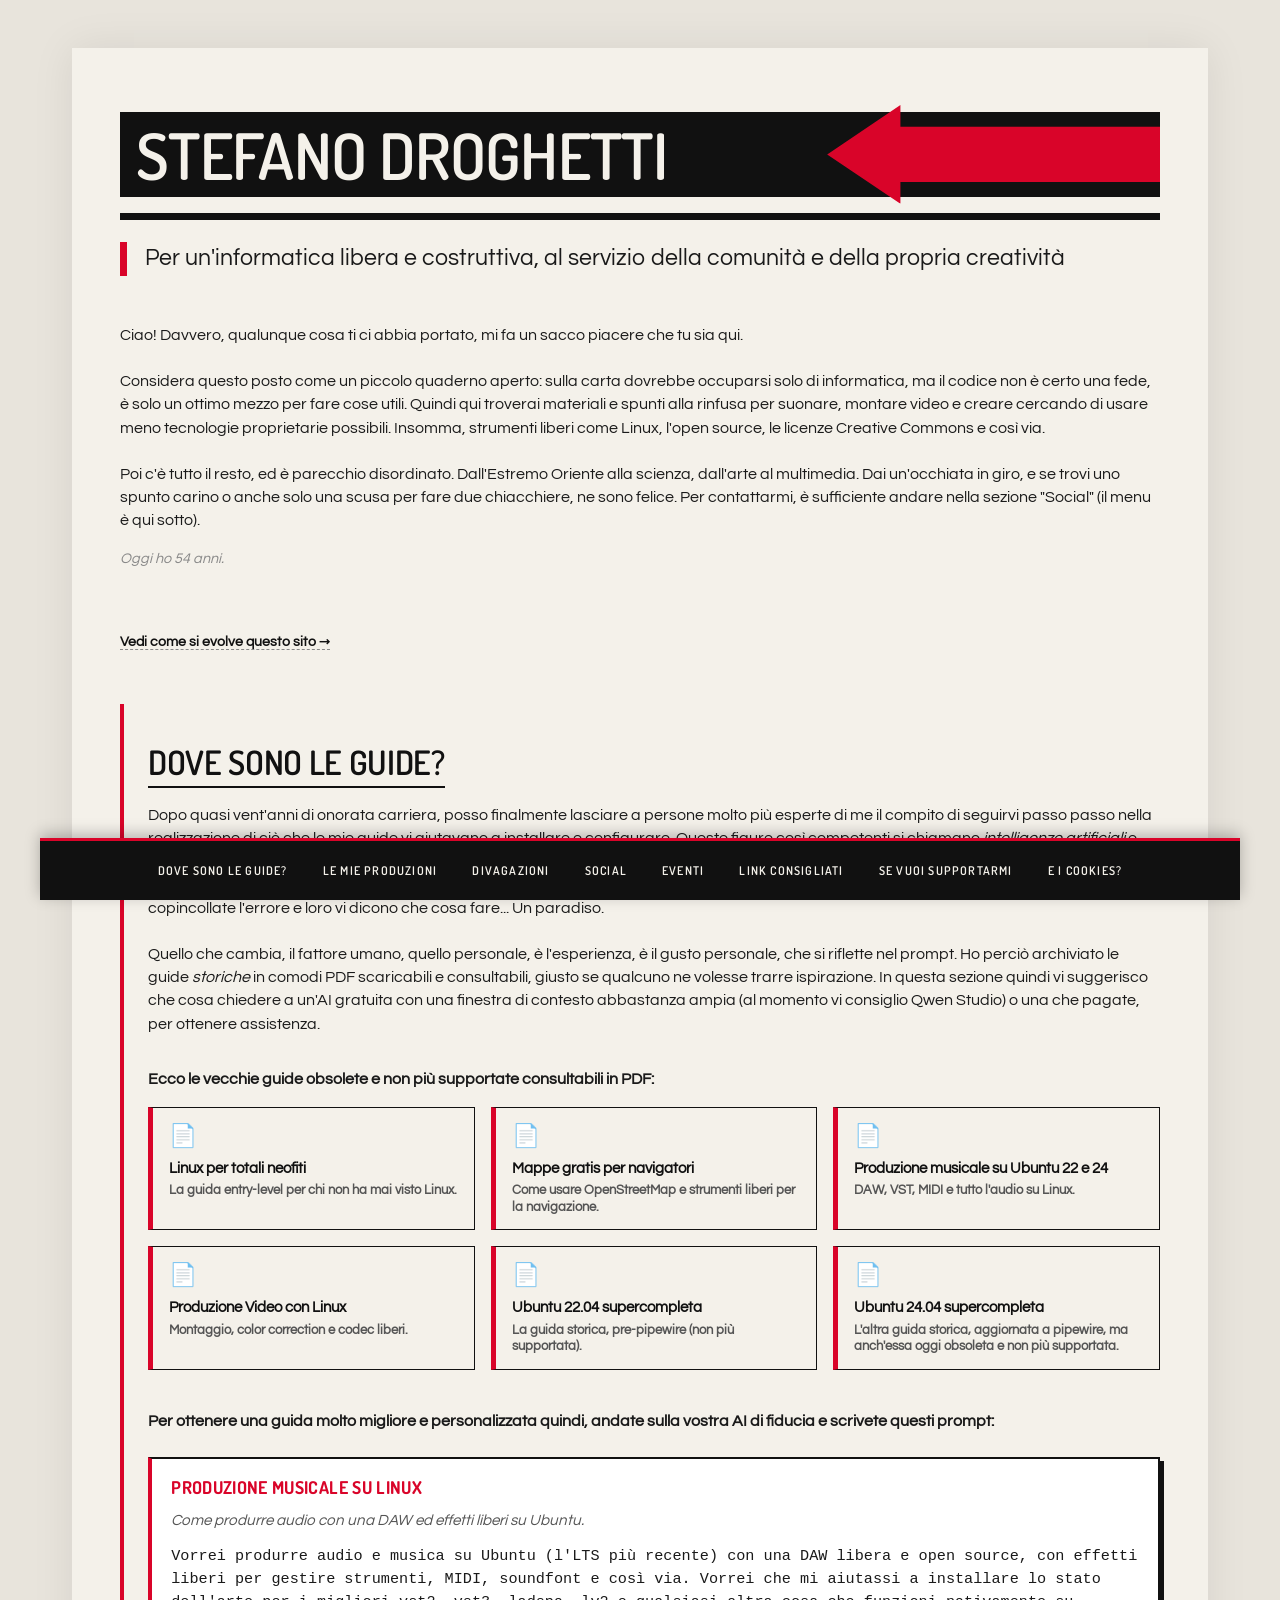
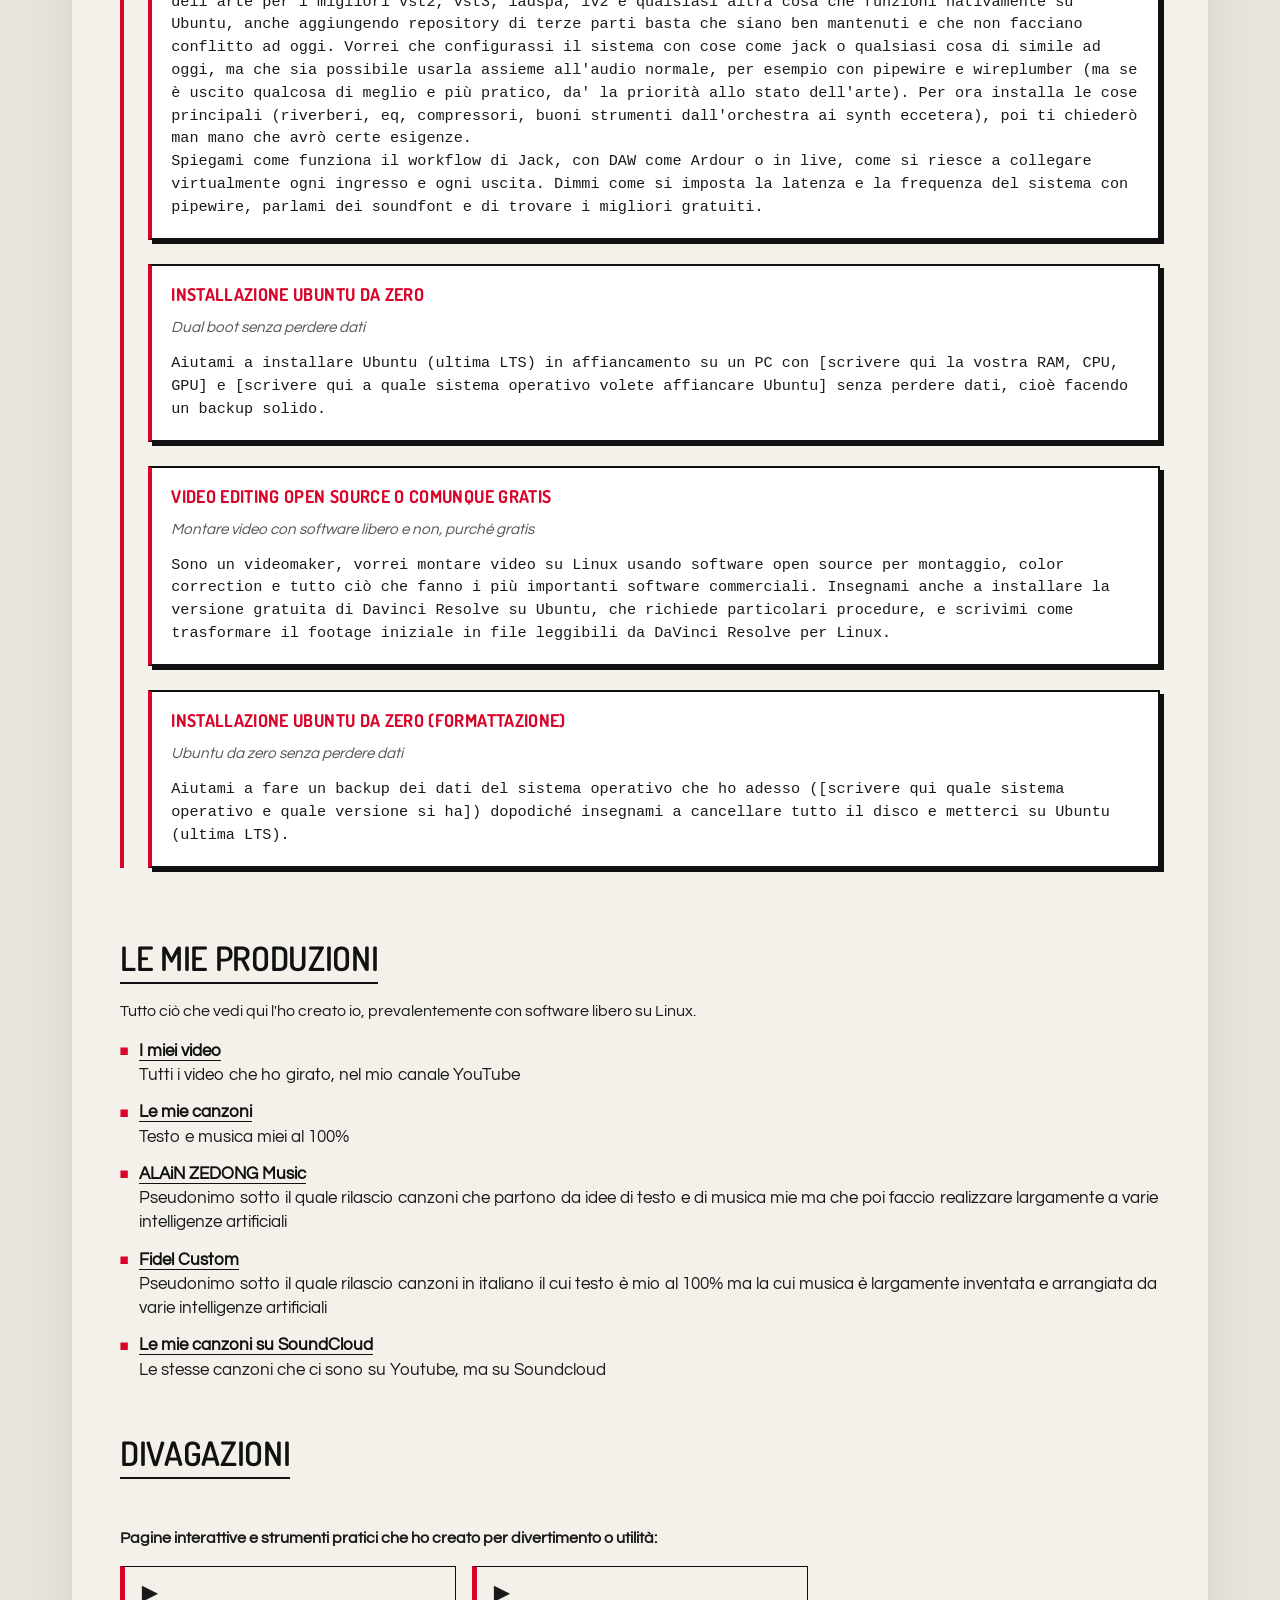
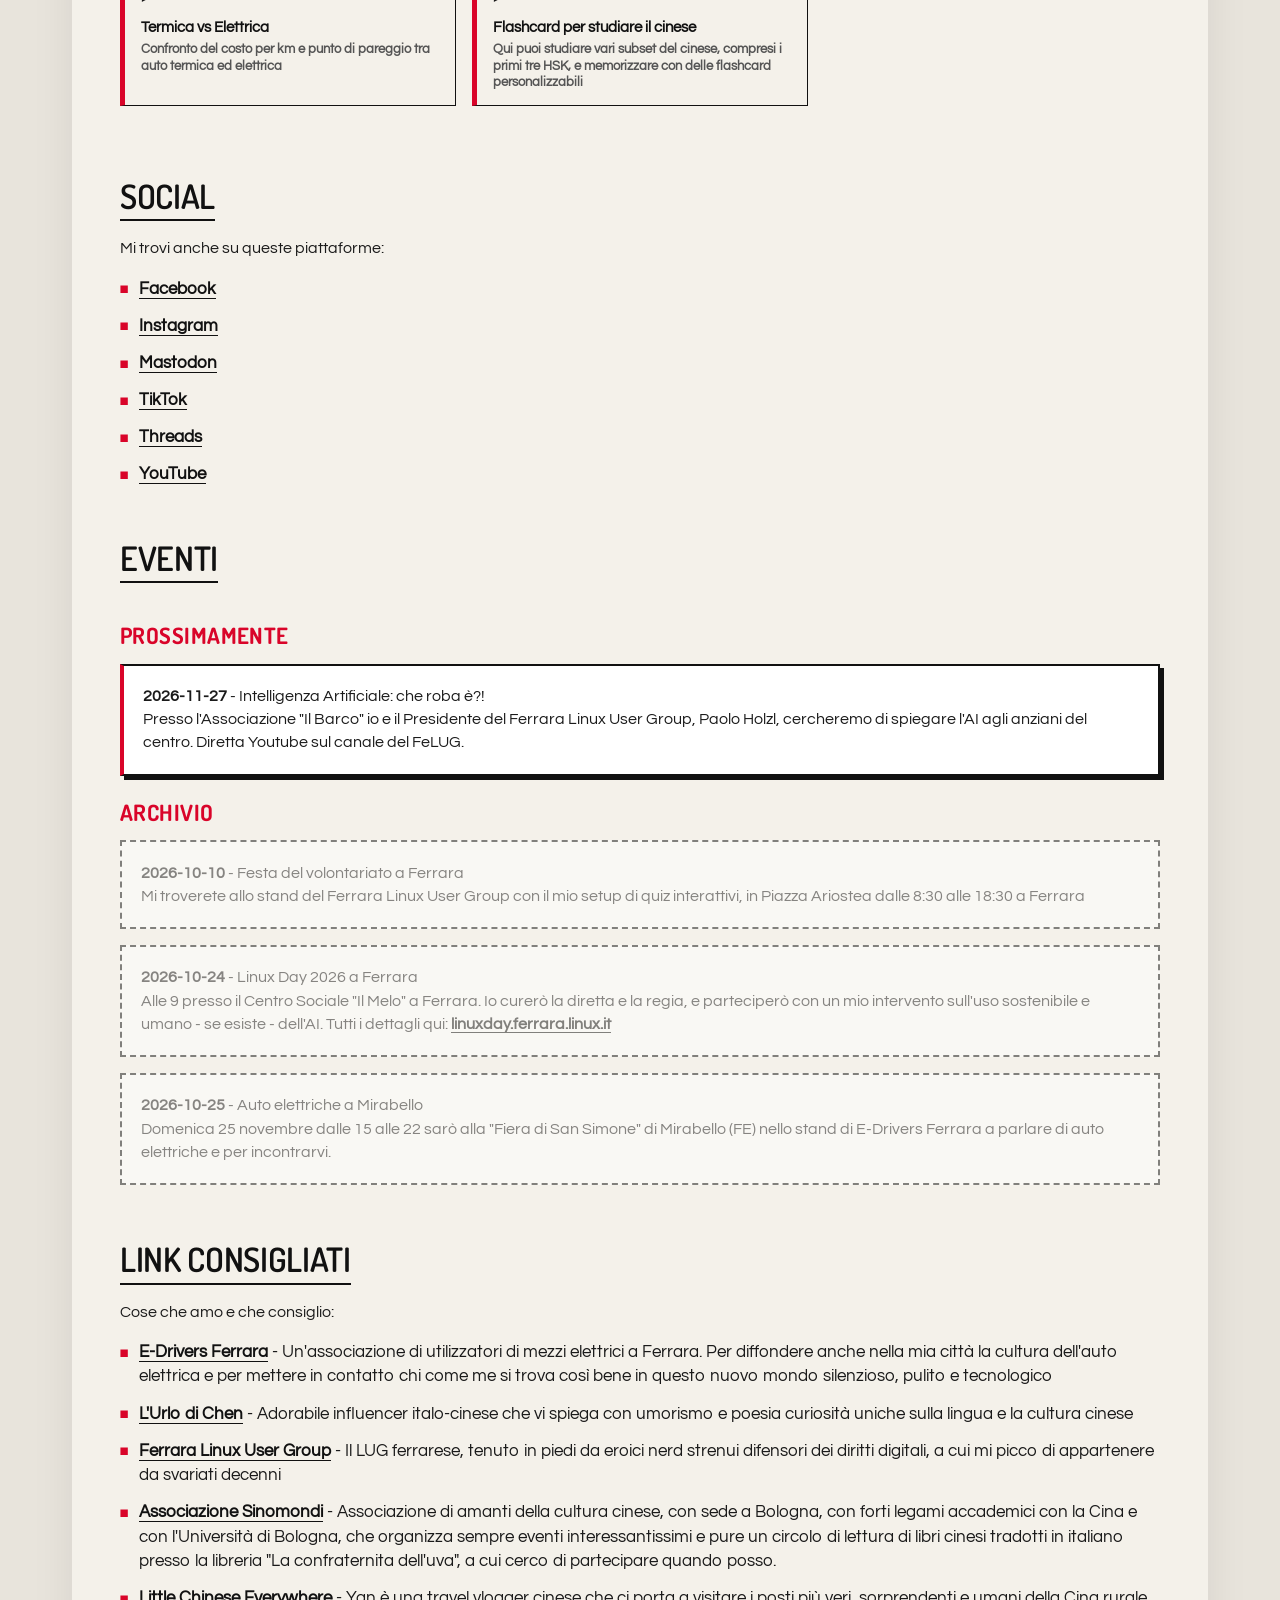
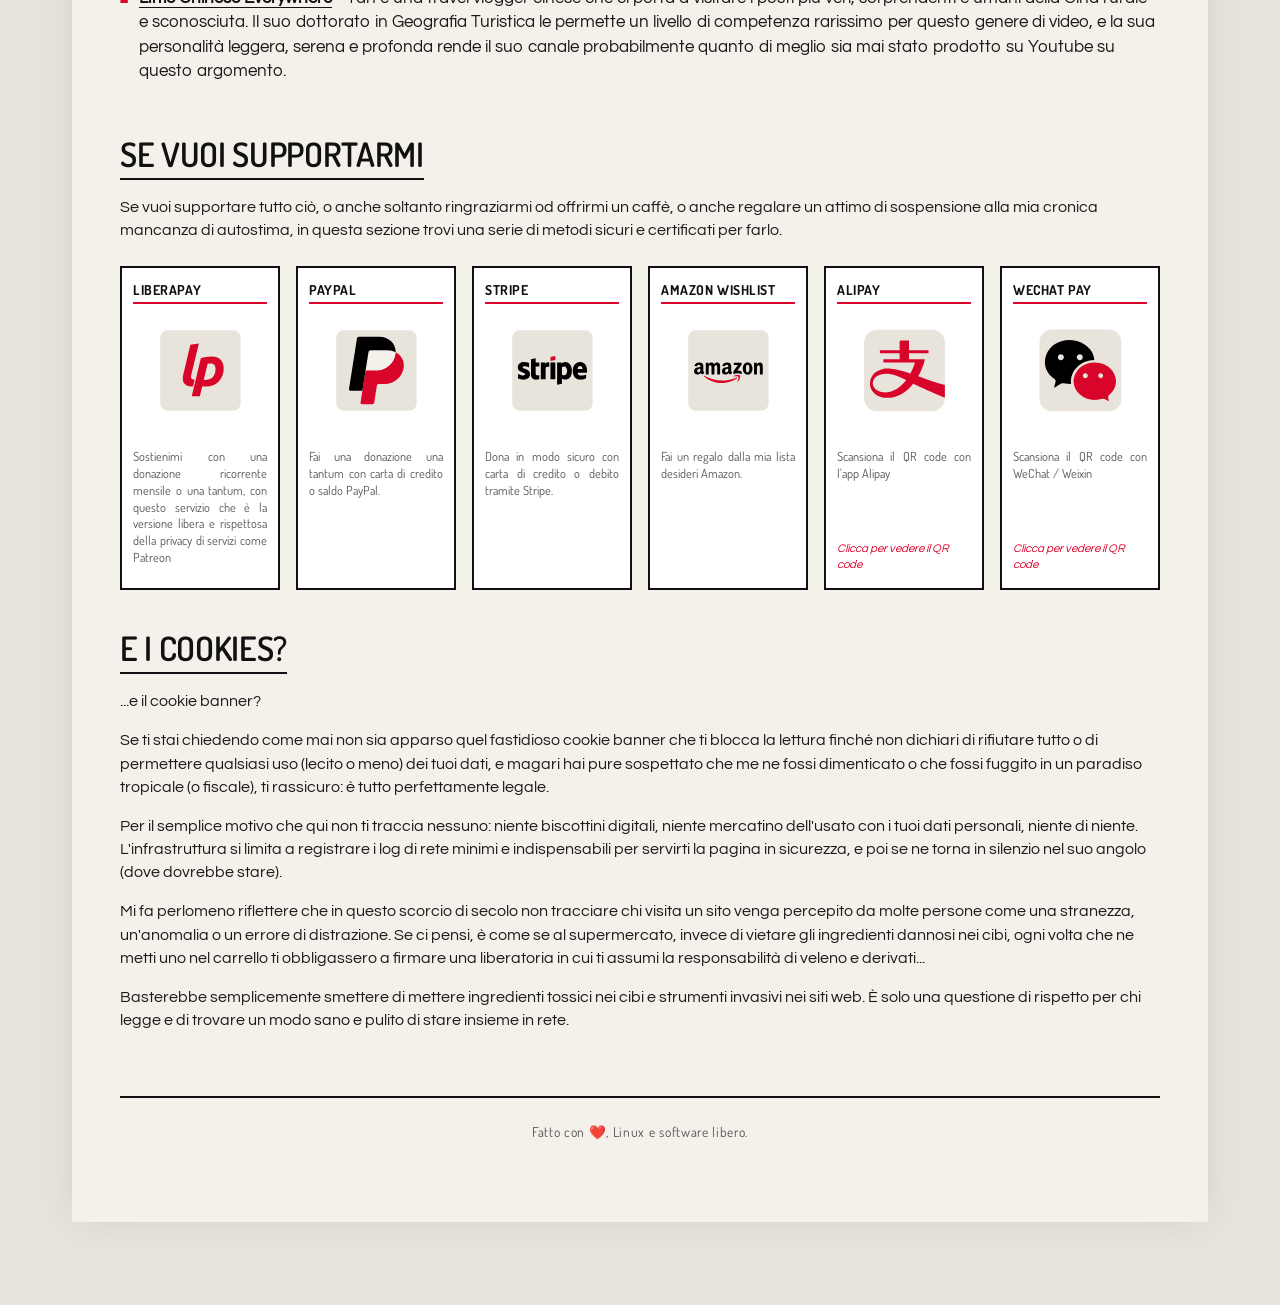
<file: index.html>
<!DOCTYPE html>
<html lang="it">
<head>
    <meta charset="UTF-8">
    <meta name="viewport" content="width=device-width, initial-scale=1.0">
    <title>Stefano Droghetti - Sito Ufficiale</title>
    <meta name="description" content="Per un'informatica libera e costruttiva, al servizio della comunità e della propria creatività">
    <link rel="icon" type="image/png" href="/favicon.png">
    <meta property="og:type" content="website">
    <meta property="og:url" content="https://stefanodroghetti.it/">
    <meta property="og:title" content="Stefano Droghetti">
    <meta property="og:description" content="Per un'informatica libera e costruttiva, al servizio della comunità e della propria creatività">
    <meta property="og:image" content="https://stefanodroghetti.it/og-image.jpg?v=1794882512">
    <link rel="canonical" href="https://stefanodroghetti.it/">
    <link rel="stylesheet" href="/style.css">
</head>
<body>
    <main>
        <header class="site-header">
            <div class="header-band">
                <h1>Stefano Droghetti</h1>
                <div class="header-arrow" aria-hidden="true"></div>
            </div>
            <div class="header-rule" aria-hidden="true"></div>
            <p class="tagline">Per un'informatica libera e costruttiva, al servizio della comunità e della propria creatività</p>
        </header>
		<section class="bio">
		<p>Ciao! Davvero, qualunque cosa ti ci abbia portato, mi fa un sacco piacere che tu sia qui.

Considera questo posto come un piccolo quaderno aperto: sulla carta dovrebbe occuparsi solo di informatica, ma il codice non è certo una fede, è solo un ottimo mezzo per fare cose utili. Quindi qui troverai materiali e spunti alla rinfusa per suonare, montare video e creare cercando di usare meno tecnologie proprietarie possibili. Insomma, strumenti liberi come Linux, l'open source, le licenze Creative Commons e così via.

Poi c'è tutto il resto, ed è parecchio disordinato. Dall'Estremo Oriente alla scienza, dall'arte al multimedia. Dai un'occhiata in giro, e se trovi uno spunto carino o anche solo una scusa per fare due chiacchiere, ne sono felice. Per contattarmi, è sufficiente andare nella sezione "Social" (il menu è qui sotto).</p>
		<p class="age">Oggi ho 54 anni.</p>
		<p style="font-size: 0.85rem; color: #888; margin-top: 0.5rem;">
		  <a href="https://github.com/stefanodroghetti/stefanodroghetti-site/commits/main/" 
			 target="_blank" rel="noopener"
			 style="border-bottom: 1px dashed #888;">
			Vedi come si evolve questo sito →
		  </a>
		</p>
		</section>
                    <nav class="site-nav">
                <ul>
                <li><a href="#manifesto">Dove sono le guide?</a></li>
                <li><a href="#productions">Le mie produzioni</a></li>
                <li><a href="#divagazioni">Divagazioni</a></li>
                <li><a href="#social">Social</a></li>
                <li><a href="#events">Eventi</a></li>
                <li><a href="#recommended">Link consigliati</a></li>
                <li><a href="#support">Se vuoi supportarmi</a></li>
                <li><a href="#cookies">E I COOKIES?</a></li>
                </ul>
            </nav>

        
        <section class="manifesto" id="manifesto">
            <h2>Dove sono le guide?</h2>
            <p class="section-desc">Dopo quasi vent'anni di onorata carriera, posso finalmente lasciare a persone molto più esperte di me il compito di seguirvi passo passo nella realizzazione di ciò che le mie guide vi aiutavano a installare e configurare. Queste figure così competenti si chiamano <i>intelligenze artificiali</i> e sono davvero molto migliori di molte persone - sicuramente di me - nello spiegarvi punto per punto che cosa fare e perché, per ogni vostra esigenza. Sono pazienti, se non capite ripetono in altre parole, vi correggono gli errori, se il terminale vi restituisce qualcosa di inaspettato voi copincollate l'errore e loro vi dicono che cosa fare... Un paradiso.

Quello che cambia, il fattore umano, quello personale, è l'esperienza, è il gusto personale, che si riflette nel prompt. Ho perciò archiviato le guide <i>storiche</i> in comodi PDF scaricabili e consultabili, giusto se qualcuno ne volesse trarre ispirazione. In questa sezione quindi vi suggerisco che cosa chiedere a un'AI gratuita con una finestra di contesto abbastanza ampia (al momento vi consiglio Qwen Studio) o una che pagate, per ottenere assistenza.</p>
            
<p class="guide-intro">Ecco le vecchie guide <b>obsolete e non più supportate</b> consultabili in PDF:</p>
<div class="guide-grid">

                <a href="/pdf/Linux%20per%20totali%20neofiti.pdf" target="_blank" rel="noopener" class="guide-box">
                    <div class="guide-icon">📄</div>
                    <div class="guide-title">Linux per totali neofiti</div>
                    <div class="guide-desc">La guida entry-level per chi non ha mai visto Linux.</div>
                </a>

                <a href="/pdf/Mappe%20gratis%20per%20navigatori.pdf" target="_blank" rel="noopener" class="guide-box">
                    <div class="guide-icon">📄</div>
                    <div class="guide-title">Mappe gratis per navigatori</div>
                    <div class="guide-desc">Come usare OpenStreetMap e strumenti liberi per la navigazione.</div>
                </a>

                <a href="/pdf/Produzione%20musicale%20su%20Ubuntu%2022%20e%2024.pdf" target="_blank" rel="noopener" class="guide-box">
                    <div class="guide-icon">📄</div>
                    <div class="guide-title">Produzione musicale su Ubuntu 22 e 24</div>
                    <div class="guide-desc">DAW, VST, MIDI e tutto l'audio su Linux.</div>
                </a>

                <a href="/pdf/Produzione%20Video%20con%20Linux.pdf" target="_blank" rel="noopener" class="guide-box">
                    <div class="guide-icon">📄</div>
                    <div class="guide-title">Produzione Video con Linux</div>
                    <div class="guide-desc">Montaggio, color correction e codec liberi.</div>
                </a>

                <a href="/pdf/Ubuntu%2022.04%20supercompleta.pdf" target="_blank" rel="noopener" class="guide-box">
                    <div class="guide-icon">📄</div>
                    <div class="guide-title">Ubuntu 22.04 supercompleta</div>
                    <div class="guide-desc">La guida storica, pre-pipewire (non più supportata).</div>
                </a>

                <a href="/pdf/Ubuntu%2024.04%20supercompleta.pdf" target="_blank" rel="noopener" class="guide-box">
                    <div class="guide-icon">📄</div>
                    <div class="guide-title">Ubuntu 24.04 supercompleta</div>
                    <div class="guide-desc">L'altra guida storica, aggiornata a pipewire, ma anch'essa oggi obsoleta e non più supportata.</div>
                </a>

</div>
<p class="prompt-intro">Per ottenere una guida molto migliore e personalizzata quindi, andate sulla vostra AI di fiducia e scrivete questi prompt:</p>

    <div class="prompt-item">
        <h3>Produzione musicale su Linux</h3>
        <p class="prompt-desc">Come produrre audio con una DAW ed effetti liberi su Ubuntu.</p>
        <div class="prompt-box"><code>Vorrei produrre audio e musica su Ubuntu (l'LTS più recente) con una DAW libera e open source, con effetti liberi per gestire strumenti, MIDI, soundfont e così via. Vorrei che mi aiutassi a installare lo stato dell'arte per i migliori vst2, vst3, ladspa, lv2 e qualsiasi altra cosa che funzioni nativamente su Ubuntu, anche aggiungendo repository di terze parti basta che siano ben mantenuti e che non facciano conflitto ad oggi. Vorrei che configurassi il sistema con cose come jack o qualsiasi cosa di simile ad oggi, ma che sia possibile usarla assieme all'audio normale, per esempio con pipewire e wireplumber (ma se è uscito qualcosa di meglio e più pratico, da' la priorità allo stato dell'arte). Per ora installa le cose principali (riverberi, eq, compressori, buoni strumenti dall'orchestra ai synth eccetera), poi ti chiederò man mano che avrò certe esigenze.
Spiegami come funziona il workflow di Jack, con DAW come Ardour o in live, come si riesce a collegare virtualmente ogni ingresso e ogni uscita. Dimmi come si imposta la latenza e la frequenza del sistema con pipewire, parlami dei soundfont e di trovare i migliori gratuiti.</code></div>
    </div>
    
    <div class="prompt-item">
        <h3>Installazione Ubuntu da zero</h3>
        <p class="prompt-desc">Dual boot senza perdere dati</p>
        <div class="prompt-box"><code>Aiutami a installare Ubuntu (ultima LTS) in affiancamento su un PC con [scrivere qui la vostra RAM, CPU, GPU] e [scrivere qui a quale sistema operativo volete affiancare Ubuntu] senza perdere dati, cioè facendo un backup solido.</code></div>
    </div>
    
    <div class="prompt-item">
        <h3>Video editing open source o comunque gratis</h3>
        <p class="prompt-desc">Montare video con software libero e non, purché gratis</p>
        <div class="prompt-box"><code>Sono un videomaker, vorrei montare video su Linux usando software open source per montaggio, color correction e tutto ciò che fanno i più importanti software commerciali. Insegnami anche a installare la versione gratuita di Davinci Resolve su Ubuntu, che richiede particolari procedure, e scrivimi come trasformare il footage iniziale in file leggibili da DaVinci Resolve per Linux.</code></div>
    </div>
    
    <div class="prompt-item">
        <h3>Installazione Ubuntu da zero (formattazione)</h3>
        <p class="prompt-desc">Ubuntu da zero senza perdere dati</p>
        <div class="prompt-box"><code>Aiutami a fare un backup dei dati del sistema operativo che ho adesso ([scrivere qui quale sistema operativo e quale versione si ha]) dopodiché insegnami a cancellare tutto il disco e metterci su Ubuntu (ultima LTS).</code></div>
    </div>
    
        </section>
        
        <section class="productions" id="productions">
            <h2>Le mie produzioni</h2>
            <p class="section-desc">Tutto ciò che vedi qui l'ho creato io, prevalentemente con software libero su Linux.</p>
            <ul>                <li><a href="https://www.youtube.com/playlist?list=PL4222A127D90E5175" target="_blank" rel="noopener">I miei video</a><br><span class="link-desc">Tutti i video che ho girato, nel mio canale YouTube</span></li>
                <li><a href="https://www.youtube.com/playlist?list=PL31A48F2BF3DDA3BD" target="_blank" rel="noopener">Le mie canzoni</a><br><span class="link-desc">Testo e musica miei al 100%</span></li>
                <li><a href="https://www.youtube.com/playlist?list=PL7z8RFuP5Euamiif9M9tEkF4ukSPasVvn" target="_blank" rel="noopener">ALAiN ZEDONG Music</a><br><span class="link-desc">Pseudonimo sotto il quale rilascio canzoni che partono da idee di testo e di musica mie ma che poi faccio realizzare largamente a varie intelligenze artificiali</span></li>
                <li><a href="https://soundcloud.com/fidel-custom" target="_blank" rel="noopener">Fidel Custom</a><br><span class="link-desc">Pseudonimo sotto il quale rilascio canzoni in italiano il cui testo è mio al 100% ma la cui musica è largamente inventata e arrangiata da varie intelligenze artificiali</span></li>
                <li><a href="https://soundcloud.com/stefano-droghetti/sets/stefano-droghetti" target="_blank" rel="noopener">Le mie canzoni su SoundCloud</a><br><span class="link-desc">Le stesse canzoni che ci sono su Youtube, ma su Soundcloud</span></li>
            </ul>
        </section>
        
        <section class="divagazioni" id="divagazioni">
            <h2>Divagazioni</h2>
            
        <p class="guide-intro">Pagine interattive e strumenti pratici che ho creato per divertimento o utilità:</p>
        <div class="guide-grid">
            
        <a href="/progetti/auto-elettriche/" class="guide-box">
            <div class="guide-icon">▶</div>
            <div class="guide-title">Termica vs Elettrica</div>
            <div class="guide-desc">Confronto del costo per km e punto di pareggio tra auto termica ed elettrica</div>
        </a>

        <a href="/progetti/flashcard-cinesi/" class="guide-box">
            <div class="guide-icon">▶</div>
            <div class="guide-title">Flashcard per studiare il cinese</div>
            <div class="guide-desc">Qui puoi studiare vari subset del cinese, compresi i primi tre HSK, e memorizzare con delle flashcard personalizzabili</div>
        </a>

        </div>
    
        </section>
        
        <section class="social" id="social">
            <h2>Social</h2>
            <p class="section-desc">Mi trovi anche su queste piattaforme:</p>
            <ul>                <li><a href="https://www.facebook.com/StefanoDroghettiHomePage/" target="_blank" rel="noopener">Facebook</a></li>
                <li><a href="https://www.instagram.com/stefano.droghetti/" target="_blank" rel="noopener">Instagram</a></li>
                <li><a href="https://mastodon.uno/@stefanodroghetti" target="_blank" rel="noopener">Mastodon</a></li>
                <li><a href="https://www.tiktok.com/@stefanodroghetti" target="_blank" rel="noopener">TikTok</a></li>
                <li><a href="https://www.threads.com/@stefano.droghetti" target="_blank" rel="noopener">Threads</a></li>
                <li><a href="https://www.youtube.com/@StefanoDroghetti" target="_blank" rel="noopener">YouTube</a></li>
            </ul>
        </section>
        
        <section class="events" id="events">
            <h2>Eventi</h2>
            <h3>Prossimamente</h3>
                            <div class="event future"><strong>2026-11-27</strong> - Intelligenza Artificiale: che roba è?!<br>Presso l'Associazione "Il Barco" io e il Presidente del Ferrara Linux User Group, Paolo Holzl, cercheremo di spiegare l'AI agli anziani del centro. Diretta Youtube sul canale del FeLUG.</div>

            <h3>Archivio</h3>
                            <div class="event past"><strong>2026-10-10</strong> - Festa del volontariato a Ferrara<br>Mi troverete allo stand del Ferrara Linux User Group con il mio setup di quiz interattivi, in Piazza Ariostea dalle 8:30 alle 18:30 a Ferrara</div>
                <div class="event past"><strong>2026-10-24</strong> - Linux Day 2026 a Ferrara<br>Alle 9 presso il Centro Sociale "Il Melo" a Ferrara. Io curerò la diretta e la regia, e parteciperò con un mio intervento sull'uso sostenibile e umano - se esiste - dell'AI. Tutti i dettagli qui: <a href="https://linuxday.ferrara.linux.it/" target="_blank">linuxday.ferrara.linux.it</a></div>
                <div class="event past"><strong>2026-10-25</strong> - Auto elettriche a Mirabello<br>Domenica 25 novembre dalle 15 alle 22 sarò alla "Fiera di San Simone" di Mirabello (FE) nello stand di E-Drivers Ferrara a parlare di auto elettriche e per incontrarvi. </div>

        </section>
        
        <section class="recommended" id="recommended">
            <h2>Link consigliati</h2>
            <p class="section-desc">Cose che amo e che consiglio:</p>
            <ul>                <li><a href="https://www.e-drivers-ferrara.it/" target="_blank" rel="noopener">E-Drivers Ferrara</a> - Un'associazione di utilizzatori di mezzi elettrici a Ferrara. Per diffondere anche nella mia città la cultura dell'auto elettrica e per mettere in contatto chi come me si trova così bene in questo nuovo mondo silenzioso, pulito e tecnologico</li>
                <li><a href="https://www.instagram.com/lurlo.di.chen/" target="_blank" rel="noopener">L'Urlo di Chen</a> - Adorabile influencer italo-cinese che vi spiega con umorismo e poesia curiosità uniche sulla lingua e la cultura cinese</li>
                <li><a href="https://www.ferrara.linux.it/" target="_blank" rel="noopener">Ferrara Linux User Group</a> - Il LUG ferrarese, tenuto in piedi da eroici nerd strenui difensori dei diritti digitali, a cui mi picco di appartenere da svariati decenni</li>
                <li><a href="https://www.sinomondi.org/" target="_blank" rel="noopener">Associazione Sinomondi</a> - Associazione di amanti della cultura cinese, con sede a Bologna, con forti legami accademici con la Cina e con l'Università di Bologna, che organizza sempre eventi interessantissimi e pure un circolo di lettura di libri cinesi tradotti in italiano presso la libreria "La confraternita dell'uva", a cui cerco di partecipare quando posso.</li>
                <li><a href="https://www.youtube.com/@littlechineseeverywhere/videos" target="_blank" rel="noopener">Little Chinese Everywhere</a> - Yan è una travel vlogger cinese che ci porta a visitare i posti più veri, sorprendenti e umani della Cina rurale e sconosciuta. Il suo dottorato in Geografia Turistica le permette un livello di competenza rarissimo per questo genere di video, e la sua personalità leggera, serena e profonda rende il suo canale probabilmente quanto di meglio sia mai stato prodotto su Youtube su questo argomento.</li>
            </ul>
        </section>
        
        <section class="support" id="support">
            <h2>Se vuoi supportarmi</h2>
            <p class="section-desc">Se vuoi supportare tutto ciò, o anche soltanto ringraziarmi od offrirmi un caffè, o anche regalare un attimo di sospensione alla mia cronica mancanza di autostima, in questa sezione trovi una serie di metodi sicuri e certificati per farlo.</p>
            <div class="support-grid">
                
            <div class="support-box">
                <h3>Liberapay</h3>
                
                <a href="https://liberapay.com/stefanodroghetti/donate" target="_blank" rel="noopener" class="support-box-inner">
                    <div class="support-logo"><svg width="171.45mm" height="171.45003mm" viewBox="0 0 171.45 171.45003" version="1.1" id="svg1" xml:space="preserve" xmlns="http://www.w3.org/2000/svg" xmlns:svg="http://www.w3.org/2000/svg"><defs id="defs1"/><g id="layer1" transform="translate(-1020.6013,-71.7542)"><rect style="font-variation-settings:'wght' 400;fill:#ffffff;fill-opacity:1;stroke-width:5.44538" id="rect4" width="171.45001" height="171.45001" x="1020.6012" y="71.754196" rx="0.010638594"/><g id="g4" transform="matrix(1.2448957,0,0,1.2448957,-263.68822,-36.589721)"><path d="m 1152.3642,197.72272 c 0,5.53693 -4.4866,10.02781 -10.0278,10.02781 h -83.662 c -5.5359,0 -10.0278,-4.49196 -10.0278,-10.02781 v -83.662 c 0,-5.53693 4.4919,-10.02782 10.0278,-10.02782 h 83.662 c 5.5412,0 10.0278,4.49089 10.0278,10.02782 v 83.662" fill="#f6c915" id="path1-29" style="fill:#e8e4dc;fill-opacity:1;stroke-width:1.07618"/><g fill="#ffffff" id="g3" transform="matrix(1.076177,0,0,1.076177,873.04248,-217.21885)" style="fill:#d90429;fill-opacity:1"><path d="m 202.45,366.03 c -3.104,0 -5.541,-0.405 -7.311,-1.213 -1.77,-0.809 -3.039,-1.912 -3.803,-3.313 -0.766,-1.398 -1.137,-3 -1.115,-4.818 0.021,-1.814 0.272,-3.748 0.754,-5.803 l 8.327,-34.817 10.164,-1.573 -9.114,37.768 c -0.175,0.786 -0.273,1.508 -0.295,2.163 -0.023,0.655 0.098,1.235 0.36,1.737 0.262,0.504 0.71,0.908 1.344,1.213 0.633,0.307 1.519,0.504 2.656,0.591 l -1.967,8.06" id="path2" style="fill:#d90429;fill-opacity:1"/><path d="m 239.16,344.33 c 0,3.19 -0.525,6.108 -1.574,8.753 -1.049,2.646 -2.503,4.929 -4.36,6.852 -1.858,1.925 -4.087,3.421 -6.688,4.491 -2.601,1.07 -5.432,1.607 -8.49,1.607 -1.487,0 -2.973,-0.132 -4.459,-0.395 l -2.951,11.869 h -9.704 l 10.884,-45.37 c 1.748,-0.524 3.748,-0.994 5.999,-1.41 2.252,-0.415 4.689,-0.622 7.312,-0.622 2.448,0 4.558,0.371 6.327,1.114 1.771,0.743 3.224,1.76 4.361,3.049 1.136,1.29 1.977,2.798 2.523,4.524 0.546,1.726 0.82,3.574 0.82,5.542 m -23.802,13.442 c 0.743,0.175 1.661,0.262 2.754,0.262 1.704,0 3.256,-0.316 4.655,-0.951 1.398,-0.633 2.59,-1.518 3.574,-2.655 0.982,-1.136 1.747,-2.501 2.294,-4.098 0.546,-1.595 0.819,-3.354 0.819,-5.278 0,-1.879 -0.416,-3.475 -1.245,-4.787 -0.831,-1.311 -2.273,-1.967 -4.327,-1.967 -1.4,0 -2.711,0.131 -3.935,0.394 l -4.589,19.08" id="path3-1" style="fill:#d90429;fill-opacity:1"/></g></g></g><style type="text/css" id="style1"> .st0{fill-rule:evenodd;clip-rule:evenodd;fill:#635BFF;} </style></svg></div>
                    <p class="support-desc">Sostienimi con una donazione ricorrente mensile o una tantum, con questo servizio che è la versione libera e rispettosa della privacy di servizi come Patreon</p>
                </a>
            
            </div>
        
            <div class="support-box">
                <h3>PayPal</h3>
                
                <a href="https://www.paypal.com/ncp/payment/9NQHGCH4CF934" target="_blank" rel="noopener" class="support-box-inner">
                    <div class="support-logo"><svg width="171.45006mm" height="171.45004mm" viewBox="0 0 171.45006 171.45004" version="1.1" id="svg1" xml:space="preserve" xmlns="http://www.w3.org/2000/svg" xmlns:svg="http://www.w3.org/2000/svg"><defs id="defs1"/><g id="layer1" transform="translate(-1022.9514,-301.22583)"><rect style="font-variation-settings:'wght' 400;fill:#ffffff;fill-opacity:1;stroke-width:5.44538" id="rect4-2-2" width="171.45001" height="171.45001" x="1022.9513" y="301.22583" rx="0.010638594"/><path d="m 1173.2351,439.02608 c 0,6.8929 -5.5853,12.48358 -12.4835,12.48358 h -104.1505 c -6.8916,0 -12.4835,-5.59203 -12.4835,-12.48358 V 334.87561 c 0,-6.8929 5.5919,-12.48359 12.4835,-12.48359 h 104.1505 c 6.8982,0 12.4835,5.59069 12.4835,12.48359 v 104.15047" fill="#f6c915" id="path1-29-5-7" style="fill:#e8e4dc;fill-opacity:1;stroke-width:1.33973"/><path clip-path="none" d="m 1099.0905,354.41273 a 3.1258723,3.1258723 0 0 0 -3.0878,2.63791 l -5.1318,32.53982 -4.7149,29.9002 v 0.025 l 0.01,-0.025 4.7149,-29.9002 c 0.2397,-1.51966 1.5481,-2.63792 3.0861,-2.63792 h 15.0337 c 15.13,0 27.9717,-11.03848 30.317,-25.99655 0.1788,-1.13648 0.2745,-2.26213 0.2961,-3.37298 v -0.002 0 c -3.845,-2.01731 -8.3602,-3.16858 -13.3075,-3.16858 z" fill="#001c64" id="path1-7" style="fill:#f4f1ea;fill-opacity:1;stroke-width:0.569375"/><path clip-path="none" d="m 1139.6056,357.58187 c -0.021,1.11085 -0.1179,2.23764 -0.2962,3.37412 -2.3452,14.95807 -15.1869,25.99655 -30.3169,25.99655 h -15.0338 c -1.5378,0 -2.8463,1.11826 -3.086,2.63792 l -4.715,29.9002 -2.9591,18.75922 a 2.5394155,2.5394155 0 0 0 2.5081,2.93399 h 16.3184 a 3.1258723,3.1258723 0 0 0 3.0877,-2.63792 l 4.2988,-27.26227 c 0.2408,-1.51967 1.5498,-2.63964 3.0877,-2.63964 h 9.6087 c 15.1301,0 27.9701,-11.03791 30.3154,-25.99484 1.6648,-10.61828 -3.6783,-20.27774 -12.8173,-25.06733 z" fill="#0070e0" id="path2-0" style="fill:#d90429;fill-opacity:1;stroke-width:0.569375"/><path clip-path="none" d="m 1080.5505,332.7178 a 3.1258723,3.1258723 0 0 0 -3.0877,2.63963 l -12.8047,81.19752 a 2.5394155,2.5394155 0 0 0 2.5081,2.93571 h 18.9892 l 4.715,-29.9002 5.1318,-32.53982 a 3.1258723,3.1258723 0 0 1 3.0878,-2.63791 h 27.2059 c 4.9483,0 9.4635,1.15298 13.3091,3.16743 0.2619,-13.61776 -10.9748,-24.86236 -26.4259,-24.86236 z" fill="#003087" id="path3-9" style="fill:#000000;fill-opacity:1;stroke-width:0.569375"/></g><style type="text/css" id="style1"> .st0{fill-rule:evenodd;clip-rule:evenodd;fill:#635BFF;} </style></svg></div>
                    <p class="support-desc">Fai una donazione una tantum con carta di credito o saldo PayPal.</p>
                </a>
            
            </div>
        
            <div class="support-box">
                <h3>Stripe</h3>
                
                <a href="https://donate.stripe.com/7sYfZhdHicXD8ZY3qibEA02" target="_blank" rel="noopener" class="support-box-inner">
                    <div class="support-logo"><svg width="171.45mm" height="171.45001mm" viewBox="0 0 171.45 171.45001" version="1.1" id="svg1" xml:space="preserve" xmlns="http://www.w3.org/2000/svg" xmlns:svg="http://www.w3.org/2000/svg"><defs id="defs1"/><g id="layer1" transform="translate(-1268.2513,-73.870866)"><rect style="font-variation-settings:'wght' 400;fill:#ffffff;fill-opacity:1;stroke-width:5.44538" id="rect4-2" width="171.45001" height="171.45001" x="1268.2512" y="73.870857" rx="0.010638594"/><path d="m 1418.535,211.6711 c 0,6.8929 -5.5853,12.48358 -12.4835,12.48358 H 1301.901 c -6.8916,0 -12.4835,-5.59203 -12.4835,-12.48358 V 107.52063 c 0,-6.8929 5.5919,-12.483588 12.4835,-12.483588 h 104.1505 c 6.8982,0 12.4835,5.590688 12.4835,12.483588 V 211.6711" fill="#f6c915" id="path1-29-5" style="fill:#e8e4dc;fill-opacity:1;stroke-width:1.33973"/><g id="g11" transform="matrix(0.73333329,0,0,0.73333329,361.06037,42.558902)"><path class="st0" d="m 1429.7471,160.64823 c 0,-10.77631 -5.2197,-19.27949 -15.1962,-19.27949 -10.0187,0 -16.0803,8.50318 -16.0803,19.1953 0,12.67059 7.1561,19.06902 17.4273,19.06902 5.0093,0 8.7978,-1.13656 11.6603,-2.73617 v -8.41899 c -2.8625,1.43122 -6.1459,2.31522 -10.3133,2.31522 -4.0832,0 -7.7034,-1.43123 -8.1664,-6.39844 h 20.5844 c 0,-0.54723 0.084,-2.73617 0.084,-3.74645 z m -20.7949,-3.99902 c 0,-4.75673 2.9046,-6.73519 5.5566,-6.73519 2.5677,0 5.3039,1.97846 5.3039,6.73519 z" id="path1-6" style="fill:#000000;fill-opacity:1;stroke-width:0.42095"/><path class="st0" d="m 1382.2219,141.36874 c -4.1253,0 -6.7773,1.93637 -8.2506,3.28341 l -0.5472,-2.60989 h -9.2609 v 49.08272 l 10.5237,-2.23103 0.042,-11.91287 c 1.5154,1.09447 3.7465,2.65198 7.4508,2.65198 7.535,0 14.3965,-6.06167 14.3965,-19.40578 -0.042,-12.20753 -6.9878,-18.85854 -14.3544,-18.85854 z m -2.5257,29.00343 c -2.4836,0 -3.9569,-0.884 -4.9672,-1.97846 l -0.042,-15.61723 c 1.0945,-1.22076 2.6099,-2.06266 5.0093,-2.06266 3.8307,0 6.4826,4.29369 6.4826,9.80813 0,5.64072 -2.6098,9.85022 -6.4826,9.85022 z" id="path2-06" style="fill:#000000;fill-opacity:1;stroke-width:0.42095"/><polygon class="st0" points="248.9,56.3 248.9,36 223.8,41.3 223.8,61.7 " id="polygon2" style="fill:#d90429;fill-opacity:1" transform="matrix(0.42094959,0,0,0.42094959,1255.474,112.91255)"/><rect x="1349.6825" y="142.08435" class="st0" width="10.565835" height="36.833088" id="rect2" style="fill:#000000;fill-opacity:1;stroke-width:0.42095"/><path class="st0" d="m 1338.359,145.19938 -0.6735,-3.11502 h -9.0926 v 36.83309 h 10.5238 v -24.96231 c 2.4836,-3.24132 6.6931,-2.65199 7.998,-2.18894 v -9.68184 c -1.347,-0.50514 -6.2721,-1.43123 -8.7557,3.11502 z" id="path3-2" style="fill:#000000;fill-opacity:1;stroke-width:0.42095"/><path class="st0" d="m 1317.3115,132.94975 -10.2712,2.18894 -0.042,33.71806 c 0,6.23005 4.6726,10.8184 10.9026,10.8184 3.4518,0 5.9775,-0.63142 7.3666,-1.38913 v -8.54528 c -1.347,0.54724 -7.998,2.48361 -7.998,-3.74645 v -14.94371 h 7.998 v -8.96622 h -7.998 z" id="path4" style="fill:#000000;fill-opacity:1;stroke-width:0.42095"/><path class="st0" d="m 1288.8553,152.77648 c 0,-1.64171 1.347,-2.27313 3.5781,-2.27313 3.1992,0 7.2403,0.96818 10.4395,2.69408 v -9.89232 c -3.4939,-1.38913 -6.9456,-1.93637 -10.4395,-1.93637 -8.5453,0 -14.2281,4.46207 -14.2281,11.91288 0,11.6182 15.9961,9.76603 15.9961,14.77533 0,1.93636 -1.6838,2.56779 -4.0412,2.56779 -3.4938,0 -7.9559,-1.43123 -11.4919,-3.3676 v 10.0186 c 3.9149,1.6838 7.8718,2.39941 11.4919,2.39941 8.7558,0 14.7754,-4.33578 14.7754,-11.87077 -0.042,-12.5443 -16.0803,-10.31327 -16.0803,-15.0279 z" id="path5" style="fill:#000000;fill-opacity:1;stroke-width:0.42095"/></g></g><style type="text/css" id="style1"> .st0{fill-rule:evenodd;clip-rule:evenodd;fill:#635BFF;} </style></svg></div>
                    <p class="support-desc">Dona in modo sicuro con carta di credito o debito tramite Stripe.</p>
                </a>
            
            </div>
        
            <div class="support-box">
                <h3>Amazon Wishlist</h3>
                
                <a href="https://www.amazon.it/hz/wishlist/ls/3HHKM0MTD4GFQ?ref_=wl_share" target="_blank" rel="noopener" class="support-box-inner">
                    <div class="support-logo"><svg width="171.45mm" height="171.45001mm" viewBox="0 0 171.45 171.45001" version="1.1" id="svg1" xml:space="preserve" xmlns:xlink="http://www.w3.org/1999/xlink" xmlns="http://www.w3.org/2000/svg" xmlns:svg="http://www.w3.org/2000/svg"><defs id="defs1"/><g id="layer1" transform="translate(-1275.6596,-284.47921)"><rect style="font-variation-settings:'wght' 400;fill:#ffffff;fill-opacity:1;stroke-width:5.44538" id="rect4-2-2-3" width="171.45001" height="171.45001" x="1275.6595" y="284.47919" rx="0.010638594"/><path d="m 1425.9433,422.27943 c 0,6.8929 -5.5853,12.48358 -12.4835,12.48358 h -104.1505 c -6.8916,0 -12.4835,-5.59203 -12.4835,-12.48358 V 318.12896 c 0,-6.8929 5.5918,-12.48359 12.4835,-12.48359 h 104.1505 c 6.8982,0 12.4835,5.59069 12.4835,12.48359 v 104.15047" fill="#f6c915" id="path1-29-5-4" style="fill:#e8e4dc;fill-opacity:1;stroke-width:1.33973"/><g id="g10" transform="matrix(0.69145874,0,0,0.69145874,426.99651,133.66101)"><g id="g8" style="fill:#d90429;fill-opacity:1"><path d="m 1370.5134,360.99362 c -9.2603,6.82556 -22.6825,10.46724 -34.2388,10.46724 -16.2038,0 -30.7913,-5.99317 -41.8273,-15.96098 -0.8671,-0.78383 -0.09,-1.85206 0.9503,-1.24164 11.91,6.9296 26.6363,11.09846 41.8481,11.09846 10.2592,0 21.5449,-2.12258 31.922,-6.52728 1.5676,-0.66591 2.8786,1.0266 1.3457,2.1642" id="path8" style="fill:#d90429;fill-opacity:1;stroke-width:0.264583"/><path d="m 1374.3631,356.58892 c -1.1792,-1.51217 -7.8244,-0.71447 -10.8071,-0.3607 -0.9087,0.11098 -1.0474,-0.67978 -0.2289,-1.24858 5.2926,-3.72493 13.9771,-2.64976 14.9899,-1.40119 1.0127,1.25552 -0.2636,9.96088 -5.2371,14.11586 -0.763,0.63817 -1.4914,0.29828 -1.1515,-0.54798 1.1168,-2.78849 3.6209,-9.03831 2.4347,-10.55741" id="path10" style="fill:#d90429;fill-opacity:1;stroke-width:0.264583"/></g><g id="g9" style="fill:#000000;fill-opacity:1"><path d="m 1363.7641,328.68321 v -3.62087 c 0,-0.54799 0.4162,-0.91562 0.9156,-0.91562 h 16.2107 c 0.5203,0 0.9365,0.37457 0.9365,0.91562 v 3.10063 c -0.01,0.52024 -0.444,1.20002 -1.2209,2.27519 l -8.4001,11.99328 c 3.1214,-0.0763 6.4163,0.38844 9.2464,1.98385 0.6382,0.3607 0.8116,0.88787 0.8601,1.40812 v 3.86365 c 0,0.52718 -0.5827,1.14452 -1.1931,0.82545 -4.9873,-2.61508 -11.6117,-2.89948 -17.1263,0.0277 -0.5618,0.30521 -1.1514,-0.3052 -1.1514,-0.83238 v -3.66943 c 0,-0.5896 0.01,-1.59541 0.5965,-2.49022 l 9.732,-13.95632 h -8.4696 c -0.5202,0 -0.9364,-0.36763 -0.9364,-0.90869" id="path12" style="fill:#000000;fill-opacity:1;stroke-width:0.264583"/><path d="m 1304.6301,351.27552 h -4.9319 c -0.4717,-0.0347 -0.8462,-0.38844 -0.8809,-0.83932 v -25.31143 c 0,-0.50636 0.4231,-0.90869 0.9503,-0.90869 h 4.5989 c 0.4786,0.0208 0.8601,0.38845 0.8948,0.84626 v 3.30873 h 0.09 c 1.2,-3.19774 3.4544,-4.6891 6.4926,-4.6891 3.0868,0 5.0151,1.49136 6.4024,4.6891 1.1931,-3.19774 3.9053,-4.6891 6.8117,-4.6891 2.0671,0 4.3284,0.85319 5.7088,2.76768 1.5607,2.12952 1.2416,5.22321 1.2416,7.9354 l -0.01,15.97485 c 0,0.50637 -0.4231,0.91562 -0.9503,0.91562 h -4.925 c -0.4924,-0.0347 -0.8878,-0.43006 -0.8878,-0.91562 v -13.41526 c 0,-1.06823 0.097,-3.73186 -0.1388,-4.7446 -0.3676,-1.69945 -1.4705,-2.17807 -2.8994,-2.17807 -1.1931,0 -2.4417,0.7977 -2.9481,2.07402 -0.5063,1.27633 -0.4578,3.41278 -0.4578,4.84865 v 13.41526 c 0,0.50637 -0.4231,0.91562 -0.9503,0.91562 h -4.9249 c -0.4995,-0.0347 -0.8879,-0.43006 -0.8879,-0.91562 l -0.01,-13.41526 c 0,-2.82318 0.4647,-6.97817 -3.0382,-6.97817 -3.5446,0 -3.4059,4.05094 -3.4059,6.97817 v 13.41526 c 0,0.50637 -0.4231,0.91562 -0.9503,0.91562" id="path14" style="fill:#000000;fill-opacity:1;stroke-width:0.264583"/><path d="m 1395.7832,323.68197 c 7.318,0 11.2788,6.2845 11.2788,14.2754 0,7.72037 -4.377,13.84533 -11.2788,13.84533 -7.1863,0 -11.0985,-6.2845 -11.0985,-14.11586 0,-7.87991 3.9608,-14.00487 11.0985,-14.00487 m 0.042,5.16772 c -3.6347,0 -3.8637,4.95269 -3.8637,8.03945 0,3.0937 -0.048,9.69728 3.8221,9.69728 3.822,0 4.0024,-5.32725 4.0024,-8.57356 0,-2.13645 -0.09,-4.6891 -0.7353,-6.71457 -0.5549,-1.76188 -1.6578,-2.4486 -3.2255,-2.4486" id="path16" style="fill:#000000;fill-opacity:1;stroke-width:0.264583"/><path d="m 1416.5512,351.27552 h -4.9111 c -0.4925,-0.0347 -0.8879,-0.43006 -0.8879,-0.91562 l -0.01,-25.31837 c 0.042,-0.46475 0.4509,-0.82545 0.9503,-0.82545 h 4.5712 c 0.43,0.0208 0.7838,0.31215 0.8809,0.70753 v 3.87059 h 0.09 c 1.3804,-3.46133 3.3157,-5.11223 6.7215,-5.11223 2.2128,0 4.37,0.7977 5.7573,2.98271 1.2902,2.02547 1.2902,5.43131 1.2902,7.87991 v 15.93324 c -0.056,0.44393 -0.4647,0.79769 -0.9503,0.79769 h -4.9457 c -0.4509,-0.0347 -0.8255,-0.36763 -0.874,-0.79769 V 336.7296 c 0,-2.76768 0.3191,-6.81862 -3.0868,-6.81862 -1.2,0 -2.3029,0.80464 -2.8509,2.02547 -0.6937,1.54685 -0.7838,3.08677 -0.7838,4.79315 v 13.6303 c -0.01,0.50637 -0.437,0.91562 -0.9642,0.91562" id="path18" style="fill:#000000;fill-opacity:1;stroke-width:0.264583"/><use xlink:href="#path30" transform="translate(64.655481)" id="use28" x="0" y="0" style="fill:#000000;fill-opacity:1"/><path d="m 1286.1859,339.18514 v -1.06823 c -3.5654,0 -7.332,0.76302 -7.332,4.96656 0,2.12952 1.1029,3.57232 2.9966,3.57232 1.3873,0 2.629,-0.85319 3.4128,-2.2405 0.9711,-1.70639 0.9226,-3.30873 0.9226,-5.23015 m 4.9734,12.02102 c -0.326,0.29133 -0.7977,0.31214 -1.1653,0.11792 -1.637,-1.35956 -1.9283,-1.99078 -2.8301,-3.28792 -2.7053,2.76075 -4.6197,3.58619 -8.1296,3.58619 -4.1481,0 -7.3805,-2.55958 -7.3805,-7.68568 0,-4.00239 2.1711,-6.72845 5.2579,-8.06026 2.6775,-1.17922 6.4163,-1.38731 9.2742,-1.71333 v -0.63816 c 0,-1.17228 0.09,-2.55959 -0.5966,-3.57231 -0.6035,-0.9087 -1.7549,-1.28327 -2.7677,-1.28327 -1.8798,0 -3.5584,0.96418 -3.9677,2.9619 -0.083,0.44395 -0.4092,0.88095 -0.8532,0.90176 l -4.7862,-0.51331 c -0.4023,-0.0902 -0.8462,-0.41619 -0.7353,-1.03354 1.103,-5.79895 6.34,-7.54696 11.0291,-7.54696 2.4001,0 5.5354,0.63816 7.4291,2.45554 2.4,2.2405 2.1711,5.23015 2.1711,8.48339 v 7.68568 c 0,2.30987 0.9573,3.3226 1.859,4.57118 0.3191,0.44394 0.3885,0.97805 -0.014,1.31101 -1.0058,0.83932 -2.7954,2.40004 -3.7804,3.27405 l -0.014,-0.0139" id="path30" style="fill:#000000;fill-opacity:1;stroke-width:0.264583"/></g></g></g><style type="text/css" id="style1"> .st0{fill-rule:evenodd;clip-rule:evenodd;fill:#635BFF;} </style></svg></div>
                    <p class="support-desc">Fai un regalo dalla mia lista desideri Amazon.</p>
                </a>
            
            </div>
        
            <div class="support-box">
                <h3>Alipay</h3>
                
                <div class="support-box-inner" data-modal="alipay">
                    <div class="support-logo"><svg width="171.45mm" height="171.45003mm" viewBox="0 0 171.45 171.45003" version="1.1" id="svg1" xml:space="preserve" xmlns="http://www.w3.org/2000/svg" xmlns:svg="http://www.w3.org/2000/svg"><defs id="defs1"/><g id="layer1" transform="translate(-1500.2961,-71.488289)"><rect style="font-variation-settings:'wght' 400;fill:#ffffff;fill-opacity:1;stroke-width:5.44538" id="rect4-2-2-31" width="171.45001" height="171.45001" x="1500.2961" y="71.488289" rx="0.010638594"/><g transform="matrix(1.2248229,0,0,-1.2248229,1630.0876,91.829799)" id="g3989" style="fill:#e8e4dc;fill-opacity:1"><path id="path3991" style="fill:#e8e4dc;fill-opacity:1;fill-rule:nonzero;stroke:none" d="m 0,0 h -71.95 c -9.37,0 -16.958,-7.655 -16.958,-17.104 v -72.559 c 0,-9.443 7.588,-17.101 16.958,-17.101 H 0 c 9.368,0 16.952,7.658 16.952,17.101 v 72.559 C 16.952,-7.655 9.368,0 0,0"/></g><g transform="matrix(1.2248229,0,0,-1.2248229,1556.2263,192.39035)" id="g3993" style="fill:#d90429;fill-opacity:1"><path id="path3995" style="fill:#d90429;fill-opacity:1;fill-rule:nonzero;stroke:none" d="m 0,0 c -16.469,0 -21.338,13.083 -13.199,20.241 2.716,2.419 7.679,3.6 10.325,3.865 9.783,0.975 18.839,-2.789 29.526,-8.05 C 19.14,6.173 9.572,0 0,0 m 58.554,15.064 c -4.236,1.431 -9.92,3.619 -16.251,5.929 3.802,6.666 6.839,14.257 8.835,22.507 H 30.271 v 7.58 h 25.562 v 4.231 H 30.271 V 67.947 H 19.839 c -1.83,0 -1.83,-1.822 -1.83,-1.822 V 55.311 H -7.844 V 51.08 H 18.009 V 43.5 H -3.336 V 39.27 H 38.062 C 36.547,34.006 34.513,29.064 32.099,24.574 18.666,29.044 4.332,32.667 -4.673,30.437 -10.432,29.006 -14.141,26.452 -16.32,23.776 -26.321,11.504 -19.148,-7.136 1.973,-7.136 c 12.488,0 24.518,7.022 33.842,18.594 C 49.722,4.716 77.256,-6.86 77.256,-6.86 V 9.638 c 0,0 -3.458,0.278 -18.702,5.426"/></g></g><style type="text/css" id="style1"> .st0{fill-rule:evenodd;clip-rule:evenodd;fill:#635BFF;} </style></svg></div>
                    <p class="support-desc">Scansiona il QR code con l'app Alipay </p>
                    <span class="support-hint">Clicca per vedere il QR code</span>
                </div>
            
            </div>
        
            <div class="support-box">
                <h3>WeChat Pay</h3>
                
                <div class="support-box-inner" data-modal="wechat">
                    <div class="support-logo"><svg width="171.45013mm" height="171.45001mm" viewBox="0 0 171.45014 171.45001" version="1.1" id="svg1" xml:space="preserve" xmlns="http://www.w3.org/2000/svg" xmlns:svg="http://www.w3.org/2000/svg"><defs id="defs1"/><g id="layer1" transform="translate(-1500.2778,-283.95138)"><rect style="font-variation-settings:'wght' 400;fill:#ffffff;fill-opacity:1;stroke-width:5.44538" id="rect4-2-2-4" width="171.45001" height="171.45001" x="1500.278" y="283.95135" rx="0.010638594"/><path fill="#2dc100" d="m 1651.6196,415.60803 c 0,10.87225 -8.8132,19.68501 -19.685,19.68501 h -91.8633 c -10.8722,0 -19.685,-8.81276 -19.685,-19.68501 V 323.7447 c 0,-10.87181 8.8132,-19.685 19.685,-19.685 h 91.8633 c 10.8718,0 19.685,8.81319 19.685,19.685 z" id="path1-61" style="fill:#e8e4dc;fill-opacity:1;stroke-width:0.437444"/><path d="m 1608.2265,353.00099 c -10.5919,0.55336 -19.8023,3.7642 -27.28,11.01835 -7.5551,7.32894 -11.0039,16.30967 -10.0612,27.44264 -4.1399,-0.51269 -7.9107,-1.07699 -11.7029,-1.39633 -1.3097,-0.11023 -2.864,0.0464 -3.9733,0.67236 -3.6824,2.07786 -7.2126,4.42387 -11.3968,7.03935 0.7677,-3.47243 1.2647,-6.51311 2.1444,-9.43786 0.647,-2.1496 0.3473,-3.34602 -1.633,-4.74584 -12.7148,-8.97679 -18.0743,-22.41115 -14.0634,-36.24227 3.7108,-12.79525 12.8237,-20.55508 25.206,-24.60013 16.9006,-5.52055 35.894,0.11068 46.1709,13.52885 3.7117,4.84688 5.9878,10.28694 6.5893,16.72088 z m -48.7475,-4.30971 c 0.098,-2.52974 -2.0945,-4.80882 -4.6982,-4.88494 -2.6658,-0.0783 -4.8583,1.95888 -4.9361,4.58573 -0.079,2.66229 1.9575,4.7957 4.6426,4.86395 2.6618,0.0674 4.8932,-1.97244 4.9917,-4.56474 z m 25.4334,-4.88669 c -2.6133,0.0481 -4.8215,2.27384 -4.7751,4.81364 0.048,2.63254 2.2139,4.69203 4.9011,4.65966 2.6942,-0.0324 4.7375,-2.11373 4.7122,-4.80183 -0.022,-2.63867 -2.179,-4.72003 -4.8382,-4.67147 z" id="path2-6" style="fill:#000000;fill-opacity:1;stroke-width:0.437444"/><path d="m 1632.0226,419.03322 c -3.3539,-1.49343 -6.4305,-3.73402 -9.7061,-4.0761 -3.2629,-0.34077 -6.6929,1.54155 -10.1067,1.89063 -10.3985,1.06387 -19.7143,-1.8342 -27.3958,-8.93786 -14.6093,-13.51266 -12.5219,-34.23178 4.3806,-45.30525 15.0222,-9.84162 37.0533,-6.56079 47.6447,7.09491 9.2427,11.91599 8.1566,27.73398 -3.1269,37.74446 -3.2651,2.89719 -4.4401,5.28127 -2.3451,9.10059 0.3867,0.70516 0.4309,1.59799 0.6553,2.48862 z m -38.1776,-36.96361 c 2.1352,0.002 3.8933,-1.66885 3.9742,-3.77777 0.085,-2.23272 -1.7104,-4.10542 -3.9462,-4.11461 -2.2134,-0.0101 -4.0678,1.88889 -3.9908,4.08836 0.073,2.10148 1.843,3.80139 3.9628,3.80402 z m 24.6111,-7.88363 c -2.0717,-0.0144 -3.832,1.68154 -3.9164,3.77471 -0.09,2.2384 1.65,4.07655 3.8652,4.08223 2.1426,0.007 3.8355,-1.61329 3.9134,-3.7454 0.083,-2.24365 -1.6575,-4.09623 -3.8622,-4.11154 z" id="path3-3" style="fill:#d90429;fill-opacity:1;stroke-width:0.437444"/></g><style type="text/css" id="style1"> .st0{fill-rule:evenodd;clip-rule:evenodd;fill:#635BFF;} </style></svg></div>
                    <p class="support-desc">Scansiona il QR code con WeChat / Weixin</p>
                    <span class="support-hint">Clicca per vedere il QR code</span>
                </div>
            
            </div>
        
            </div>
        </section>
        
            <div id="modal-alipay" class="qrcode-modal" onclick="closeModal('alipay')">
                <div class="modal-content" onclick="event.stopPropagation()">
                    <button class="modal-close" onclick="closeModal('alipay')">✕</button>
                    <h3>Alipay</h3>
                    <img src="/alipay-qr.png" alt="QR Code Alipay" class="modal-qr-image">
                    <p class="modal-instructions">Scansiona con l'app Alipay per supportare il progetto.</p>
                    <p class="modal-mobile-hint">Sei su smartphone? Fai uno screenshot, poi apri l'app → Scansiona → Album → seleziona l'immagine.</p>
                </div>
            </div>
            
            <div id="modal-wechat" class="qrcode-modal" onclick="closeModal('wechat')">
                <div class="modal-content" onclick="event.stopPropagation()">
                    <button class="modal-close" onclick="closeModal('wechat')">✕</button>
                    <h3>WeChat Pay</h3>
                    <img src="/wechat-qr.png" alt="QR Code WeChat Pay" class="modal-qr-image">
                    <p class="modal-instructions">Scansiona con l'app WeChat Pay per supportare il progetto.</p>
                    <p class="modal-mobile-hint">Sei su smartphone? Fai uno screenshot, poi apri l'app → Scansiona → Album → seleziona l'immagine.</p>
                </div>
            </div>
            
        
        <section class="cookies" id="cookies">
            <h2>E I COOKIES?</h2>
            <p>...e il cookie banner?</p><p>Se ti stai chiedendo come mai non sia apparso quel fastidioso cookie banner che ti blocca la lettura finché non dichiari di rifiutare tutto o di permettere qualsiasi uso (lecito o meno) dei tuoi dati, e magari hai pure sospettato che me ne fossi dimenticato o che fossi fuggito in un paradiso tropicale (o fiscale), ti rassicuro: è tutto perfettamente legale.</p><p>Per il semplice motivo che qui non ti traccia nessuno: niente biscottini digitali, niente mercatino dell'usato con i tuoi dati personali, niente di niente. L'infrastruttura si limita a registrare i log di rete minimi e indispensabili per servirti la pagina in sicurezza, e poi se ne torna in silenzio nel suo angolo (dove dovrebbe stare).</p><p>Mi fa perlomeno riflettere che in questo scorcio di secolo non tracciare chi visita un sito venga percepito da molte persone come una stranezza, un'anomalia o un errore di distrazione. Se ci pensi, è come se al supermercato, invece di vietare gli ingredienti dannosi nei cibi, ogni volta che ne metti uno nel carrello ti obbligassero a firmare una liberatoria in cui ti assumi la responsabilità di veleno e derivati...</p><p>Basterebbe semplicemente smettere di mettere ingredienti tossici nei cibi e strumenti invasivi nei siti web. È solo una questione di rispetto per chi legge e di trovare un modo sano e pulito di stare insieme in rete.</p>
        </section>
        <footer>
            <p>Fatto con ❤️, Linux e software libero.</p>
        </footer>
    </main>
    <button id="back-to-top" class="back-to-top" aria-label="Torna in cima" title="Torna in cima"></button>

<script>
const navLinks = document.querySelectorAll(".site-nav a");
const sections = document.querySelectorAll("section[id]");
window.addEventListener("scroll", () => {
    let current = "";
    sections.forEach(section => {
        const sectionTop = section.offsetTop;
        if (scrollY >= (sectionTop - 200)) {
            current = section.getAttribute("id");
        }
    });
    navLinks.forEach(link => {
        link.style.color = "";
        if (link.getAttribute("href") === "#" + current) {
            link.style.color = "#d90429";
        }
    });
});
function adjustBodyPadding() {
    const nav = document.querySelector(".site-nav");
    if (nav) {
        document.body.style.paddingBottom = (nav.offsetHeight + 20) + "px";
        document.documentElement.style.setProperty("--nav-h", nav.offsetHeight + "px");
    }
}
window.addEventListener("resize", adjustBodyPadding);
window.addEventListener("load", adjustBodyPadding);
adjustBodyPadding();

function openModal(id) {
    const modal = document.getElementById('modal-' + id);
    if (modal) {
        modal.classList.add('active');
        document.body.style.overflow = 'hidden';
    }
}
function closeModal(id) {
    const modal = document.getElementById('modal-' + id);
    if (modal) {
        modal.classList.remove('active');
        document.body.style.overflow = '';
    }
}
document.addEventListener('DOMContentLoaded', function() {
    document.querySelectorAll('.support-box-inner[data-modal]').forEach(box => {
        box.addEventListener('click', function() {
            openModal(this.getAttribute('data-modal'));
        });
    });
    document.addEventListener('keydown', function(e) {
        if (e.key === 'Escape') {
            document.querySelectorAll('.qrcode-modal').forEach(modal => {
                modal.classList.remove('active');
            });
            document.body.style.overflow = '';
        }
    });
});
// Cuneo rosso "torna su"
const backToTop = document.getElementById("back-to-top");
if (backToTop) {
    backToTop.addEventListener("click", () => {
        window.scrollTo({ top: 0, behavior: "smooth" });
    });
    window.addEventListener("scroll", () => {
        backToTop.classList.toggle("visible", window.scrollY > 600);
    });
}
</script>

</body>
</html>
</file>
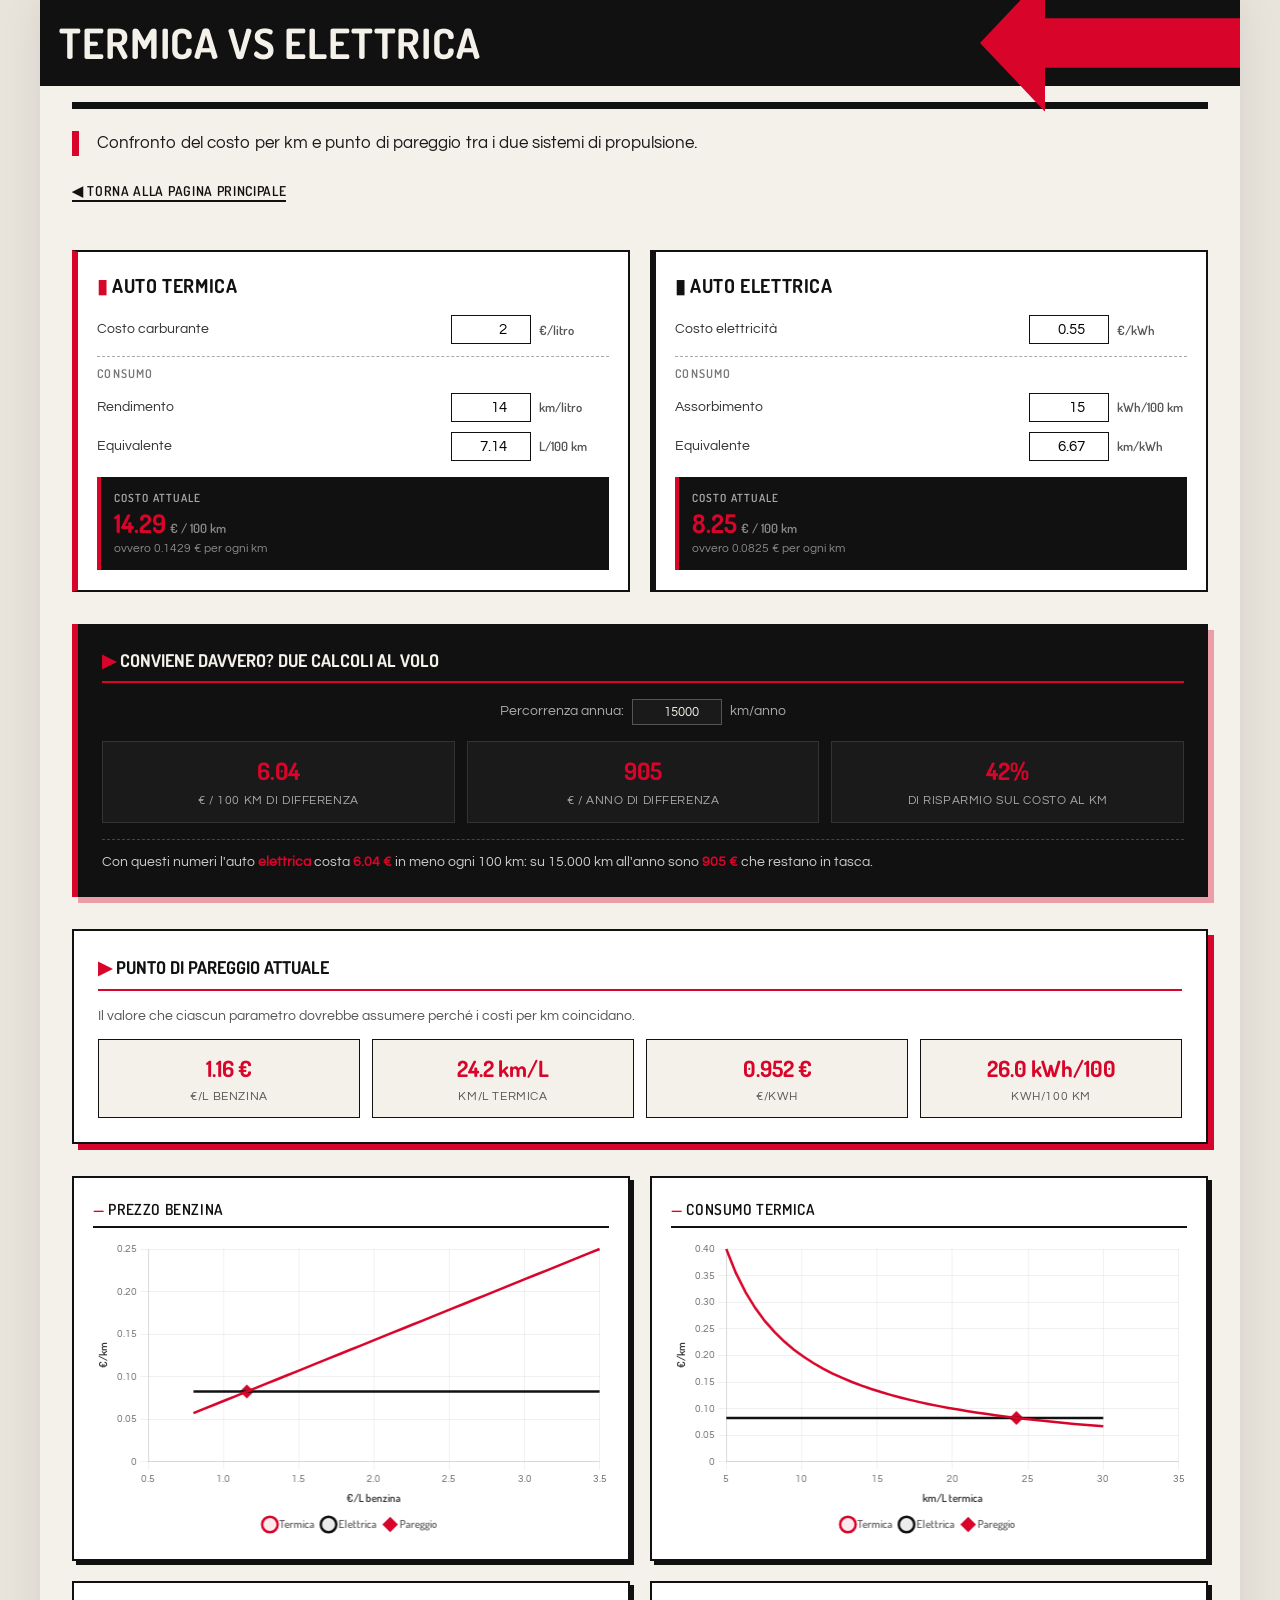
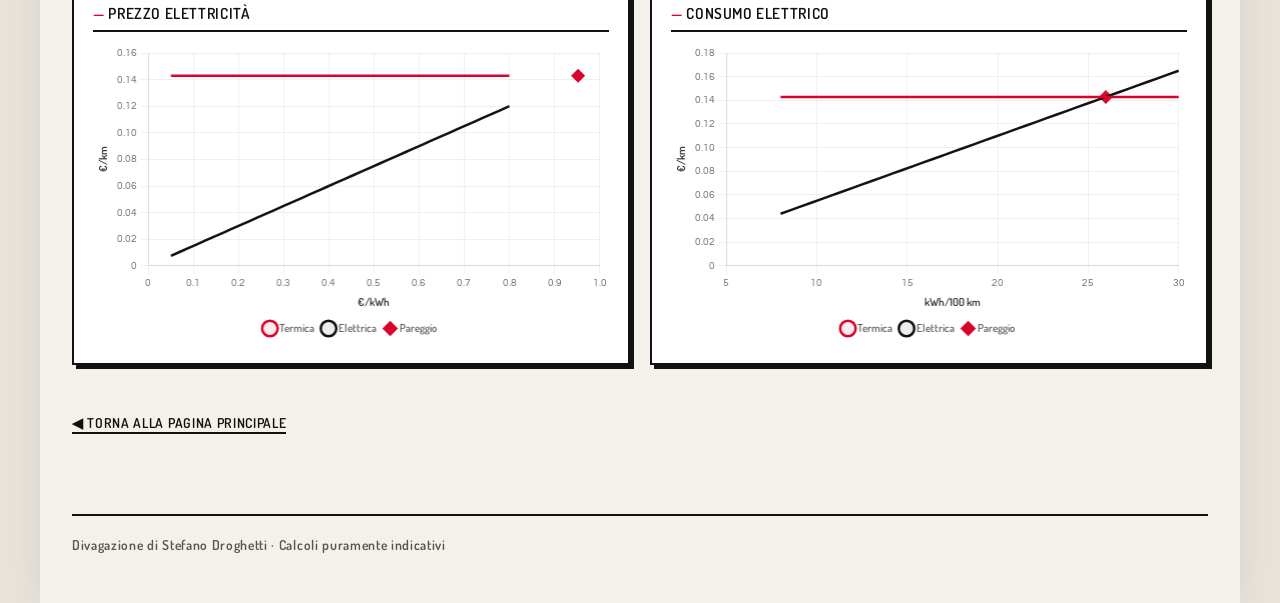
<file: progetti/auto-elettriche/index.html>
<!DOCTYPE html>
<html lang="it">
<head>
<meta charset="UTF-8">
<meta name="viewport" content="width=device-width, initial-scale=1.0">
<title>Termica vs Elettrica — Divagazioni</title>
<meta name="description" content="Confronto del costo per km e punto di pareggio tra auto termica ed elettrica.">
<link rel="icon" type="image/png" href="/favicon.png">

<style>
  /* === Font locali dal sito principale === */
  @font-face {
    font-family: 'Dosis';
    font-style: normal;
    font-weight: 600;
    src: url('/fonts/Dosis-SemiBold.ttf') format('truetype');
  }
  @font-face {
    font-family: 'Dosis';
    font-style: normal;
    font-weight: 700;
    src: url('/fonts/Dosis-Bold.ttf') format('truetype');
  }
  @font-face {
    font-family: 'Questrial';
    src: url('/fonts/Questrial-Regular.ttf') format('truetype');
  }

  /* === Base costruttivista === */
  * { box-sizing: border-box; margin: 0; padding: 0; }
  body {
    font-family: 'Questrial', sans-serif;
    background: #e8e4dc;
    color: #111;
    line-height: 1.45;
  }
  main {
    background: #f4f1ea;
    max-width: 1200px;
    margin: 0 auto;
    padding: 3rem 2rem;
    box-shadow: 0 0 40px rgba(0,0,0,0.08);
  }

  /* === Header costruttivista (banda nera + freccia rossa) === */
  .page-header {
    position: relative;
    background: #111;
    padding: 0.8em 1.2rem;
    margin: -3rem -2rem 0;
  }
  .page-header h1 {
    font-family: 'Dosis', sans-serif;
    font-weight: 700;
    color: #f4f1ea;
    font-size: clamp(1.6rem, 5vw, 2.6rem);
    text-transform: uppercase;
    letter-spacing: 0.02em;
    position: relative;
    z-index: 2;
  }
  .page-header .arrow {
    position: absolute;
    right: 0;
    top: 50%;
    transform: translateY(-50%);
    height: 160%;
    width: clamp(100px, 22vw, 260px);
    background: #d90429;
    clip-path: polygon(0 50%, 25% 0, 25% 32%, 100% 32%, 100% 68%, 25% 68%, 25% 100%);
    z-index: 1;
  }
  .header-rule {
    height: 7px;
    background: #111;
    margin: 1rem 0 1.4rem;
  }
  .tagline {
    font-size: 1.05rem;
    color: #1a1a1a;
    border-left: 7px solid #d90429;
    padding-left: 1.1rem;
    margin: 0 0 1.5rem;
    max-width: 46em;
  }
  .back-link {
    display: inline-block;
    font-family: 'Dosis', sans-serif;
    font-weight: 600;
    text-transform: uppercase;
    font-size: 0.85rem;
    color: #111;
    text-decoration: none;
    border-bottom: 2px solid #111;
    margin-bottom: 2rem;
    letter-spacing: 0.05em;
  }
  .back-link:hover {
    background: #d90429;
    color: #fff;
    border-bottom-color: #d90429;
  }

  /* === Form inputs === */
  .inputs {
    display: grid;
    grid-template-columns: 1fr 1fr;
    gap: 20px;
    margin: 1rem 0 2rem;
  }
  .group {
    background: #fff;
    border: 2px solid #111;
    padding: 1.2rem;
  }
  .group.termica { border-left: 6px solid #d90429; }
  .group.elettrica { border-left: 6px solid #111; }
  .group h3 {
    font-family: 'Dosis', sans-serif;
    font-weight: 700;
    font-size: 1.2rem;
    text-transform: uppercase;
    letter-spacing: 0.03em;
    margin-bottom: 1rem;
    color: #111;
  }
  .group.termica h3::before { content: "▮ "; color: #d90429; }
  .group.elettrica h3::before { content: "▮ "; color: #111; }

  .field {
    display: grid;
    grid-template-columns: 1fr auto auto;
    align-items: center;
    gap: 8px;
    margin: 10px 0;
  }
  .field label { font-size: 0.9rem; color: #333; }
  .field input {
    width: 80px;
    padding: 6px 8px;
    border: 1px solid #111;
    font-family: 'Questrial', sans-serif;
    font-size: 0.95rem;
    text-align: right;
    background: #fff;
  }
  .field input:focus { outline: 2px solid #d90429; outline-offset: 1px; }
  .field .unit {
    font-size: 0.8rem;
    color: #555;
    font-family: 'Dosis', sans-serif;
    font-weight: 600;
    min-width: 70px;
  }
  .field-sep {
    border-top: 1px dashed #aaa;
    margin: 12px 0 8px;
    padding-top: 8px;
    font-size: 0.75rem;
    color: #777;
    font-family: 'Dosis', sans-serif;
    text-transform: uppercase;
    letter-spacing: 0.1em;
  }

  /* === Blocchi "costo attuale" nei due box === */
  .cost-display {
    margin-top: 1rem;
    padding: 0.8rem;
    background: #111;
    border-left: 4px solid #d90429;
  }
  .cost-display .label {
    font-family: 'Dosis', sans-serif;
    font-size: 0.7rem;
    text-transform: uppercase;
    letter-spacing: 0.1em;
    color: #aaa;
    margin-bottom: 0.2rem;
  }
  .cost-display .value {
    font-family: 'Dosis', sans-serif;
    font-weight: 700;
    font-size: 1.6rem;
    color: #d90429;
    line-height: 1.1;
  }
  .cost-display .value small {
    font-size: 0.5em;
    font-weight: 500;
    color: #888;
    margin-left: 0.3em;
  }
  .cost-display .sub {
    font-size: 0.75rem;
    color: #888;
    margin-top: 0.2rem;
  }

  /* === Il conto della serva (risparmio) === */
  .savings {
    background: #111;
    color: #f4f1ea;
    padding: 1.5rem;
    margin: 2rem 0;
    border-left: 6px solid #d90429;
    box-shadow: 6px 6px 0 rgba(217,4,41,0.35);
  }
  .savings h3 {
    font-family: 'Dosis', sans-serif;
    font-weight: 700;
    font-size: 1.1rem;
    text-transform: uppercase;
    color: #f4f1ea;
    border-bottom: 2px solid #d90429;
    padding-bottom: 0.5rem;
    margin-bottom: 1rem;
  }
  .savings h3::before { content: "▶ "; color: #d90429; }
  .savings-km {
    display: flex;
    align-items: center;
    justify-content: center;
    gap: 8px;
    margin-bottom: 1rem;
    font-size: 0.85rem;
    color: #aaa;
  }
  .savings-km input {
    width: 90px;
    padding: 5px 7px;
    border: 1px solid #555;
    background: #1a1a1a;
    color: #f4f1ea;
    font-family: 'Questrial', sans-serif;
    text-align: right;
  }
  .savings-km input:focus { outline: 2px solid #d90429; outline-offset: 1px; }
  .savings-grid {
    display: grid;
    grid-template-columns: repeat(3, 1fr);
    gap: 12px;
    margin-bottom: 1rem;
  }
  .savings-item {
    background: #1a1a1a;
    border: 1px solid #333;
    padding: 12px 8px;
    text-align: center;
  }
  .savings-item .val {
    font-family: 'Dosis', sans-serif;
    font-weight: 700;
    font-size: 1.5rem;
    color: #d90429;
  }
  .savings-item .lbl {
    font-size: 0.72rem;
    color: #aaa;
    text-transform: uppercase;
    letter-spacing: 0.05em;
    margin-top: 4px;
  }
  .savings-note {
    font-size: 0.9rem;
    color: #ccc;
    border-top: 1px dashed #444;
    padding-top: 0.8rem;
  }
  .savings-note strong { color: #d90429; }

  /* === Break even === */
  .break-even {
    background: #fff;
    border: 2px solid #111;
    padding: 1.5rem;
    margin: 2rem 0;
    box-shadow: 6px 6px 0 #d90429;
  }
  .break-even h3 {
    font-family: 'Dosis', sans-serif;
    font-weight: 700;
    font-size: 1.1rem;
    text-transform: uppercase;
    margin-bottom: 1rem;
    padding-bottom: 0.5rem;
    border-bottom: 2px solid #d90429;
  }
  .break-even h3::before { content: "▶ "; color: #d90429; }
  .be-grid {
    display: grid;
    grid-template-columns: repeat(4, 1fr);
    gap: 12px;
  }
  .be-item {
    background: #f4f1ea;
    border: 1px solid #111;
    padding: 12px 8px;
    text-align: center;
  }
  .be-item .val {
    font-family: 'Dosis', sans-serif;
    font-weight: 700;
    font-size: 1.4rem;
    color: #d90429;
  }
  .be-item .lbl {
    font-size: 0.75rem;
    color: #555;
    margin-top: 4px;
    text-transform: uppercase;
    letter-spacing: 0.05em;
  }

  /* === Charts === */
  .charts {
    display: grid;
    grid-template-columns: 1fr 1fr;
    gap: 20px;
    margin-top: 2rem;
  }
  .chart-card {
    background: #fff;
    border: 2px solid #111;
    padding: 1.2rem;
    box-shadow: 4px 4px 0 #111;
  }
  .chart-card h4 {
    font-family: 'Dosis', sans-serif;
    font-weight: 600;
    font-size: 0.95rem;
    text-transform: uppercase;
    letter-spacing: 0.04em;
    margin-bottom: 12px;
    padding-bottom: 6px;
    border-bottom: 2px solid #111;
  }
  .chart-card h4::before { content: "— "; color: #d90429; }
  canvas { max-height: 300px; }

  /* === Footer === */
  .page-footer {
    margin-top: 3rem;
    padding-top: 1.2rem;
    border-top: 2px solid #111;
    font-size: 0.85rem;
    color: #555;
    font-family: 'Dosis', sans-serif;
    letter-spacing: 0.05em;
  }

  /* === Responsive === */
  @media (max-width: 800px) {
    main { padding: 2rem 1rem; }
    .page-header { margin: -2rem -1rem 0; }
    .inputs, .charts { grid-template-columns: 1fr; }
    .be-grid { grid-template-columns: repeat(2, 1fr); }
    .savings-grid { grid-template-columns: 1fr; }
  }
</style>
</head>
<body>

<main>
  <header class="page-header">
    <h1>Termica vs Elettrica</h1>
    <div class="arrow" aria-hidden="true"></div>
  </header>
  <div class="header-rule" aria-hidden="true"></div>
  <p class="tagline">Confronto del costo per km e punto di pareggio tra i due sistemi di propulsione.</p>

  <a href="/" class="back-link">◀ Torna alla pagina principale</a>

  <div class="inputs">
    <div class="group termica">
      <h3>Auto termica</h3>
      <div class="field">
        <label>Costo carburante</label>
        <input type="number" id="prezzoBenzina" value="2" step="0.01" min="0">
        <span class="unit">€/litro</span>
      </div>
      <div class="field-sep">Consumo</div>
      <div class="field">
        <label>Rendimento</label>
        <input type="number" id="kmPerLitro" value="14" step="0.1" min="0.1">
        <span class="unit">km/litro</span>
      </div>
      <div class="field">
        <label>Equivalente</label>
        <input type="number" id="litriPer100" value="7.14" step="0.1" min="0.1">
        <span class="unit">L/100 km</span>
      </div>
      <div class="cost-display">
        <div class="label">Costo attuale</div>
        <div class="value"><span id="costo100Termica">—</span><small>€ / 100 km</small></div>
        <div class="sub" id="costoKmTermica"></div>
      </div>
    </div>

    <div class="group elettrica">
      <h3>Auto elettrica</h3>
      <div class="field">
        <label>Costo elettricità</label>
        <input type="number" id="prezzoKwh" value="0.55" step="0.01" min="0">
        <span class="unit">€/kWh</span>
      </div>
      <div class="field-sep">Consumo</div>
      <div class="field">
        <label>Assorbimento</label>
        <input type="number" id="kwhPer100" value="15" step="0.1" min="0.1">
        <span class="unit">kWh/100 km</span>
      </div>
      <div class="field">
        <label>Equivalente</label>
        <input type="number" id="kmPerKwh" value="6.67" step="0.01" min="0.01">
        <span class="unit">km/kWh</span>
      </div>
      <div class="cost-display">
        <div class="label">Costo attuale</div>
        <div class="value"><span id="costo100Elettrica">—</span><small>€ / 100 km</small></div>
        <div class="sub" id="costoKmElettrica"></div>
      </div>
    </div>
  </div>

  <div class="savings">
    <h3>Conviene davvero? Due calcoli al volo</h3>
    <div class="savings-km">
      <label for="kmAnno">Percorrenza annua:</label>
      <input type="number" id="kmAnno" value="15000" step="500" min="0">
      <span>km/anno</span>
    </div>
    <div class="savings-grid">
      <div class="savings-item"><div class="val" id="delta100">—</div><div class="lbl">€ / 100 km di differenza</div></div>
      <div class="savings-item"><div class="val" id="deltaAnno">—</div><div class="lbl">€ / anno di differenza</div></div>
      <div class="savings-item"><div class="val" id="deltaPct">—</div><div class="lbl">di risparmio sul costo al km</div></div>
    </div>
    <p class="savings-note" id="savingsNote">Inserisci i valori per vedere il conto.</p>
  </div>

  <div class="break-even">
    <h3>Punto di pareggio attuale</h3>
    <p style="font-size:0.85rem; color:#555; margin-bottom:12px;">
      Il valore che ciascun parametro dovrebbe assumere perché i costi per km coincidano.
    </p>
    <div class="be-grid">
      <div class="be-item"><div class="val" id="bePrezzoBenzina">—</div><div class="lbl">€/L benzina</div></div>
      <div class="be-item"><div class="val" id="beConsumoBenzina">—</div><div class="lbl">km/L termica</div></div>
      <div class="be-item"><div class="val" id="bePrezzoKwh">—</div><div class="lbl">€/kWh</div></div>
      <div class="be-item"><div class="val" id="beConsumoKwh">—</div><div class="lbl">kWh/100 km</div></div>
    </div>
  </div>

  <div class="charts">
    <div class="chart-card"><h4>Prezzo benzina</h4><canvas id="chart1"></canvas></div>
    <div class="chart-card"><h4>Consumo termica</h4><canvas id="chart2"></canvas></div>
    <div class="chart-card"><h4>Prezzo elettricità</h4><canvas id="chart3"></canvas></div>
    <div class="chart-card"><h4>Consumo elettrico</h4><canvas id="chart4"></canvas></div>
  </div>
  
  <br><br>
  <a href="/" class="back-link">◀ Torna alla pagina principale</a>

  <footer class="page-footer">
    Divagazione di Stefano Droghetti · Calcoli puramente indicativi
  </footer>
</main>

<script src="./chart.min.js"></script>
<script>
  // === Helpers di calcolo ===
  const costoKmTermica = (prezzo, kmL) => kmL > 0 ? prezzo / kmL : Infinity;
  const costoKmElettrica = (prezzo, kwh100) => (prezzo * kwh100) / 100;

  // Break-even: valore di X che eguaglia i costi
  function breakEven(paramName, p) {
    const cE = costoKmElettrica(p.prezzoKwh, p.kwh100);
    const cT = costoKmTermica(p.prezzoBenzina, p.kmPerLitro);
    switch (paramName) {
      case 'prezzoBenzina': return cE * p.kmPerLitro;
      case 'kmPerLitro':    return cE > 0 ? p.prezzoBenzina / cE : Infinity;
      case 'prezzoKwh':     return p.kwh100 > 0 ? (cT * 100) / p.kwh100 : Infinity;
      case 'kwh100':        return p.prezzoKwh > 0 ? (cT * 100) / p.prezzoKwh : Infinity;
    }
  }

  // === Lettura e sincronizzazione parametri ===
  const ids = ['prezzoBenzina', 'kmPerLitro', 'litriPer100', 'prezzoKwh', 'kwhPer100', 'kmPerKwh', 'kmAnno'];

  function leggiParametri() {
    return {
      prezzoBenzina: parseFloat(document.getElementById('prezzoBenzina').value) || 0,
      kmPerLitro:    parseFloat(document.getElementById('kmPerLitro').value) || 0,
      prezzoKwh:     parseFloat(document.getElementById('prezzoKwh').value) || 0,
      kwh100:        parseFloat(document.getElementById('kwhPer100').value) || 0,
    };
  }

  function sincronizzaUnita(changedId) {
    if (changedId === 'kmPerLitro') {
      const v = parseFloat(document.getElementById('kmPerLitro').value) || 0;
      document.getElementById('litriPer100').value = v > 0 ? (100 / v).toFixed(2) : '';
    } else if (changedId === 'litriPer100') {
      const v = parseFloat(document.getElementById('litriPer100').value) || 0;
      document.getElementById('kmPerLitro').value = v > 0 ? (100 / v).toFixed(2) : '';
    } else if (changedId === 'kwhPer100') {
      const v = parseFloat(document.getElementById('kwhPer100').value) || 0;
      document.getElementById('kmPerKwh').value = v > 0 ? (100 / v).toFixed(2) : '';
    } else if (changedId === 'kmPerKwh') {
      const v = parseFloat(document.getElementById('kmPerKwh').value) || 0;
      document.getElementById('kwhPer100').value = v > 0 ? (100 / v).toFixed(2) : '';
    }
  }

  // === Grafici ===
  const charts = {};
  const COLORS = {
    termica:   { line: '#d90429', fill: 'rgba(217,4,41,0.08)' },
    elettrica: { line: '#111',    fill: 'rgba(17,17,17,0.08)' },
  };

  function creaChart(id, labelX) {
    const ctx = document.getElementById(id).getContext('2d');
    charts[id] = new Chart(ctx, {
      type: 'line',
      data: {
        datasets: [
          {
            label: 'Termica',
            borderColor: COLORS.termica.line,
            backgroundColor: COLORS.termica.fill,
            borderWidth: 2.5,
            pointRadius: 0,
            tension: 0,
            fill: false,
          },
          {
            label: 'Elettrica',
            borderColor: COLORS.elettrica.line,
            backgroundColor: COLORS.elettrica.fill,
            borderWidth: 2.5,
            pointRadius: 0,
            tension: 0,
            fill: false,
          },
          {
            label: 'Pareggio',
            borderColor: 'transparent',
            backgroundColor: '#d90429',
            pointRadius: 7,
            pointStyle: 'rectRot',
            showLine: false,
          }
        ]
      },
      options: {
        responsive: true,
        maintainAspectRatio: false,
        plugins: {
          legend: {
            position: 'bottom',
            labels: {
              font: { family: 'Dosis, sans-serif', size: 11, weight: '600' },
              usePointStyle: true,
              boxWidth: 8
            }
          },
          tooltip: {
            backgroundColor: '#111',
            titleFont: { family: 'Dosis, sans-serif' },
            bodyFont: { family: 'Questrial, sans-serif' },
            callbacks: {
              label: ctx => `${ctx.dataset.label}: ${ctx.parsed.y.toFixed(4)} €/km`
            }
          }
        },
        scales: {
          x: {
            type: 'linear',
            title: {
              display: true,
              text: labelX,
              font: { family: 'Dosis, sans-serif', size: 11, weight: '600' },
              color: '#333'
            },
            grid: { color: 'rgba(0,0,0,0.06)' },
            ticks: { font: { family: 'Questrial, sans-serif', size: 10 } }
          },
          y: {
            title: {
              display: true,
              text: '€/km',
              font: { family: 'Dosis, sans-serif', size: 11, weight: '600' },
              color: '#333'
            },
            beginAtZero: true,
            grid: { color: 'rgba(0,0,0,0.06)' },
            ticks: { font: { family: 'Questrial, sans-serif', size: 10 } }
          }
        }
      }
    });
  }

  creaChart('chart1', '€/L benzina');
  creaChart('chart2', 'km/L termica');
  creaChart('chart3', '€/kWh');
  creaChart('chart4', 'kWh/100 km');

  function linspace(a, b, n) {
    const arr = new Array(n);
    const step = (b - a) / (n - 1);
    for (let i = 0; i < n; i++) arr[i] = a + step * i;
    return arr;
  }

  function aggiornaChart(id, xs, yTerm, yElet, xBe, yBe) {
    const c = charts[id];
    c.data.datasets[0].data = xs.map((x, i) => ({ x, y: yTerm[i] }));
    c.data.datasets[1].data = xs.map((x, i) => ({ x, y: yElet[i] }));
    c.data.datasets[2].data = (isFinite(xBe) && isFinite(yBe)) ? [{ x: xBe, y: yBe }] : [];
    c.update('none');
  }

  // === Blocchi "costo attuale" ===
  function setCostDisplay(id100, idKm, c) {
    const el100 = document.getElementById(id100);
    const elKm = document.getElementById(idKm);
    if (isFinite(c)) {
      el100.textContent = (c * 100).toFixed(2);
      elKm.textContent = 'ovvero ' + c.toFixed(4) + ' € per ogni km';
    } else {
      el100.textContent = '∞';
      elKm.textContent = 'controlla i valori inseriti';
    }
  }

  // === Il conto della serva ===
  function aggiornaRisparmio(cT, cE) {
    const kmAnno = parseFloat(document.getElementById('kmAnno').value) || 0;
    const v100 = document.getElementById('delta100');
    const vAnno = document.getElementById('deltaAnno');
    const vPct = document.getElementById('deltaPct');
    const note = document.getElementById('savingsNote');

    if (!isFinite(cT) || !isFinite(cE)) {
      v100.textContent = '—'; vAnno.textContent = '—'; vPct.textContent = '—';
      note.textContent = 'Inserisci valori validi per entrambi i sistemi per vedere il conto.';
      return;
    }

    const delta = cT - cE; // positivo => l'elettrica costa meno
    const d100 = Math.abs(delta) * 100;
    const dAnno = Math.abs(delta) * kmAnno;
    const base = Math.max(cT, cE);
    const pct = base > 0 ? (Math.abs(delta) / base) * 100 : 0;

    v100.textContent = d100.toFixed(2);
    vAnno.textContent = dAnno.toFixed(0);
    vPct.textContent = pct.toFixed(0) + '%';

    const kmFmt = kmAnno.toLocaleString('it-IT');
    if (d100 < 0.005) {
      note.textContent = 'Pareggio perfetto: con questi numeri i due sistemi costano esattamente uguale. Quasi un caso da studiare!';
    } else if (delta > 0) {
      note.innerHTML = 'Con questi numeri l\'auto <strong>elettrica</strong> costa <strong>' + d100.toFixed(2) +
        ' €</strong> in meno ogni 100 km: su ' + kmFmt + ' km all\'anno sono <strong>' + dAnno.toFixed(0) +
        ' €</strong> che restano in tasca.';
    } else {
      note.innerHTML = 'Con questi numeri l\'auto <strong>termica</strong> costa <strong>' + d100.toFixed(2) +
        ' €</strong> in meno ogni 100 km: su ' + kmFmt + ' km all\'anno l\'elettrica chiederebbe <strong>' + dAnno.toFixed(0) +
        ' €</strong> in più.';
    }
  }

  // === Aggiornamento generale ===
  function aggiorna() {
    const p = leggiParametri();
    const cT = costoKmTermica(p.prezzoBenzina, p.kmPerLitro);
    const cE = costoKmElettrica(p.prezzoKwh, p.kwh100);

    setCostDisplay('costo100Termica', 'costoKmTermica', cT);
    setCostDisplay('costo100Elettrica', 'costoKmElettrica', cE);
    aggiornaRisparmio(cT, cE);

    const cE_fisso = cE;
    const cT_fisso = cT;

    // 1) varia prezzo benzina
    const xs1 = linspace(0.8, 3.5, 40);
    const be1 = breakEven('prezzoBenzina', p);
    aggiornaChart('chart1', xs1,
      xs1.map(x => costoKmTermica(x, p.kmPerLitro)),
      xs1.map(() => cE_fisso),
      be1, cE_fisso);
    setText('bePrezzoBenzina', be1, ' €', 2);

    // 2) varia km/L
    const xs2 = linspace(5, 30, 40);
    const be2 = breakEven('kmPerLitro', p);
    aggiornaChart('chart2', xs2,
      xs2.map(x => costoKmTermica(p.prezzoBenzina, x)),
      xs2.map(() => cE_fisso),
      be2, cE_fisso);
    setText('beConsumoBenzina', be2, ' km/L', 1);

    // 3) varia prezzo kWh
    const xs3 = linspace(0.05, 0.8, 40);
    const be3 = breakEven('prezzoKwh', p);
    aggiornaChart('chart3', xs3,
      xs3.map(() => cT_fisso),
      xs3.map(x => costoKmElettrica(x, p.kwh100)),
      be3, cT_fisso);
    setText('bePrezzoKwh', be3, ' €', 3);

    // 4) varia kWh/100km
    const xs4 = linspace(8, 30, 40);
    const be4 = breakEven('kwh100', p);
    aggiornaChart('chart4', xs4,
      xs4.map(() => cT_fisso),
      xs4.map(x => costoKmElettrica(p.prezzoKwh, x)),
      be4, cT_fisso);
    setText('beConsumoKwh', be4, ' kWh/100', 1);
  }

  function setText(id, value, suffix, decimals) {
    const el = document.getElementById(id);
    el.textContent = isFinite(value) ? value.toFixed(decimals) + suffix : '∞';
  }

  // === Event listeners ===
  ids.forEach(id => {
    document.getElementById(id).addEventListener('input', () => {
      sincronizzaUnita(id);
      aggiorna();
    });
  });

  aggiorna();
</script>

</body>
</html>
</file>
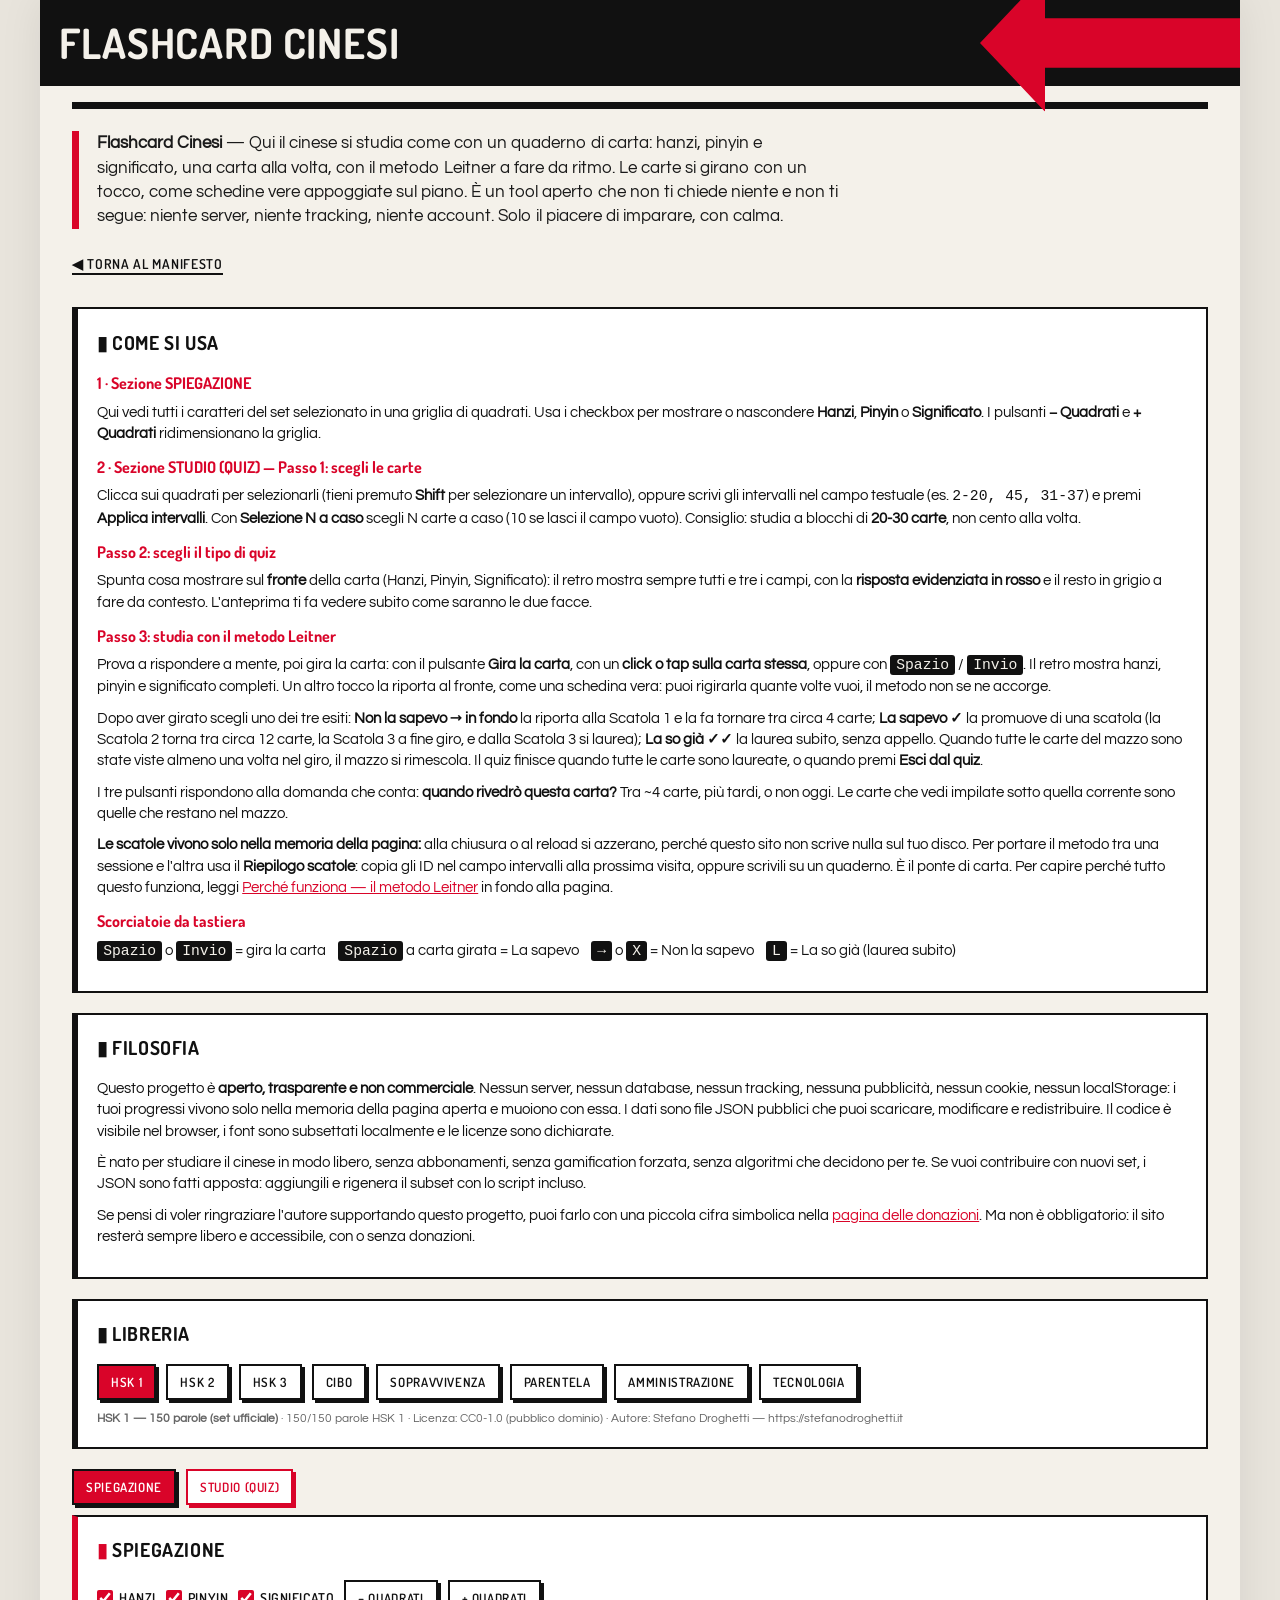
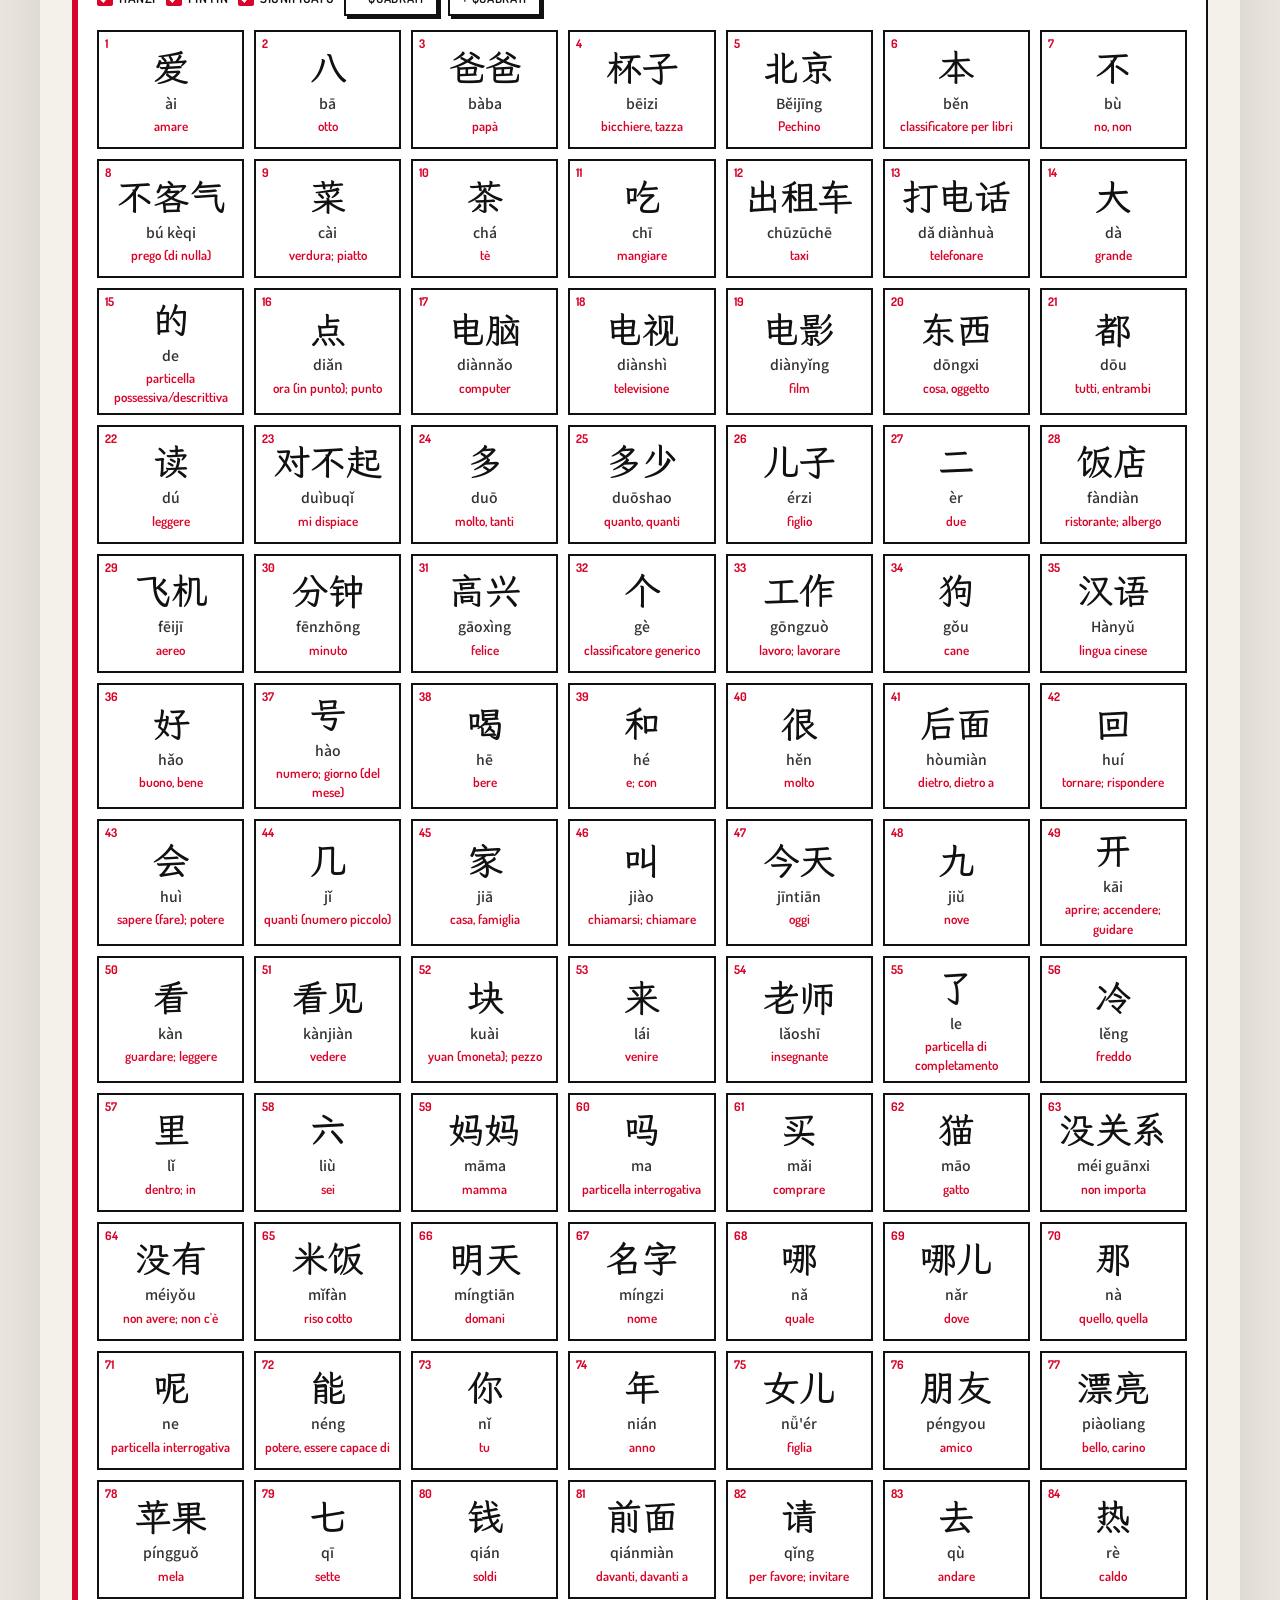
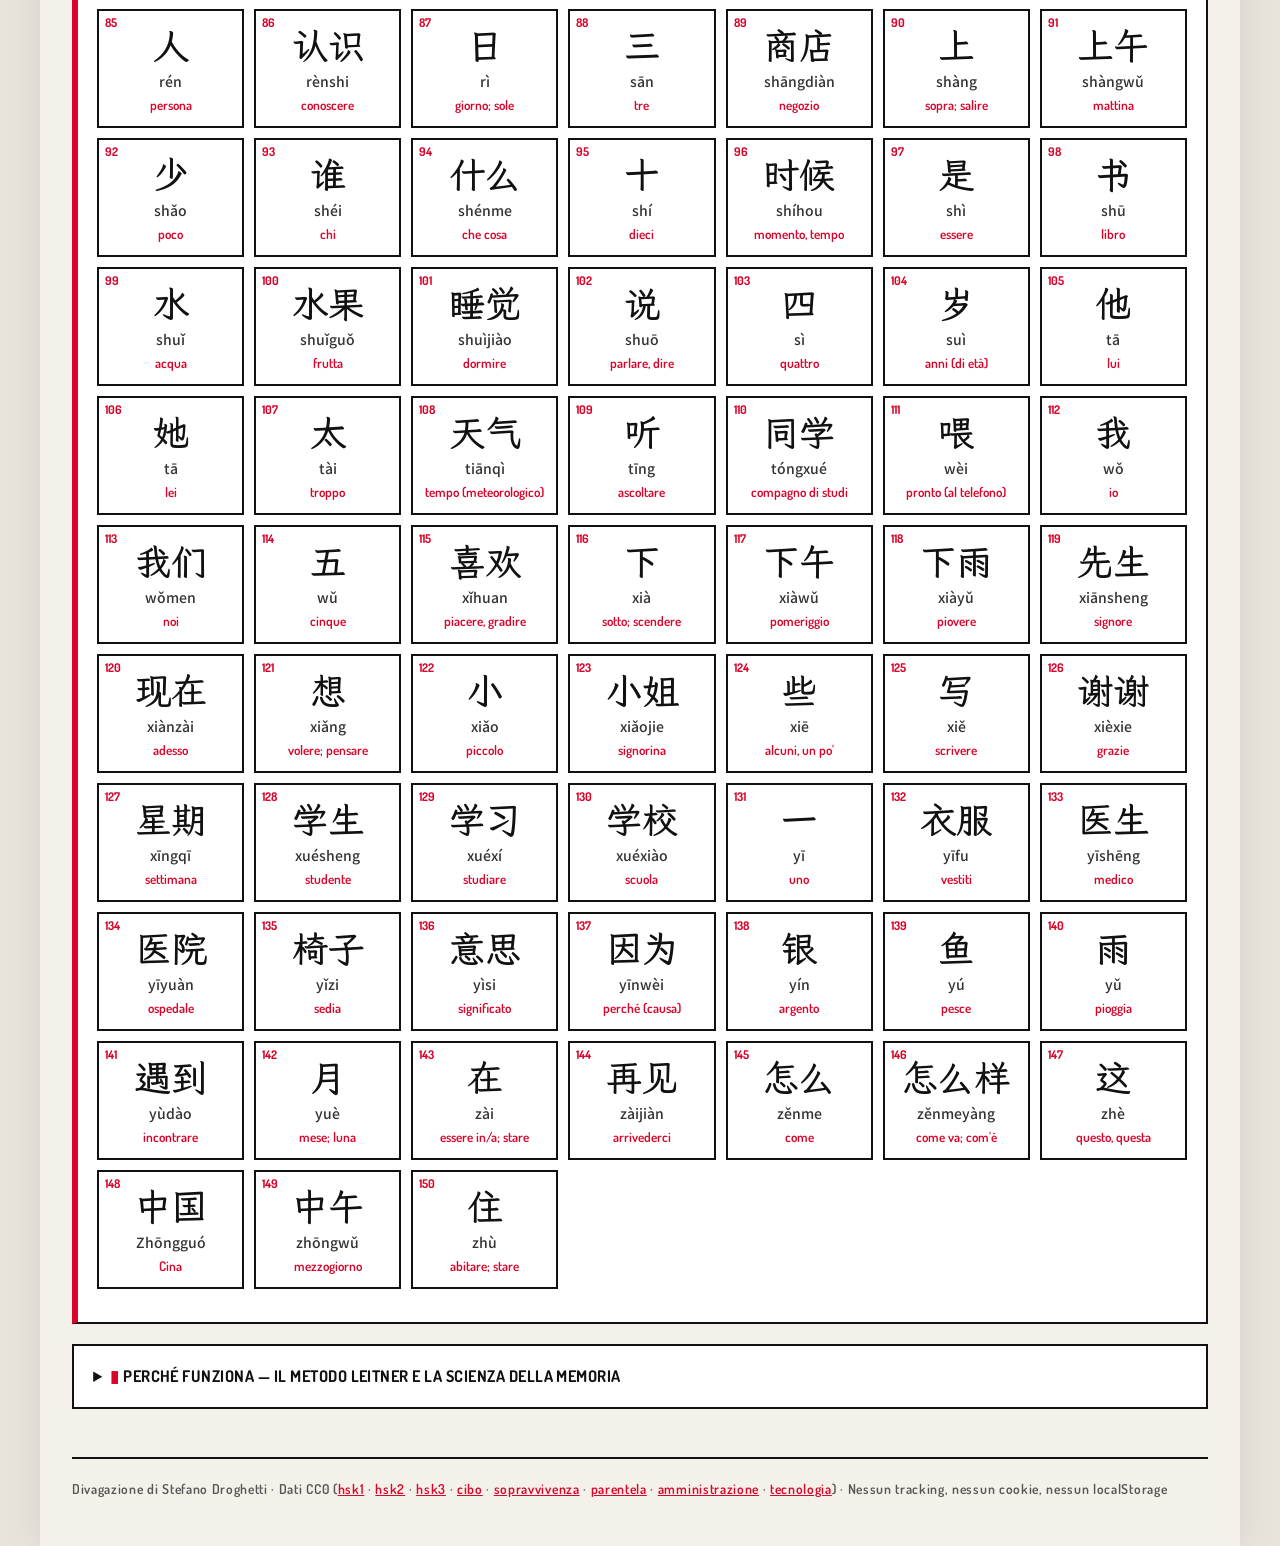
<file: progetti/flashcard-cinesi/index.html>
<!DOCTYPE html>
<html lang="it">
<head>
<meta charset="UTF-8">
<meta name="viewport" content="width=device-width, initial-scale=1.0">
<title>Flashcard Cinesi — Divagazioni</title>
<meta name="description" content="Flashcard aperte e libere per studiare il cinese con il metodo Leitner: hanzi, pinyin e significato. Nessun server, nessun tracking, nessun account: i tuoi progressi vivono solo nella pagina aperta.">
<link rel="icon" type="image/png" href="/favicon.png">
<link rel="canonical" href="https://stefanodroghetti.it/progetti/flashcard-cinesi/">

<style>
  /* === Font locali dal sito principale === */
  @font-face {
    font-family: 'Dosis';
    font-style: normal;
    font-weight: 600;
    src: url('/fonts/Dosis-SemiBold.ttf') format('truetype');
  }
  @font-face {
    font-family: 'Dosis';
    font-style: normal;
    font-weight: 700;
    src: url('/fonts/Dosis-Bold.ttf') format('truetype');
  }
  @font-face {
    font-family: 'Questrial';
    src: url('/fonts/Questrial-Regular.ttf') format('truetype');
  }
  /* WenKai GB — SIL OFL 1.1 — calligrafico SOLO per gli hanzi */
  @font-face {
    font-family: 'LXGW WenKai GB';
    src: url('fonts/LXGWWenKaiGB-Regular.woff2') format('woff2');
    font-weight: 400;
    font-style: normal;
    font-display: swap;
  }
  @font-face {
    font-family: 'LXGW WenKai GB';
    src: url('fonts/LXGWWenKaiGB-Medium.woff2') format('woff2');
    font-weight: 500;
    font-style: normal;
    font-display: swap;
  }
  /* Noto Sans SC — OFL — per il pinyin (copre tutti i diacritici) */
  @font-face {
    font-family: 'Noto Sans SC';
    src: url('/fonts/NotoSansSC-VariableFont_wght.ttf') format('truetype');
    font-weight: 100 900;
    font-style: normal;
    font-display: swap;
  }

  /* === Token === */
  :root {
    --ink: #111;
    --red: #d90429;
    --paper: #f4f1ea;
    --desk: #e8e4dc;
    /* Grana della carta: SVG inline, nessun asset esterno, nessun filter (non appiattisce il 3D) */
    --grain: url("data:image/svg+xml,%3Csvg xmlns='http://www.w3.org/2000/svg' width='140' height='140'%3E%3Cfilter id='n'%3E%3CfeTurbulence type='fractalNoise' baseFrequency='0.9' numOctaves='4' stitchTiles='stitch'/%3E%3CfeColorMatrix type='saturate' values='0'/%3E%3C/filter%3E%3Crect width='140' height='140' filter='url(%23n)' opacity='0.05'/%3E%3C/svg%3E");
    --flip-ms: 560ms; /* allineato a FLIP_MS nel JS */
  }

  /* === Base costruttivista === */
  * { box-sizing: border-box; margin: 0; padding: 0; }
  body {
    font-family: 'Questrial', sans-serif;
    background: #e8e4dc;
    color: #111;
    line-height: 1.45;
    scrollbar-color: #111 #ddd8ce;
    scrollbar-width: thin;
  }
  ::-webkit-scrollbar { width: 12px; height: 12px; }
  ::-webkit-scrollbar-track { background: #ddd8ce; border-left: 2px solid #111; }
  ::-webkit-scrollbar-thumb { background: #111; border: 2px solid #ddd8ce; }
  ::-webkit-scrollbar-thumb:hover { background: #d90429; }
  ::selection { background: #d90429; color: #fff; }

  main {
    background: #f4f1ea;
    max-width: 1200px;
    margin: 0 auto;
    padding: 3rem 2rem;
    box-shadow: 0 0 40px rgba(0,0,0,0.08);
  }

  /* === Header costruttivista === */
  .page-header {
    position: relative;
    background: #111;
    padding: 0.8em 1.2rem;
    margin: -3rem -2rem 0;
  }
  .page-header h1 {
    font-family: 'Dosis', sans-serif;
    font-weight: 700;
    color: #f4f1ea;
    font-size: clamp(1.6rem, 5vw, 2.6rem);
    text-transform: uppercase;
    letter-spacing: 0.02em;
    position: relative;
    z-index: 2;
  }
  .page-header .arrow {
    position: absolute;
    right: 0;
    top: 50%;
    transform: translateY(-50%);
    height: 160%;
    width: clamp(100px, 22vw, 260px);
    background: #d90429;
    clip-path: polygon(0 50%, 25% 0, 25% 32%, 100% 32%, 100% 68%, 25% 68%, 25% 100%);
    z-index: 1;
  }
  .header-rule { height: 7px; background: #111; margin: 1rem 0 1.4rem; }
  .tagline {
    font-size: 1.05rem;
    color: #1a1a1a;
    border-left: 7px solid #d90429;
    padding-left: 1.1rem;
    margin: 0 0 1.5rem;
    max-width: 46em;
  }
  .back-link {
    display: inline-block;
    font-family: 'Dosis', sans-serif;
    font-weight: 600;
    text-transform: uppercase;
    font-size: 0.85rem;
    color: #111;
    text-decoration: none;
    border-bottom: 2px solid #111;
    margin-bottom: 2rem;
    letter-spacing: 0.05em;
  }
  .back-link:hover { background: #d90429; color: #fff; border-bottom-color: #d90429; }

  /* === Pannelli === */
  .group { background: #fff; border: 2px solid #111; padding: 1.2rem; margin-bottom: 20px; }
  .group.rossa { border-left: 6px solid #d90429; }
  .group.nera { border-left: 6px solid #111; }
  .group h3 {
    font-family: 'Dosis', sans-serif;
    font-weight: 700;
    font-size: 1.2rem;
    text-transform: uppercase;
    letter-spacing: 0.03em;
    margin-bottom: 1rem;
    color: #111;
  }
  .group.rossa h3::before { content: "▮ "; color: #d90429; }
  .group.nera h3::before { content: "▮ "; color: #111; }
  .group h4 {
    font-family: 'Dosis', sans-serif;
    font-weight: 700;
    font-size: 1rem;
    margin: 12px 0 6px;
    color: #d90429;
  }
  .group p { font-size: 0.92rem; margin-bottom: 10px; }
  .group a { color: #d90429; }

  /* === Pulsanti e toolbar === */
  .fc-toolbar { display: flex; flex-wrap: wrap; gap: 10px; align-items: center; margin: 10px 0; }
  .fc-btn {
    font-family: 'Dosis', sans-serif;
    font-weight: 600;
    text-transform: uppercase;
    font-size: 0.8rem;
    letter-spacing: 0.05em;
    background: #fff;
    border: 2px solid #111;
    padding: 8px 12px;
    cursor: pointer;
    box-shadow: 3px 3px 0 #111;
    color: #111;
    transition: background 0.14s, color 0.14s, box-shadow 0.14s, transform 0.14s;
  }
  .fc-btn:hover:not(:disabled) { background: #111; color: #f4f1ea; }
  .fc-btn:active:not(:disabled) { transform: translate(2px, 2px); box-shadow: 1px 1px 0 #111; }
  .fc-btn:focus-visible { outline: 3px solid #d90429; outline-offset: 2px; }
  .fc-btn.red { border-color: #d90429; box-shadow: 3px 3px 0 #d90429; color: #d90429; }
  .fc-btn.red:hover:not(:disabled) { background: #d90429; color: #fff; }
  .fc-btn.red:active:not(:disabled) { box-shadow: 1px 1px 0 #d90429; }
  .fc-btn.active { background: #d90429; color: #fff; border-color: #111; box-shadow: 3px 3px 0 #111; }
  .fc-btn:disabled { opacity: 0.35; cursor: not-allowed; box-shadow: none; }
  .fc-btn .ico { width: 13px; height: 13px; vertical-align: -2px; margin-right: 6px; transition: transform 0.3s; }
  .fc-btn.turnback .ico { transform: scaleX(-1); }
  .fc-btn.small { font-size: 0.72rem; padding: 6px 10px; }
  .fc-check {
    display: inline-flex; align-items: center; gap: 6px;
    font-family: 'Dosis', sans-serif; font-weight: 600; font-size: 0.85rem;
    text-transform: uppercase; letter-spacing: 0.04em; cursor: pointer; user-select: none;
  }
  .fc-check input { width: 16px; height: 16px; accent-color: #d90429; cursor: pointer; }
  .fc-input { border: 2px solid #111; padding: 8px 10px; font-family: 'Questrial', sans-serif; font-size: 0.9rem; background: #fff; }
  .fc-input:focus { outline: 2px solid #d90429; outline-offset: 1px; }
  .fc-msg { font-family: 'Dosis', sans-serif; font-weight: 600; font-size: 0.85rem; color: #d90429; min-height: 1.2em; }
  .fc-meta { font-size: 0.78rem; color: #666; margin-top: 6px; }
  .fc-meta a { color: #d90429; }
  .fc-hint {
    font-family: 'Dosis', sans-serif; font-weight: 600; font-size: 0.75rem;
    text-transform: uppercase; letter-spacing: 0.05em; color: #777; margin: 2px 0 6px;
  }
  .fc-hint b { color: #d90429; }
  .fc-sizegroup {
    display: inline-flex; align-items: center; gap: 6px;
    font-family: 'Dosis', sans-serif; font-weight: 600; font-size: 0.78rem;
    text-transform: uppercase; letter-spacing: 0.05em; color: #555;
  }
  .fc-sizegroup .fc-btn { padding: 3px 9px; }
  kbd {
    background: #111; color: #f4f1ea; padding: 2px 6px; border-radius: 3px; font-family: monospace;
  }

  /* === Riepilogo scatole (ponte di carta) === */
  .fc-summary {
    background: #fff;
    border: 2px dashed #d90429;
    padding: 10px 12px;
    font-size: 0.85rem;
    margin: 10px 0;
    white-space: pre-wrap;
    user-select: text;
    max-height: 260px;
    overflow: auto;
  }

  /* === Griglia di quadrati === */
  .fc-grid {
    --cardw: 140px;
    display: grid;
    grid-template-columns: repeat(auto-fill, minmax(var(--cardw), 1fr));
    gap: 10px;
    margin: 14px 0;
  }
  .fc-card {
    border: 2px solid #111;
    background: #fff;
    min-height: calc(var(--cardw) * 0.85);
    padding: 10px 6px 6px;
    position: relative;
    display: flex; flex-direction: column; gap: 3px;
    justify-content: center; align-items: center; text-align: center;
  }
  .fc-card .num {
    position: absolute; top: 3px; left: 6px;
    font-family: 'Dosis', sans-serif; font-weight: 700; color: #d90429; font-size: 0.75rem;
  }
  .fc-card .hanzi, .fc-quizcard .hanzi { font-family: 'LXGW WenKai GB', serif; }
  .fc-card .pinyin, .fc-quizcard .pinyin { font-family: 'Noto Sans SC', sans-serif; font-weight: 500; }
  .fc-card .ital, .fc-quizcard .ital { font-family: 'Dosis', sans-serif; }
  .fc-card .hanzi { font-size: calc(var(--cardw) * 0.26); line-height: 1.15; font-weight: 500; }
  .fc-card .pinyin { color: #333; font-size: clamp(0.72rem, calc(var(--cardw) * 0.10), 1.6rem); }
  .fc-card .ital { color: #d90429; font-size: clamp(0.7rem, calc(var(--cardw) * 0.095), 1.5rem); }
  .fc-grid.selectable .fc-card { cursor: pointer; }
  .fc-grid.selectable .fc-card:hover { box-shadow: 3px 3px 0 #111; }
  .fc-card.sel { background: #111; border-color: #d90429; box-shadow: 4px 4px 0 #d90429; }
  .fc-card.sel .hanzi { color: #f4f1ea; }
  .fc-card.sel .pinyin { color: #ccc; }
  .fc-card.sel .ital { color: #ff6b81; }

  /* === Carta da studio ===
     Deroga dichiarata al design system, limitata alla sola carta:
     bianco reale con micro-gradiente e grana, spigoli 7px, ombra morbida a terra.
     Pannelli, pulsanti, griglia e piano restano a bordi 2px e ombre dure. */
  #stepQuiz { --qhanzi: 48px; --qpinyin: 19px; --qital: 18px; }
  .fc-preview { --qhanzi: 32px; --qpinyin: 16px; --qital: 15px; }
  .fc-quizcard {
    border: 2px solid #111;
    border-radius: 7px;
    background-image: var(--grain), linear-gradient(152deg, #ffffff 0%, #fdfbf7 52%, #f2efe7 100%);
    background-size: 140px 140px, 100% 100%;
    box-shadow: 0 1px 1px rgba(17,17,17,0.10), 0 2px 5px rgba(17,17,17,0.06);
    padding: 15px 18px 12px;
    text-align: center;
    display: flex; flex-direction: column;
    position: relative;
  }
  .fc-face-head {
    flex: 0 0 auto;
    display: flex; justify-content: space-between; align-items: baseline; gap: 8px;
    font-family: 'Dosis', sans-serif; font-weight: 700; font-size: 0.66rem;
    text-transform: uppercase; letter-spacing: 0.1em;
    padding-bottom: 7px; border-bottom: 1px solid rgba(17,17,17,0.16);
  }
  .fc-face-head .fid { color: #d90429; white-space: nowrap; }
  .fc-face-head .fbox { color: #8a8580; white-space: nowrap; }
  .fc-face-body {
    flex: 1 1 auto; min-height: 0;
    display: grid; place-items: center;
    padding: 8px 0;
  }
  .fc-fields {
    display: flex; flex-direction: column; align-items: center; gap: 5px;
    width: 100%;
    transform-origin: center center;
  }
  .fc-fields > div { max-width: 100%; overflow-wrap: anywhere; }
  .fc-fields .hanzi { font-size: var(--qhanzi); line-height: 1.18; font-weight: 500; color: #111; }
  .fc-fields .pinyin { color: #333; font-size: var(--qpinyin); line-height: 1.35; }
  .fc-fields .ital { color: #d90429; font-size: var(--qital); line-height: 1.3; font-weight: 600; }
  .fc-face-foot {
    flex: 0 0 auto;
    display: flex; justify-content: space-between; align-items: baseline; gap: 8px;
    padding-top: 7px; border-top: 1px solid rgba(17,17,17,0.12);
    font-family: 'Dosis', sans-serif; font-weight: 700; font-size: 0.64rem;
    text-transform: uppercase; letter-spacing: 0.12em;
  }
  .fc-face-foot .qlabel { color: #d90429; }
  .fc-face-foot .fside { color: #9a948d; }

  /* === Piano di lavoro === */
  .fc-desk {
    position: relative;
    border: 2px solid #111;
    padding: 34px 24px 40px;
    display: flex; flex-direction: column; align-items: center;
    background-color: #e8e4dc;
    background-image:
      radial-gradient(130% 80% at 50% -10%, rgba(255,255,255,0.6), rgba(255,255,255,0) 62%),
      repeating-linear-gradient(0deg, rgba(17,17,17,0.042) 0 1px, transparent 1px 26px),
      repeating-linear-gradient(90deg, rgba(17,17,17,0.042) 0 1px, transparent 1px 26px),
      radial-gradient(120% 110% at 50% 45%, #eeeae2 0%, #dcd7cd 100%);
  }
  .fc-desk::before, .fc-desk::after {
    content: ''; position: absolute; width: 15px; height: 15px; pointer-events: none;
  }
  .fc-desk::before { top: 7px; right: 7px; border-top: 2px solid #d90429; border-right: 2px solid #d90429; }
  .fc-desk::after { bottom: 7px; left: 7px; border-bottom: 2px solid #111; border-left: 2px solid #111; }
  .fc-desk-tag {
    position: absolute; top: 7px; left: 10px;
    font-family: 'Dosis', sans-serif; font-weight: 700; font-size: 0.6rem;
    text-transform: uppercase; letter-spacing: 0.16em; color: rgba(17,17,17,0.34);
    pointer-events: none;
  }
  .fc-desk-tag::before { content: "▮ "; color: rgba(217,4,41,0.55); }
  .fc-desk-hint {
    margin-top: 28px;
    font-family: 'Dosis', sans-serif; font-weight: 600; font-size: 0.72rem;
    text-transform: uppercase; letter-spacing: 0.07em; color: rgba(17,17,17,0.52);
    text-align: center; min-height: 2.2em; max-width: 30em;
  }
  .fc-desk-hint b { color: #d90429; }

  /* === Mazzo + flip 3D === */
  .fc-card-slot {
    position: relative;
    width: min(100%, 430px);
    height: 300px;
  }
  /* Ombra a terra: sta fuori dal contesto 3D, così non ruota con la carta */
  .fc-card-slot::before {
    content: '';
    position: absolute; left: 50%; bottom: -15px;
    width: 88%; height: 30px;
    transform: translateX(-50%);
    background: radial-gradient(50% 50% at 50% 50%, rgba(17,17,17,0.36) 0%, rgba(17,17,17,0.15) 52%, rgba(17,17,17,0) 78%);
    z-index: 0; pointer-events: none;
  }
  .fc-card-slot.is-turning::before { animation: fcShadowTurn var(--flip-ms) cubic-bezier(0.4,0.05,0.2,1); }
  .fc-stack-l {
    position: absolute; inset: 0; z-index: 1;
    border: 2px solid rgba(17,17,17,0.45);
    border-radius: 7px;
    background-image: var(--grain), linear-gradient(152deg, #fdfbf7, #eeeae1);
    background-size: 140px 140px, 100% 100%;
    box-shadow: 0 1px 2px rgba(17,17,17,0.10);
    transition: opacity 0.35s ease, transform 0.35s ease;
    pointer-events: none;
  }
  .fc-stack-l.l1 { transform: rotate(1.5deg) translate(4px, 4px); }
  .fc-stack-l.l2 { transform: rotate(-2.1deg) translate(-5px, 7px); }
  .fc-stack-l.l3 { transform: rotate(3deg) translate(8px, 10px); }
  .fc-card-slot[data-layers="0"] .fc-stack-l { opacity: 0; }
  .fc-card-slot[data-layers="1"] .l2, .fc-card-slot[data-layers="1"] .l3 { opacity: 0; }
  .fc-card-slot[data-layers="2"] .l3 { opacity: 0; }

  .fc-flip-scene {
    position: absolute; inset: 0; z-index: 2;
    perspective: 1300px;
    cursor: pointer;
    touch-action: manipulation;
    -webkit-tap-highlight-color: transparent;
    user-select: none;
    transform: rotate(-0.6deg);
    transition: transform 0.25s ease;
  }
  .fc-flip-scene:focus-visible { outline: 3px solid #d90429; outline-offset: 6px; border-radius: 10px; }
  .fc-flip-scene:active { transform: rotate(-0.2deg) translateY(1px) scale(0.994); }
  @media (hover: hover) {
    .fc-flip-scene:hover { transform: rotate(-0.2deg) translateY(-3px); }
  }
  .fc-flip-lift {
    width: 100%; height: 100%;
    transform-style: preserve-3d;
  }
  .fc-card-slot.is-turning .fc-flip-lift { animation: fcLift var(--flip-ms) cubic-bezier(0.4,0.05,0.2,1); }
  .fc-card-slot.is-dealing .fc-flip-lift { animation: fcDeal 340ms cubic-bezier(0.2,0.8,0.3,1); }
  .fc-flip-inner {
    display: grid;
    width: 100%; height: 100%;
    transform-style: preserve-3d;
    transition: transform var(--flip-ms) cubic-bezier(0.4, 0.05, 0.2, 1);
  }
  .fc-flip-inner.is-flipped { transform: rotateY(180deg); }
  .fc-flip-inner.no-anim { transition: none; }
  /* Facce sovrapposte nella stessa cella griglia: altezza certa, nessun collasso.
     translateZ di 1px = spessore fisico, evita il lampo a 90°. */
  .fc-flip-face {
    grid-area: 1 / 1;
    width: 100%; height: 100%;
    backface-visibility: hidden;
    -webkit-backface-visibility: hidden;
  }
  .fc-flip-front { transform: translateZ(1px); }
  .fc-flip-back { transform: rotateY(180deg) translateZ(1px); }
  .fc-flip-back .fc-fields .ctx { color: #6d6862; }
  .fc-flip-back .fc-fields .new {
    color: #d90429;
    border-bottom: 2px solid rgba(217,4,41,0.5);
    padding-bottom: 2px;
  }
  @keyframes fcLift {
    0%, 100% { transform: translateY(0); }
    45% { transform: translateY(-14px); }
  }
  @keyframes fcShadowTurn {
    0%, 100% { transform: translateX(-50%) scale(1); opacity: 1; }
    45% { transform: translateX(-50%) scale(0.64, 0.7); opacity: 0.5; }
  }
  @keyframes fcDeal {
    0% { transform: translateY(15px) scale(0.965); }
    100% { transform: translateY(0) scale(1); }
  }
  @keyframes fcPop {
    0% { transform: scale(0.94); }
    60% { transform: scale(1.03); }
    100% { transform: scale(1); }
  }

  /* === Layout quiz === */
  .fc-quizlayout { display: flex; flex-wrap: wrap; gap: 16px; justify-content: center; align-items: center; margin: 1rem 0; }
  .fc-quizmain { flex: 1 1 340px; max-width: 560px; min-width: 0; display: flex; flex-direction: column; gap: 12px; }
  .fc-quizside { display: flex; flex-direction: column; gap: 10px; flex: 0 0 240px; }
  .fc-quizside .fc-btn { width: 100%; }
  .fc-quizside .fc-btn small {
    display: block;
    font-size: 0.68rem;
    font-weight: 600;
    letter-spacing: 0.03em;
    text-transform: none;
    opacity: 0.8;
    margin-top: 3px;
  }
  .fc-esiti { display: flex; flex-direction: column; gap: 10px; }
  .fc-btn.esito:disabled { border-style: dashed; }
  .fc-btn.esito:not(:disabled) { animation: fcPop 0.28s ease-out; }
  #btnReveal { font-size: 0.9rem; padding: 11px 12px; }

  .fc-preview { display: grid; grid-template-columns: 1fr 1fr; gap: 14px; margin: 12px 0; }
  .fc-preview .fc-quizcard { height: 240px; }
  .fc-stats {
    font-family: 'Dosis', sans-serif; font-weight: 600; font-size: 0.85rem;
    text-transform: uppercase; letter-spacing: 0.06em; color: #555;
    display: flex; gap: 14px; flex-wrap: wrap;
  }
  .fc-stats b { color: #d90429; }
  .fc-hidden { display: none; }

  /* === Sezione didattica collassabile === */
  details.fc-details { background: #fff; border: 2px solid #111; padding: 1.2rem; margin-bottom: 20px; }
  details.fc-details summary {
    font-family: 'Dosis', sans-serif;
    font-weight: 700; text-transform: uppercase;
    letter-spacing: 0.03em; cursor: pointer; color: #111;
  }
  details.fc-details summary::before { content: "▮ "; color: #d90429; }
  details.fc-details[open] summary { margin-bottom: 1rem; }
  details.fc-details p { font-size: 0.92rem; margin-bottom: 10px; }
  details.fc-details ul { margin: 0 0 10px 1.2rem; font-size: 0.88rem; }
  details.fc-details a { color: #d90429; }
  .leit-row { display: flex; gap: 8px; align-items: stretch; flex-wrap: wrap; margin: 14px 0 4px; }
  .leit-box {
    border: 2px solid #111; background: #fff; padding: 10px 14px; text-align: center;
    font-family: 'Dosis', sans-serif; font-weight: 700; font-size: 0.85rem; text-transform: uppercase;
  }
  .leit-box small { display: block; font-weight: 600; font-size: 0.68rem; color: #666; text-transform: none; }
  .leit-box.grad { background: #111; color: #f4f1ea; }
  .leit-box.grad small { color: #bbb; }
  .leit-arrow { color: #d90429; font-weight: 700; align-self: center; font-size: 1.3rem; }
  .leit-back { color: #d90429; font-family: 'Dosis', sans-serif; font-weight: 600; font-size: 0.85rem; margin: 4px 0 12px; }

  /* === Footer === */
  .page-footer {
    margin-top: 3rem; padding-top: 1.2rem; border-top: 2px solid #111;
    font-size: 0.85rem; color: #555; font-family: 'Dosis', sans-serif; letter-spacing: 0.05em;
  }
  .page-footer a { color: #d90429; }

  /* === Responsive === */
  @media (max-width: 800px) {
    main { padding: 2rem 1rem; }
    .page-header { margin: -2rem -1rem 0; }
    .fc-preview { grid-template-columns: 1fr; }
  }
  @media (max-width: 700px) {
    .fc-quizside { flex: 1 1 100%; }
    .fc-esiti { display: grid; grid-template-columns: 1fr 1fr; }
    .fc-desk { padding: 30px 16px 34px; }
    .fc-card-slot { height: 272px; }
    .fc-quizcard { padding: 13px 14px 10px; }
    .fc-desk-hint { margin-top: 24px; font-size: 0.68rem; }
  }
  @media (max-width: 380px) {
    .fc-esiti { grid-template-columns: 1fr; }
    .fc-card-slot { height: 252px; }
  }

  /* === Rispetto per chi non vuole movimento === */
  @media (prefers-reduced-motion: reduce) {
    .fc-flip-inner, .fc-flip-scene, .fc-stack-l, .fc-btn { transition: none; }
    .fc-card-slot.is-turning .fc-flip-lift,
    .fc-card-slot.is-dealing .fc-flip-lift,
    .fc-card-slot.is-turning::before,
    .fc-btn.esito:not(:disabled) { animation: none; }
    .fc-flip-scene:active, .fc-flip-scene:hover { transform: rotate(-0.6deg); }
  }
</style>
</head>
<body>

<main>
  <header class="page-header">
    <h1>Flashcard Cinesi</h1>
    <div class="arrow" aria-hidden="true"></div>
  </header>
  <div class="header-rule" aria-hidden="true"></div>
  <p class="tagline">
    <strong>Flashcard Cinesi</strong> — Qui il cinese si studia come con un quaderno di carta: hanzi, pinyin e significato,
    una carta alla volta, con il metodo Leitner a fare da ritmo. Le carte si girano con un tocco, come schedine vere
    appoggiate sul piano. È un tool aperto che non ti chiede niente e non ti segue: niente server, niente tracking,
    niente account. Solo il piacere di imparare, con calma.
  </p>

  <a href="/" class="back-link">◀ Torna al manifesto</a>

  <!-- === Istruzioni === -->
  <div class="group nera">
    <h3>Come si usa</h3>

    <h4>1 · Sezione SPIEGAZIONE</h4>
    <p>
      Qui vedi tutti i caratteri del set selezionato in una griglia di quadrati. Usa i checkbox per mostrare o nascondere
      <strong>Hanzi</strong>, <strong>Pinyin</strong> o <strong>Significato</strong>. I pulsanti <strong>− Quadrati</strong> e
      <strong>+ Quadrati</strong> ridimensionano la griglia.
    </p>

    <h4>2 · Sezione STUDIO (QUIZ) — Passo 1: scegli le carte</h4>
    <p>
      Clicca sui quadrati per selezionarli (tieni premuto <strong>Shift</strong> per selezionare un intervallo), oppure scrivi
      gli intervalli nel campo testuale (es. <code>2-20, 45, 31-37</code>) e premi <strong>Applica intervalli</strong>.
      Con <strong>Selezione N a caso</strong> scegli N carte a caso (10 se lasci il campo vuoto).
      Consiglio: studia a blocchi di <strong>20-30 carte</strong>, non cento alla volta.
    </p>

    <h4>Passo 2: scegli il tipo di quiz</h4>
    <p>
      Spunta cosa mostrare sul <strong>fronte</strong> della carta (Hanzi, Pinyin, Significato): il retro mostra sempre
      tutti e tre i campi, con la <strong>risposta evidenziata in rosso</strong> e il resto in grigio a fare da contesto.
      L'anteprima ti fa vedere subito come saranno le due facce.
    </p>

    <h4>Passo 3: studia con il metodo Leitner</h4>
    <p>
      Prova a rispondere a mente, poi gira la carta: con il pulsante <strong>Gira la carta</strong>, con un
      <strong>click o tap sulla carta stessa</strong>, oppure con <kbd>Spazio</kbd> / <kbd>Invio</kbd>.
      Il retro mostra hanzi, pinyin e significato completi. Un altro tocco la riporta al fronte, come una schedina vera:
      puoi rigirarla quante volte vuoi, il metodo non se ne accorge.
    </p>
    <p>
      Dopo aver girato scegli uno dei tre esiti:
      <strong>Non la sapevo → in fondo</strong> la riporta alla Scatola 1 e la fa tornare tra circa 4 carte;
      <strong>La sapevo ✓</strong> la promuove di una scatola (la Scatola 2 torna tra circa 12 carte, la Scatola 3 a fine giro,
      e dalla Scatola 3 si laurea); <strong>La so già ✓✓</strong> la laurea subito, senza appello.
      Quando tutte le carte del mazzo sono state viste almeno una volta nel giro, il mazzo si rimescola.
      Il quiz finisce quando tutte le carte sono laureate, o quando premi <strong>Esci dal quiz</strong>.
    </p>

    <p>
      I tre pulsanti rispondono alla domanda che conta: <strong>quando rivedrò questa carta?</strong>
      Tra ~4 carte, più tardi, o non oggi. Le carte che vedi impilate sotto quella corrente sono quelle che restano nel mazzo.
    </p>

    <p>
      <strong>Le scatole vivono solo nella memoria della pagina:</strong> alla chiusura o al reload si azzerano, perché questo
      sito non scrive nulla sul tuo disco. Per portare il metodo tra una sessione e l'altra usa il
      <strong>Riepilogo scatole</strong>: copia gli ID nel campo intervalli alla prossima visita, oppure scrivili su un quaderno.
      È il ponte di carta. Per capire perché tutto questo funziona, leggi
      <a href="#metodo">Perché funziona — il metodo Leitner</a> in fondo alla pagina.
    </p>

    <h4>Scorciatoie da tastiera</h4>
    <p>
      <kbd>Spazio</kbd> o <kbd>Invio</kbd> = gira la carta &nbsp;&nbsp;
      <kbd>Spazio</kbd> a carta girata = La sapevo &nbsp;&nbsp;
      <kbd>→</kbd> o <kbd>X</kbd> = Non la sapevo &nbsp;&nbsp;
      <kbd>L</kbd> = La so già (laurea subito)
    </p>
  </div>

  <!-- === Filosofia === -->
  <div class="group nera">
    <h3>Filosofia</h3>
    <p>
      Questo progetto è <strong>aperto, trasparente e non commerciale</strong>. Nessun server, nessun database, nessun tracking,
      nessuna pubblicità, nessun cookie, nessun localStorage: i tuoi progressi vivono solo nella memoria della pagina aperta
      e muoiono con essa. I dati sono file JSON pubblici che puoi scaricare, modificare e redistribuire. Il codice è visibile
      nel browser, i font sono subsettati localmente e le licenze sono dichiarate.
    </p>
    <p>
      È nato per studiare il cinese in modo libero, senza abbonamenti, senza gamification forzata, senza algoritmi che decidono
      per te. Se vuoi contribuire con nuovi set, i JSON sono fatti apposta: aggiungili e rigenera il subset con lo script incluso.
    </p>
    <p>
      Se pensi di voler ringraziare l'autore supportando questo progetto, puoi farlo con una piccola cifra simbolica nella
      <a href="/#support">pagina delle donazioni</a>. Ma non è obbligatorio: il sito resterà sempre libero e accessibile,
      con o senza donazioni.
    </p>
  </div>

  <!-- === Libreria === -->
  <div class="group nera">
    <h3>Libreria</h3>
    <div class="fc-toolbar" id="libBar">
      <button class="fc-btn active" data-lib="hsk1">HSK 1</button>
      <button class="fc-btn" data-lib="hsk2">HSK 2</button>
      <button class="fc-btn" data-lib="hsk3">HSK 3</button>
      <button class="fc-btn" data-lib="cibo">Cibo</button>
      <button class="fc-btn" data-lib="sopravvivenza">Sopravvivenza</button>
      <button class="fc-btn" data-lib="parentela">Parentela</button>
      <button class="fc-btn" data-lib="amministrazione">Amministrazione</button>
      <button class="fc-btn" data-lib="tecnologia">Tecnologia</button>
    </div>
    <div class="fc-meta" id="libMeta"></div>
  </div>

  <!-- === Modalità === -->
  <div class="fc-toolbar">
    <button class="fc-btn red active" id="tabExp">Spiegazione</button>
    <button class="fc-btn red" id="tabQuiz">Studio (quiz)</button>
  </div>

  <!-- === Pannello spiegazione === -->
  <div class="group rossa" id="panelExp">
    <h3>Spiegazione</h3>
    <div class="fc-toolbar">
      <label class="fc-check"><input type="checkbox" class="tgField" data-f="hanzi" checked> Hanzi</label>
      <label class="fc-check"><input type="checkbox" class="tgField" data-f="pinyin" checked> Pinyin</label>
      <label class="fc-check"><input type="checkbox" class="tgField" data-f="italiano" checked> Significato</label>
      <button class="fc-btn" id="sizeMinus">− Quadrati</button>
      <button class="fc-btn" id="sizePlus">+ Quadrati</button>
    </div>
    <div class="fc-grid" id="gridExp"></div>
  </div>

  <!-- === Pannello studio === -->
  <div class="group rossa fc-hidden" id="panelQuiz">

    <!-- Passo 1 -->
    <div id="stepSel">
      <h3>1 · Scegli le carte</h3>
      <p style="font-size:0.88rem; color:#555; margin-bottom:8px;">
        Click per selezionare/deselezionare · Shift+click per selezionare un intervallo · oppure scrivi gli intervalli qui sotto.
      </p>
      <div class="fc-toolbar">
        <button class="fc-btn" id="selAll">Seleziona tutto</button>
        <button class="fc-btn" id="selNone">Deseleziona tutto</button>
        <input class="fc-input" id="rangeInput" style="flex:1; min-width:200px;" placeholder="es. 2-20, 45, 31-37">
        <button class="fc-btn" id="rangeApply">Applica intervalli</button>
        <input class="fc-input" id="randN" type="number" min="1" style="width:80px;" placeholder="N (default 10)">
        <button class="fc-btn" id="randBtn">Selezione N a caso</button>
      </div>
      <div class="fc-toolbar">
        <button class="fc-btn" id="btnSummarySel">Riepilogo scatole</button>
        <button class="fc-btn" id="btnResetBoxes">Azzera scatole</button>
      </div>
      <div class="fc-summary fc-hidden" id="boxSummarySel"></div>
      <div class="fc-msg" id="selMsg"></div>
      <div class="fc-grid selectable" id="gridSel"></div>
      <div class="fc-toolbar">
        <span class="fc-stats">Selezionate: <b id="selCount">0</b></span>
        <button class="fc-btn red" id="selDone">Fine scelta →</button>
      </div>
    </div>

    <!-- Passo 2 -->
    <div id="stepType" class="fc-hidden">
      <h3>2 · Che quiz vuoi?</h3>
      <p style="font-size:0.88rem; color:#555; margin-bottom:8px;">
        Spunta cosa mostra il <strong>fronte</strong>: il retro avrà tutto, con la risposta evidenziata in rosso.
      </p>
      <div class="fc-toolbar">
        <label class="fc-check"><input type="checkbox" class="qField" data-f="hanzi" checked> Hanzi</label>
        <label class="fc-check"><input type="checkbox" class="qField" data-f="italiano"> Significato</label>
        <label class="fc-check"><input type="checkbox" class="qField" data-f="pinyin"> Pinyin</label>
      </div>
      <div class="fc-preview">
        <div class="fc-quizcard" id="prevQ"></div>
        <div class="fc-quizcard" id="prevA"></div>
      </div>
      <div class="fc-msg" id="typeMsg"></div>
      <div class="fc-toolbar">
        <button class="fc-btn" id="backToSel">← Cambia selezione</button>
        <button class="fc-btn red" id="startQuiz">Inizia quiz →</button>
      </div>
    </div>

    <!-- Passo 3 -->
    <div id="stepQuiz" class="fc-hidden">
      <h3>3 · Quiz</h3>
      <div class="fc-stats" style="margin-bottom:8px;">
        <span>Mazzo: <b id="stDeck">0</b></span>
        <span>Giro: <b id="stRound">1</b></span>
        <span>S1: <b id="stS1">0</b></span>
        <span>S2: <b id="stS2">0</b></span>
        <span>S3: <b id="stS3">0</b></span>
        <span>Laureate: <b id="stLearned">0</b></span>
      </div>
      <div class="fc-toolbar">
        <span class="fc-sizegroup">Hanzi
          <button class="fc-btn" id="qHanziMinus">−</button><button class="fc-btn" id="qHanziPlus">+</button>
        </span>
        <span class="fc-sizegroup">Pinyin
          <button class="fc-btn" id="qPinyinMinus">−</button><button class="fc-btn" id="qPinyinPlus">+</button>
        </span>
        <span class="fc-sizegroup">Significato
          <button class="fc-btn" id="qItalMinus">−</button><button class="fc-btn" id="qItalPlus">+</button>
        </span>
        <button class="fc-btn small" id="qSizeReset" title="Torna alle dimensioni iniziali">Reset dimensioni</button>
      </div>
      <p class="fc-hint">Scorciatoie: <b>Spazio / Invio</b> = gira la carta · <b>Spazio</b> a carta girata = la sapevo · <b>→ oppure X</b> = non la sapevo · <b>L</b> = la so già (laurea)</p>
      <div class="fc-toolbar">
        <button class="fc-btn" id="btnSummaryQuiz">Riepilogo scatole</button>
      </div>
      <div class="fc-summary fc-hidden" id="boxSummaryQuiz"></div>
      <div class="fc-quizlayout">
        <div class="fc-quizmain">
          <div class="fc-desk">
            <span class="fc-desk-tag" aria-hidden="true">Piano di studio</span>
            <div class="fc-card-slot" id="cardSlot" data-layers="0">
              <div class="fc-stack-l l3" aria-hidden="true"></div>
              <div class="fc-stack-l l2" aria-hidden="true"></div>
              <div class="fc-stack-l l1" aria-hidden="true"></div>
              <!-- La carta è un bottone vero: focusabile, con nome accessibile che legge il contenuto.
                   Il pulsante "Gira la carta" a lato è il controllo ridondante. -->
              <div class="fc-flip-scene" id="flipScene" role="button" tabindex="0" aria-pressed="false"
                   aria-label="Carta da studio. Attiva per girarla.">
                <div class="fc-flip-lift" id="flipLift">
                  <div class="fc-flip-inner" id="flipInner">
                    <div class="fc-quizcard fc-flip-face fc-flip-front" id="quizQ"></div>
                    <div class="fc-quizcard fc-flip-face fc-flip-back" id="quizA" aria-hidden="true" inert></div>
                  </div>
                </div>
              </div>
            </div>
            <p class="fc-desk-hint" id="deskHint">Tocca la carta o premi <b>Spazio</b> per girarla</p>
          </div>
        </div>
        <div class="fc-quizside">
          <button class="fc-btn red" id="btnReveal" title="Gira la carta (Spazio o Invio)">
            <svg class="ico" viewBox="0 0 24 24" fill="none" stroke="currentColor" stroke-width="2.4" stroke-linecap="round" stroke-linejoin="round" aria-hidden="true"><polyline points="21 4 21 9 16 9"></polyline><path d="M18.4 14.5A7.5 7.5 0 1 1 16.8 6.4L21 9"></path></svg><span class="lbl">Gira la carta</span><small>spazio · invio · tap sulla carta</small>
          </button>
          <div class="fc-esiti">
            <button class="fc-btn esito" id="btnWrong" disabled title="Riporta la carta alla Scatola 1: la rivedi tra circa 4 carte">Non la sapevo<small>la rivedi tra ~4 carte</small></button>
            <button class="fc-btn esito" id="btnRight" disabled title="Promuove la carta di una scatola: la rivedi più tardi in questo giro">La sapevo ✓<small>la rivedi più tardi</small></button>
          </div>
          <button class="fc-btn" id="btnKnown" title="Laurea subito la carta: per oggi non torna più">La so già ✓✓<small>oggi non la rivedi più</small></button>
          <button class="fc-btn small" id="btnQuit">Esci dal quiz</button>
        </div>
      </div>
    </div>

    <!-- Passo 4 -->
    <div id="stepDone" class="fc-hidden">
      <h3>Mazzo completato!</h3>
      <p style="margin:10px 0;">Hai laureato <b id="doneCount" style="color:#d90429;">0</b> carte in questa sessione. Il manifesto approva.</p>
      <div class="fc-summary" id="boxSummaryDone"></div>
      <div class="fc-toolbar">
        <button class="fc-btn red" id="btnRestart">Ricomincia con la stessa selezione</button>
        <button class="fc-btn" id="btnReselect">Scegli di nuovo le carte</button>
      </div>
    </div>

  </div>

  <!-- === Sezione didattica === -->
  <details class="fc-details" id="metodo">
    <summary>Perché funziona — il metodo Leitner e la scienza della memoria</summary>

    <div class="leit-row" aria-hidden="true">
      <div class="leit-box">Scatola 1<small>ritorna tra ~4 carte</small></div>
      <div class="leit-arrow">→</div>
      <div class="leit-box">Scatola 2<small>ritorna tra ~12 carte</small></div>
      <div class="leit-arrow">→</div>
      <div class="leit-box">Scatola 3<small>ritorna a fine giro</small></div>
      <div class="leit-arrow">→</div>
      <div class="leit-box grad">Laureata<small>fuori dal mazzo</small></div>
    </div>
    <p class="leit-back">↩ Ogni risposta sbagliata riporta la carta alla Scatola 1, qualunque fosse la sua scatola.</p>

    <p>
      Nel 1885 Hermann Ebbinghaus misurò per primo la <strong>curva dell'oblio</strong>: ciò che impari decade in modo
      rapido e prevedibile, a meno che tu non lo recuperi al momento giusto. Ogni recupero riuscito non riporta solo
      la memoria al livello di prima: rende la curva successiva più piatta, cioè ti fa dimenticare più lentamente.
    </p>
    <p>
      Su questa intuizione poggiano due degli effetti più robusti di tutta la psicologia cognitiva. Il
      <strong>testing effect</strong>: recuperare attivamente un'informazione rafforza la memoria molto più che
      rileggerla passivamente. Lo <strong>spacing effect</strong>: distribuire i ripassi nel tempo batte, a parità di
      tempo totale, concentrarli in una sola seduta. Una rassegna del 2013 li classifica entrambi tra le poche tecniche
      di studio ad <em>alta utilità</em> comprovata.
    </p>
    <p>
      Il sistema a scatole è l'implementazione artigianale di questi due effetti: la inventò nel 1972 Sebastian Leitner,
      giornalista scientifico tedesco, con una scatola di cartone e delle schedine. Onestà scientifica vuole che sia detto
      chiaro: ciò che è solido in letteratura sono i due effetti qui sopra; il sistema a scatole è un modo elegante ed
      efficace di applicarli, non un protocollo clinico validato da decine di trial randomizzati. Funziona perché fa fare
      alla tua memoria le due cose che le servono: recuperare, e recuperare al momento giusto.
    </p>
    <p>
      <strong>Il compromesso trasparente.</strong> Questa pagina non scrive nulla sul tuo disco: niente localStorage,
      niente cookie, niente account, niente server. Le scatole vivono quindi solo nella memoria della pagina aperta, e si
      azzerano quando la chiudi. È una limitazione scelta, coerente con il manifesto di questo sito: nessun ricordino
      lasciato sul tuo dispositivo, mai. Si compensa con il <strong>ponte di carta</strong>: il Riepilogo scatole ti dà gli
      ID delle carte ancora in Scatola 1 e 2, perché tu li incolli nel campo intervalli alla prossima visita o, meglio
      ancora, li scriva su un quaderno vero. Blocchi da 20-30 carte e sessioni brevi e frequenti fanno il resto: è proprio
      così che lo spacing effect chiede di essere usato.
    </p>
    <ul>
      <li>Leitner, S. (1972), <em>So lernt man lernen</em> — l'origine del sistema a scatole: <a href="https://en.wikipedia.org/wiki/Leitner_system">en.wikipedia.org/wiki/Leitner_system</a></li>
      <li>Ebbinghaus, H. (1885) — la curva dell'oblio: <a href="https://en.wikipedia.org/wiki/Forgetting_curve">en.wikipedia.org/wiki/Forgetting_curve</a></li>
      <li>Cepeda, N. J. et al. (2006), <em>Psychological Bulletin</em> — sintesi quantitativa dello spacing effect: <a href="https://doi.org/10.1037/0033-2909.132.3.354">DOI 10.1037/0033-2909.132.3.354</a></li>
      <li>Karpicke, J. D. &amp; Roediger, H. L. (2008), <em>Science</em> — il testing effect: <a href="https://doi.org/10.1126/science.1152408">DOI 10.1126/science.1152408</a></li>
      <li>Dunlosky, J. et al. (2013), <em>Psychological Science in the Public Interest</em> — tecniche di studio ad alta utilità: <a href="https://doi.org/10.1177/1529100612453266">DOI 10.1177/1529100612453266</a></li>
    </ul>
  </details>

  <footer class="page-footer">
    Divagazione di Stefano Droghetti · Dati CC0
    (<a href="data/hsk1.json">hsk1</a> · <a href="data/hsk2.json">hsk2</a> · <a href="data/hsk3.json">hsk3</a> ·
    <a href="data/cibo.json">cibo</a> · <a href="data/sopravvivenza.json">sopravvivenza</a> ·
    <a href="data/parentela.json">parentela</a> · <a href="data/amministrazione.json">amministrazione</a> ·
    <a href="data/tecnologia.json">tecnologia</a>) · Nessun tracking, nessun cookie, nessun localStorage
  </footer>
</main>

<script>
'use strict';

/* ================= Stato ================= */
const LIBS = {
  hsk1: 'data/hsk1.json',
  hsk2: 'data/hsk2.json',
  hsk3: 'data/hsk3.json',
  cibo: 'data/cibo.json',
  sopravvivenza: 'data/sopravvivenza.json',
  parentela: 'data/parentela.json',
  amministrazione: 'data/amministrazione.json',
  tecnologia: 'data/tecnologia.json'
};
/* Memoria Leitner: vive SOLO nella pagina aperta. Niente disco, niente server. */
const boxMemory = {};   // libreria -> { idCarta: numeroScatola }
const state = {
  lib: 'hsk1',
  meta: null,
  cards: [],
  boxes: {},
  sel: new Set(),
  anchor: null,
  cardw: 140,
  show: { hanzi: true, pinyin: true, italiano: true },
  deck: [], idx: 0, round: 1, lastId: null, revealed: false,
  gradThisRun: 0,
  seenThisPass: new Set()
};
const $ = id => document.getElementById(id);
const FIELDS = ['hanzi', 'pinyin', 'italiano'];
const FLIP_MS = 560;          /* allineato a --flip-ms nel CSS */
const DEAL_MS = 340;
let turnTimer = null, dealTimer = null, resizeRaf = null;

/* ================= Leitner ================= */
function boxOf(id) { return state.boxes[id] || 1; }
function setBox(id, b) { state.boxes[id] = b; }
function allSeen() { return state.deck.every(c => state.seenThisPass.has(c.id)); }

/* ================= Librerie ================= */
async function loadLib(name) {
  state.lib = name;
  document.querySelectorAll('#libBar .fc-btn').forEach(b =>
    b.classList.toggle('active', b.dataset.lib === name));
  try {
    const res = await fetch(LIBS[name]);
    if (!res.ok) throw new Error('HTTP ' + res.status + ' su ' + LIBS[name]);
    const json = await res.json();
    state.meta = json._metadata;
    state.cards = json.carte;
    state.boxes = boxMemory[name] || (boxMemory[name] = {});
    state.sel = new Set();
    state.anchor = null;
    $('libMeta').innerHTML =
      '<strong>' + state.meta.titolo + '</strong> · ' + state.meta.copertura +
      ' · Licenza: ' + state.meta.licenza + ' · Autore: ' + state.meta.autore;
    renderExp(); renderSel(); resetQuizSteps();
  } catch (err) {
    state.cards = [];
    state.sel = new Set();
    renderExp(); renderSel();
    $('libMeta').innerHTML =
      '<span style="color:#d90429;">ERRORE caricando "' + name + '": ' + err.message +
      ' — controlla che data/' + name + '.json esista e sia JSON valido.</span>';
  }
}

/* ================= Rendering quadrati ================= */
function cardInner(card, withNum) {
  let h = withNum ? '<span class="num">' + card.id + '</span>' : '';
  if (state.show.hanzi)    h += '<div class="hanzi" lang="zh-Hans">' + card.hanzi + '</div>';
  if (state.show.pinyin)   h += '<div class="pinyin">' + card.pinyin + '</div>';
  if (state.show.italiano) h += '<div class="ital">' + card.italiano + '</div>';
  return h;
}
function renderExp() {
  $('gridExp').innerHTML = state.cards.map(c =>
    '<div class="fc-card">' + cardInner(c, true) + '</div>').join('');
}
function renderSel() {
  $('gridSel').innerHTML = state.cards.map((c, i) =>
    '<div class="fc-card' + (state.sel.has(c.id) ? ' sel' : '') +
    '" data-id="' + c.id + '" data-idx="' + i + '">' + cardInner(c, true) + '</div>').join('');
  updateSelCount();
}
function updateSelCount() { $('selCount').textContent = state.sel.size; }
function refreshSelClasses() {
  document.querySelectorAll('#gridSel .fc-card').forEach(el =>
    el.classList.toggle('sel', state.sel.has(+el.dataset.id)));
  updateSelCount();
}

/* ================= Selezione interattiva ================= */
$('gridSel').addEventListener('click', e => {
  const el = e.target.closest('.fc-card');
  if (!el) return;
  const idx = +el.dataset.idx, id = +el.dataset.id;
  if (e.shiftKey && state.anchor !== null) {
    const a = Math.min(state.anchor, idx), b = Math.max(state.anchor, idx);
    for (let i = a; i <= b; i++) state.sel.add(state.cards[i].id);
  } else {
    state.sel.has(id) ? state.sel.delete(id) : state.sel.add(id);
    state.anchor = idx;
  }
  refreshSelClasses();
});
$('selAll').onclick  = () => { state.sel = new Set(state.cards.map(c => c.id)); refreshSelClasses(); };
$('selNone').onclick = () => { state.sel.clear(); state.anchor = null; refreshSelClasses(); };

$('rangeApply').onclick = () => {
  const raw = $('rangeInput').value.trim();
  if (!raw) { $('selMsg').textContent = 'Scrivi qualcosa, tipo: 2-20, 45, 31-37'; return; }
  const max = state.cards.length;
  const ids = new Set();
  const bad = [];
  raw.split(',').forEach(tok => {
    tok = tok.trim();
    if (!tok) return;
    const m = tok.match(/^(\d+)\s*-\s*(\d+)$/) || tok.match(/^(\d+)$/);
    if (!m) { bad.push(tok); return; }
    const a = +m[1], b = m[2] ? +m[2] : a;
    if (a < 1 || b > max || a > b) { bad.push(tok); return; }
    for (let id = a; id <= b; id++) ids.add(id);
  });
  if (bad.length) { $('selMsg').textContent = 'Intervalli non validi: ' + bad.join(', '); return; }
  $('selMsg').textContent = '';
  state.sel = ids;
  refreshSelClasses();
};

$('randBtn').onclick = () => {
  const n = Math.min(+$('randN').value || 10, state.cards.length);
  $('selMsg').textContent = '';
  const pool = state.cards.map(c => c.id);
  shuffle(pool);
  state.sel = new Set(pool.slice(0, n));
  refreshSelClasses();
};

/* ================= Facce della carta ================= */
function questionFields() {
  return FIELDS.filter(f => document.querySelector('.qField[data-f="' + f + '"]').checked);
}
/* newFields: campi che erano nascosti sul fronte → evidenziati in rosso sul retro.
   Gli altri restano in grigio come contesto: la domanda si rilegge insieme alla risposta. */
function fieldsHTML(card, fields, newFields) {
  const cls = f => newFields ? (newFields.includes(f) ? ' new' : ' ctx') : '';
  let h = '';
  if (fields.includes('hanzi'))    h += '<div class="hanzi' + cls('hanzi') + '" lang="zh-Hans">' + card.hanzi + '</div>';
  if (fields.includes('pinyin'))   h += '<div class="pinyin' + cls('pinyin') + '">' + card.pinyin + '</div>';
  if (fields.includes('italiano')) h += '<div class="ital' + cls('italiano') + '">' + card.italiano + '</div>';
  return h || '<div class="ital">—</div>';
}
function faceHTML(card, isBack, q, metaRight) {
  const shown = isBack ? FIELDS : q;
  const news = isBack ? FIELDS.filter(f => !q.includes(f)) : null;
  return '<div class="fc-face-head"><span class="fid">▮ ' + card.id + '</span>' +
           '<span class="fbox">' + metaRight + '</span></div>' +
         '<div class="fc-face-body"><div class="fc-fields">' + fieldsHTML(card, shown, news) + '</div></div>' +
         '<div class="fc-face-foot"><span class="qlabel">' + (isBack ? 'Risposta' : 'Domanda') + '</span>' +
           '<span class="fside">' + (isBack ? 'retro' : 'fronte') + '</span></div>';
}

/* Auto-fit: la carta ha dimensione fissa, il testo si scala se non entra.
   offsetHeight/clientHeight sono valori di layout: immuni al rotateY del flip. */
function fitFace(face) {
  const body = face.querySelector('.fc-face-body');
  const fields = face.querySelector('.fc-fields');
  if (!body || !fields) return;
  const avail = body.clientHeight;
  const h = fields.offsetHeight;
  if (avail <= 0 || h <= 0) return;           /* pannello nascosto: non toccare */
  const k = h > avail ? Math.max(0.35, avail / h) : 1;
  fields.style.transform = k < 1 ? 'scale(' + k.toFixed(4) + ')' : '';
}
function fitAll() {
  document.querySelectorAll('.fc-flip-face, .fc-preview .fc-quizcard').forEach(fitFace);
}

function renderPreview() {
  const q = questionFields();
  const ok = q.length >= 1 && q.length <= 2;
  $('typeMsg').textContent = ok ? '' : 'La domanda deve mostrare 1 o 2 campi: deve restare qualcosa da indovinare!';
  $('startQuiz').disabled = !ok;
  const sample = state.cards[0] || { id: 1, hanzi: '卡', pinyin: 'kǎ', italiano: 'carta' };
  $('prevQ').innerHTML = faceHTML(sample, false, q, 'anteprima');
  $('prevA').innerHTML = faceHTML(sample, true, q, 'anteprima');
  requestAnimationFrame(fitAll);
}
document.querySelectorAll('.qField').forEach(cb => cb.addEventListener('change', renderPreview));

/* ================= Ancoraggio visivo ================= */
function portaAllaCard() {
  const layout = document.querySelector('.fc-quizlayout');
  if (!layout) return;
  const r = layout.getBoundingClientRect();
  const y = window.scrollY + r.top - 90;
  window.scrollTo({ top: Math.max(0, y), behavior: 'auto' });
}
function rispostaInVista() {
  if (!state.revealed) return;
  const layout = document.querySelector('.fc-quizlayout');
  if (!layout) return;
  const r = layout.getBoundingClientRect();
  const margine = 20;
  if (r.bottom > window.innerHeight - margine) {
    const y = window.scrollY + r.bottom - window.innerHeight + margine;
    window.scrollTo({ top: Math.max(0, y), behavior: 'auto' });
  }
}

/* ================= Effetti della carta ================= */
function fxTurn() {
  const slot = $('cardSlot');
  clearTimeout(dealTimer); slot.classList.remove('is-dealing');
  clearTimeout(turnTimer); slot.classList.remove('is-turning');
  void slot.offsetWidth;                       /* reflow: l'animazione riparte da zero */
  slot.classList.add('is-turning');
  turnTimer = setTimeout(() => slot.classList.remove('is-turning'), FLIP_MS + 60);
}
function fxDeal() {
  const slot = $('cardSlot');
  clearTimeout(turnTimer); slot.classList.remove('is-turning');
  clearTimeout(dealTimer); slot.classList.remove('is-dealing');
  void slot.offsetWidth;
  slot.classList.add('is-dealing');
  dealTimer = setTimeout(() => slot.classList.remove('is-dealing'), DEAL_MS + 60);
}
function updateStack() {
  const n = Math.max(0, Math.min(3, state.deck.length - 1));
  $('cardSlot').dataset.layers = String(n);
}
function setEsiti(attivi) {
  $('btnWrong').disabled = !attivi;
  $('btnRight').disabled = !attivi;
}
function sceneLabel(card, flipped) {
  const txt = f => f === 'hanzi' ? card.hanzi : f === 'pinyin' ? card.pinyin : card.italiano;
  if (flipped) {
    return 'Carta ' + card.id + ', retro. Risposta completa: ' + FIELDS.map(txt).join(', ') +
           '. Attiva per tornare al fronte.';
  }
  const q = questionFields();
  return 'Carta ' + card.id + ', scatola ' + boxOf(card.id) + '. Domanda: ' +
         (q.length ? q.map(txt).join(', ') : 'nessun campo') +
         '. Attiva per girare la carta e vedere la risposta.';
}
function syncFlipUI() {
  const flipped = $('flipInner').classList.contains('is-flipped');
  const front = $('quizQ'), back = $('quizA'), scene = $('flipScene');
  front.toggleAttribute('inert', flipped);
  back.toggleAttribute('inert', !flipped);
  front.setAttribute('aria-hidden', String(flipped));
  back.setAttribute('aria-hidden', String(!flipped));
  scene.setAttribute('aria-pressed', String(flipped));
  const card = currentCard();
  if (card) scene.setAttribute('aria-label', sceneLabel(card, flipped));
  const btn = $('btnReveal');
  btn.classList.toggle('turnback', flipped);
  btn.querySelector('.lbl').textContent = flipped ? 'Torna al fronte' : 'Gira la carta';
  btn.querySelector('small').textContent = flipped
    ? 'oppure tocca la carta · spazio = la sapevo'
    : 'spazio · invio · tap sulla carta';
  $('deskHint').innerHTML = !state.revealed
    ? 'Tocca la carta o premi <b>Spazio</b> per girarla'
    : (flipped ? 'Tocca per tornare al fronte · <b>Spazio</b> = la sapevo'
               : 'Tocca la carta per rigirarla e rivedere la risposta');
}

/* ================= Quiz: motore Leitner ================= */
function shuffle(arr) {
  for (let i = arr.length - 1; i > 0; i--) {
    const j = Math.floor(Math.random() * (i + 1));
    [arr[i], arr[j]] = [arr[j], arr[i]];
  }
  return arr;
}
function currentCard() { return state.deck[state.idx]; }
function removeCurrent() { state.deck.splice(state.idx, 1); }
function reinsertAhead(card, gap) {
  const pos = (gap === 'end') ? state.deck.length
                              : Math.min(state.idx + gap, state.deck.length);
  state.deck.splice(pos, 0, card);
}
function startQuiz() {
  const pool = state.cards.filter(c => state.sel.has(c.id) && boxOf(c.id) < 4);
  if (pool.length === 0) {
    showStep('stepSel');
    $('selMsg').textContent = 'Tutte le carte selezionate sono già laureate in questa sessione: usa "Azzera scatole" o scegline altre.';
    return;
  }
  state.deck = shuffle(pool.map(c => c));
  state.idx = 0;
  state.round = 1;
  state.lastId = null;
  state.gradThisRun = 0;
  state.seenThisPass = new Set();
  showStep('stepQuiz');
  showCard();
}
function showCard() {
  state.revealed = false;
  const card = currentCard();
  state.seenThisPass.add(card.id);

  /* Reset istantaneo del flip: con la transizione attiva si vedrebbe il retro
     della carta nuova (spoiler) o il mirrored della vecchia. */
  const inner = $('flipInner');
  inner.classList.add('no-anim');
  inner.classList.remove('is-flipped');
  void inner.offsetWidth;
  inner.classList.remove('no-anim');

  const q = questionFields();
  const meta = 'S' + boxOf(card.id) + ' · giro ' + state.round;
  $('quizQ').innerHTML = faceHTML(card, false, q, meta);
  $('quizA').innerHTML = faceHTML(card, true, q, meta);

  setEsiti(false);
  syncFlipUI();
  updateStack();
  updateStats();
  fitAll();
  fxDeal();
  portaAllaCard();
}
function reveal() {
  if (state.revealed) return;
  state.revealed = true;
  $('flipInner').classList.add('is-flipped');
  fxTurn();
  setEsiti(true);
  syncFlipUI();
  rispostaInVista();
}
function toggleFlip() {
  if (!currentCard()) return;
  if (!state.revealed) { reveal(); return; }
  /* A risposta già vista si rigira liberamente, come una carta vera:
     lo stato Leitner non cambia. */
  $('flipInner').classList.toggle('is-flipped');
  fxTurn();
  syncFlipUI();
}
function advanceAfterChange() {
  if (state.deck.length === 0) { finishQuiz(); return; }
  if (allSeen()) { reshuffleDeck(); return; }
  if (state.idx >= state.deck.length) state.idx = 0;
  showCard();
}
function reshuffleDeck() {
  shuffle(state.deck);
  if (state.deck.length > 1 && state.deck[0].id === state.lastId) {
    [state.deck[0], state.deck[1]] = [state.deck[1], state.deck[0]];
  }
  state.idx = 0;
  state.round++;
  state.seenThisPass = new Set();
  showCard();
}
function answerWrong() {
  const c = currentCard();
  if (!c || !state.revealed) return;
  state.lastId = c.id;
  setBox(c.id, 1);
  removeCurrent();
  reinsertAhead(c, 4);
  advanceAfterChange();
}
function answerRight() {
  const c = currentCard();
  if (!c || !state.revealed) return;
  state.lastId = c.id;
  const nb = boxOf(c.id) + 1;
  removeCurrent();
  if (nb > 3) {
    setBox(c.id, 4);
    state.gradThisRun++;
  } else {
    setBox(c.id, nb);
    reinsertAhead(c, nb === 2 ? 12 : 'end');
  }
  advanceAfterChange();
}
function answerKnown() {
  const c = currentCard();
  if (!c) return;
  state.lastId = c.id;
  setBox(c.id, 4);
  state.gradThisRun++;
  removeCurrent();
  advanceAfterChange();
}
function finishQuiz() {
  clearTimeout(turnTimer); clearTimeout(dealTimer);
  $('cardSlot').classList.remove('is-turning', 'is-dealing');
  $('doneCount').textContent = state.gradThisRun;
  renderSummary($('boxSummaryDone'));
  showStep('stepDone');
}
function updateStats() {
  $('stDeck').textContent = state.deck.length;
  $('stLearned').textContent = state.gradThisRun;
  $('stRound').textContent = state.round;
  let s1 = 0, s2 = 0, s3 = 0;
  state.deck.forEach(c => {
    const b = boxOf(c.id);
    if (b === 1) s1++; else if (b === 2) s2++; else if (b === 3) s3++;
  });
  $('stS1').textContent = s1;
  $('stS2').textContent = s2;
  $('stS3').textContent = s3;
}

/* ================= Riepilogo scatole (ponte di carta) ================= */
function renderSummary(el) {
  const lines = [];
  for (let b = 1; b <= 3; b++) {
    const ids = state.cards.filter(c => boxOf(c.id) === b).map(c => c.id);
    lines.push('Scatola ' + b + ': ' + (ids.length ? ids.join(', ') : '—'));
  }
  const g = state.cards.filter(c => boxOf(c.id) === 4).map(c => c.id);
  lines.push('Laureate: ' + (g.length ? g.join(', ') : '—'));
  lines.push('');
  lines.push('Ponte di carta: copia questi ID nel campo intervalli alla prossima visita, oppure scrivili su un quaderno. Nessun dato lascia questa pagina.');
  el.textContent = lines.join('\n');
}
function toggleSummary(divId) {
  const d = $(divId);
  if (d.classList.contains('fc-hidden')) {
    renderSummary(d);
    d.classList.remove('fc-hidden');
  } else {
    d.classList.add('fc-hidden');
  }
}
$('btnSummarySel').onclick  = () => toggleSummary('boxSummarySel');
$('btnSummaryQuiz').onclick = () => toggleSummary('boxSummaryQuiz');
$('btnResetBoxes').onclick  = () => {
  boxMemory[state.lib] = {};
  state.boxes = boxMemory[state.lib];
  $('selMsg').textContent = 'Scatole azzerate per questa libreria (solo memoria della pagina).';
};

/* ================= Navigazione passi ================= */
function showStep(id) {
  ['stepSel', 'stepType', 'stepQuiz', 'stepDone'].forEach(s =>
    $(s).classList.toggle('fc-hidden', s !== id));
  requestAnimationFrame(fitAll);
}
function resetQuizSteps() { showStep('stepSel'); $('selMsg').textContent = ''; }

$('selDone').onclick = () => {
  if (state.sel.size === 0) { $('selMsg').textContent = 'Seleziona almeno una carta prima di continuare.'; return; }
  $('selMsg').textContent = '';
  showStep('stepType');
  renderPreview();
};
$('backToSel').onclick = () => showStep('stepSel');
$('startQuiz').onclick = startQuiz;
$('btnReveal').onclick = toggleFlip;
$('flipScene').addEventListener('click', toggleFlip);
$('btnWrong').onclick = answerWrong;
$('btnRight').onclick = answerRight;
$('btnKnown').onclick = answerKnown;
$('btnQuit').onclick = () => resetQuizSteps();
$('btnRestart').onclick = startQuiz;
$('btnReselect').onclick = () => resetQuizSteps();

/* ================= Scorciatoie da tastiera ================= */
document.addEventListener('keydown', e => {
  if ($('stepQuiz').classList.contains('fc-hidden')) return;
  const t = e.target;
  if (t && (t.tagName === 'INPUT' || t.tagName === 'TEXTAREA' || t.isContentEditable)) return;
  if (e.repeat) return;                      /* niente raffiche tenendo premuto */
  if (e.key === 'Enter') {
    if (t && t.tagName === 'BUTTON') return; /* il pulsante col focus si attiva da solo */
    e.preventDefault();
    toggleFlip();
    return;
  }
  if (t && t.tagName === 'BUTTON') t.blur();
  if (e.code === 'Space') {
    e.preventDefault();
    if (!state.revealed) reveal(); else answerRight();
  } else if (e.key === 'ArrowRight' || e.key === 'x' || e.key === 'X') {
    if (!state.revealed) return;
    e.preventDefault();
    answerWrong();
  } else if (e.key === 'l' || e.key === 'L') {
    e.preventDefault();
    answerKnown();
  }
});

/* ================= Toolbar generali ================= */
document.querySelectorAll('.tgField').forEach(cb =>
  cb.addEventListener('change', () => {
    state.show[cb.dataset.f] = cb.checked;
    renderExp(); renderSel();
  }));
function setSize(px) {
  state.cardw = Math.max(100, Math.min(220, px));
  document.querySelectorAll('.fc-grid').forEach(g =>
    g.style.setProperty('--cardw', state.cardw + 'px'));
}
$('sizeMinus').onclick = () => setSize(state.cardw - 20);
$('sizePlus').onclick  = () => setSize(state.cardw + 20);

/* ================= Dimensioni caratteri del quiz ================= */
const QSIZE_DEFAULT = { hanzi: 48, pinyin: 19, ital: 18 };
const qsize = { hanzi: 48, pinyin: 19, ital: 18 };
function applyQSize() {
  const el = $('stepQuiz');
  el.style.setProperty('--qhanzi', qsize.hanzi + 'px');
  el.style.setProperty('--qpinyin', qsize.pinyin + 'px');
  el.style.setProperty('--qital', qsize.ital + 'px');
  fitAll();
}
function qbind(prefix, key, step, min, max) {
  $(prefix + 'Minus').onclick = () => { qsize[key] = Math.max(min, qsize[key] - step); applyQSize(); };
  $(prefix + 'Plus').onclick  = () => { qsize[key] = Math.min(max, qsize[key] + step); applyQSize(); };
}
qbind('qHanzi',  'hanzi',  6, 24, 120);
qbind('qPinyin', 'pinyin', 2, 12, 48);
qbind('qItal',   'ital',   2, 12, 48);
$('qSizeReset').onclick = () => {
  qsize.hanzi = QSIZE_DEFAULT.hanzi;
  qsize.pinyin = QSIZE_DEFAULT.pinyin;
  qsize.ital = QSIZE_DEFAULT.ital;
  applyQSize();
};
applyQSize();

/* ================= Tab e librerie ================= */
$('tabExp').onclick = () => {
  $('panelExp').classList.remove('fc-hidden');
  $('panelQuiz').classList.add('fc-hidden');
  $('tabExp').classList.add('active'); $('tabQuiz').classList.remove('active');
};
$('tabQuiz').onclick = () => {
  $('panelQuiz').classList.remove('fc-hidden');
  $('panelExp').classList.add('fc-hidden');
  $('tabQuiz').classList.add('active'); $('tabExp').classList.remove('active');
  renderSel();
  requestAnimationFrame(fitAll);
};
document.querySelectorAll('#libBar .fc-btn').forEach(b =>
  b.addEventListener('click', () => loadLib(b.dataset.lib)));

/* ================= Ricalcolo su resize e a font caricati ================= */
window.addEventListener('resize', () => {
  if (resizeRaf) cancelAnimationFrame(resizeRaf);
  resizeRaf = requestAnimationFrame(fitAll);
});
if (document.fonts && document.fonts.ready) document.fonts.ready.then(fitAll);

/* ================= Avvio ================= */
loadLib('hsk1');
</script>

</body>
</html>
</file>
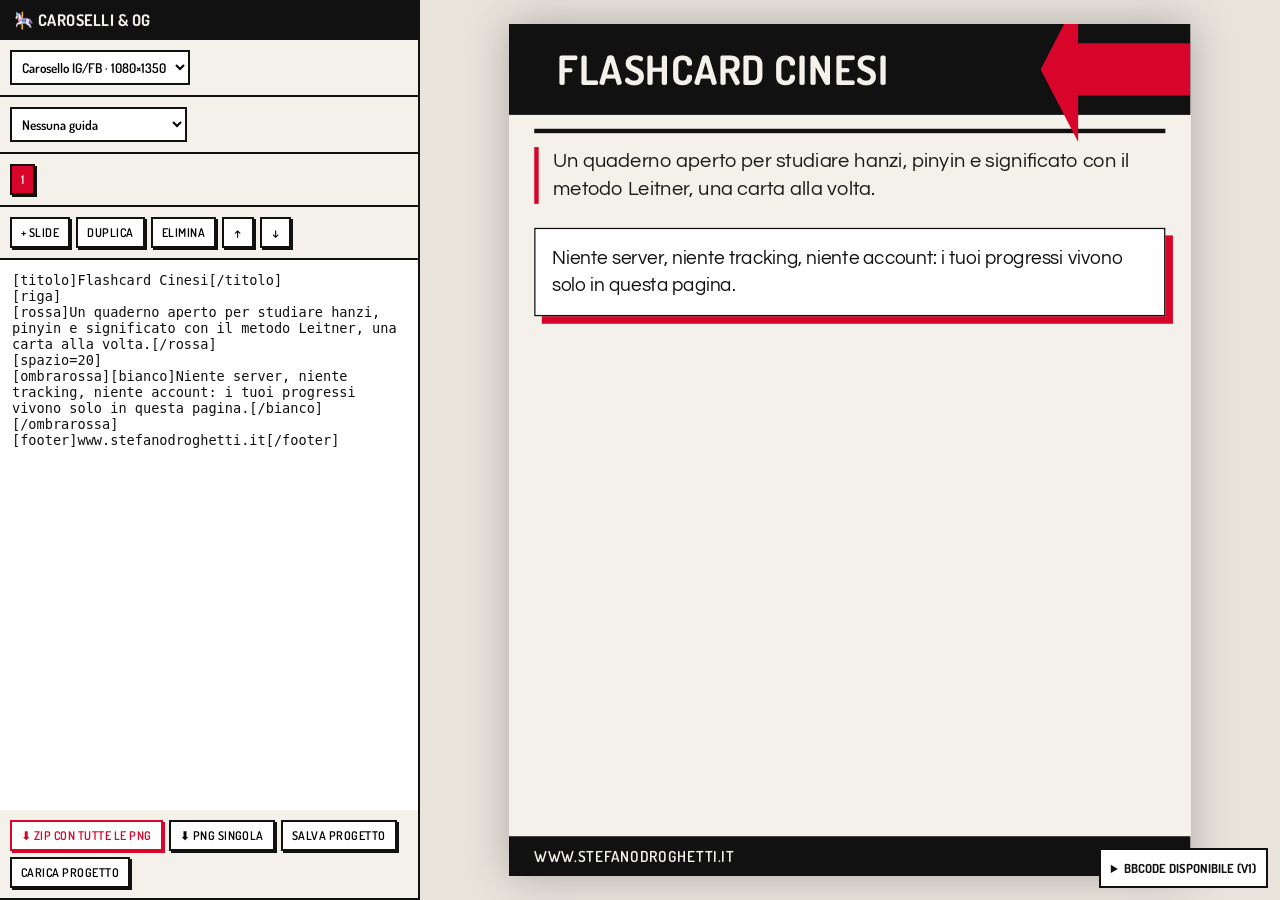
<file: tools/caroselli/index.html>
<!DOCTYPE html>
<html lang="it">
<head>
<meta charset="UTF-8">
<title>Caroselli & OG — fabbrica costruttivista</title>
<style>
  * { box-sizing: border-box; margin: 0; padding: 0; }
  body { font-family: 'Questrial', system-ui, sans-serif; background: #e8e4dc; color: #111; display: flex; height: 100vh; overflow: hidden; }
  aside { width: 420px; background: #f4f1ea; border-right: 2px solid #111; display: flex; flex-direction: column; }
  aside header { background: #111; color: #f4f1ea; padding: 10px 14px; font-family: 'Dosis', system-ui; font-weight: 700; text-transform: uppercase; letter-spacing: .03em; }
  .bar { display: flex; flex-wrap: wrap; gap: 6px; padding: 10px; border-bottom: 2px solid #111; }
  button { font-family: 'Dosis', system-ui; font-weight: 600; text-transform: uppercase; font-size: .75rem; letter-spacing: .04em; background: #fff; border: 2px solid #111; padding: 6px 9px; cursor: pointer; box-shadow: 2px 2px 0 #111; }
  button:hover { background: #111; color: #f4f1ea; }
  button.red { border-color: #d90429; color: #d90429; box-shadow: 2px 2px 0 #d90429; }
  button.red:hover { background: #d90429; color: #fff; }
  select { border: 2px solid #111; padding: 6px; font-family: 'Dosis', system-ui; font-weight: 600; background: #fff; }
  #slideList { display: flex; flex-wrap: wrap; gap: 6px; padding: 10px; border-bottom: 2px solid #111; }
  #slideList button.on { background: #d90429; color: #fff; }
  textarea { flex: 1; border: 0; padding: 12px; font-family: monospace; font-size: .85rem; resize: none; background: #fff; color: #111; outline: none; }
  main { flex: 1; display: block; overflow: auto; padding: 24px; }
  #scaler { position: relative; margin: 0 auto; box-shadow: 0 0 40px rgba(0,0,0,.25); overflow: hidden; }
  #frame { transform-origin: 0 0; }
  /* Guide: vivono dentro la slide, si scalano con lei, non si esportano mai */
  #guides { position: absolute; top: 0; left: 0; width: 100%; height: 100%; pointer-events: none; z-index: 5; }
  .guide-overlay { position: absolute; border: 2px dashed; }
    .guide-overlay.main { border-width: 4px; }
  .guide-label { position: absolute; font: 700 13px/1 'Dosis', system-ui; text-transform: uppercase; letter-spacing: .04em; padding: 3px 7px; color: #fff; white-space: nowrap; }
  details { position: fixed; right: 12px; bottom: 12px; background: #fff; border: 2px solid #111; padding: 10px; max-width: 380px; font-size: .78rem; z-index: 9; }
  details summary { font-family: 'Dosis', system-ui; font-weight: 700; cursor: pointer; text-transform: uppercase; }
  details code { background: #e8e4dc; padding: 0 3px; }
</style>
<style id="slidecss"></style>
</head>
<body>

<aside>
  <header>🎠 Caroselli &amp; OG</header>
  <div class="bar">
    <select id="fmt">
      <option value="carosello">Carosello IG/FB · 1080×1350</option>
      <option value="quadrato">Post quadrato · 1080×1080</option>
      <option value="og">Open Graph · 1200×630</option>
    </select>
  </div>
  <div class="bar">
    <select id="guideMode">
      <option value="none">Nessuna guida</option>
      <option value="main">Vista da tutti (intersezione)</option>
      <option value="all">Tutte le guide del formato</option>
    </select>
  </div>
  <div class="bar" id="slideList"></div>
  <div class="bar">
    <button id="addSlide">+ Slide</button>
    <button id="dupSlide">Duplica</button>
    <button id="delSlide">Elimina</button>
    <button id="upSlide">↑</button>
    <button id="downSlide">↓</button>
  </div>
  <textarea id="src" spellcheck="false"></textarea>
  <div class="bar">
    <button class="red" id="exportZip">⬇ ZIP con tutte le PNG</button>
    <button id="exportOne">⬇ PNG singola</button>
    <button id="saveProj">Salva progetto</button>
    <button id="loadProj">Carica progetto</button>
    <input type="file" id="loadFile" accept=".json" style="display:none">
  </div>
</aside>

<main>
  <div id="scaler">
    <div id="frame" class="slide"></div>
  </div>
</main>

<details>
  <summary>BBCode disponibile (v1)</summary>
  <p style="margin:8px 0">
    Blocchi (una riga ciascuno):<br>
    <code>[titolo]…[/titolo]</code> banda nera + freccia rossa<br>
    <code>[header]…[/header]</code> banda nera semplice<br>
    <code>[footer]…[/footer]</code> striscia nera in fondo al flusso<br>
    <code>[rossa]…[/rossa]</code> striscia rossa verticale + testo<br>
    <code>[bianco]…[/bianco]</code> rettangolo bianco bordato<br>
    <code>[nero]…[/nero]</code> rettangolo nero<br>
    <code>[ombrarossa][bianco]…[/bianco][/ombrarossa]</code> e <code>[ombranera]</code>: ombra dura<br>
    <code>[riga]</code> linea nera · <code>[spazio=40]</code> distanza · <code>[center]…[/center]</code><br><br>
    Inline: <code>[b] [i] [rosso] [crema] [size=34]…[/size] [font=dosis|questrial|wenkai]…[/font]</code><br>
    Il testo libero diventa paragrafo; le righe vuote separano i paragrafi.
  </p>
</details>

<script>
'use strict';
const $ = id => document.getElementById(id);

/* ================= CSS delle slide (condiviso anteprima/export) ================= */
const CSS_SLIDE = `
@font-face { font-family: 'Dosis'; font-weight: 600; src: url('/fonts/Dosis-SemiBold.ttf') format('truetype'); }
@font-face { font-family: 'Dosis'; font-weight: 700; src: url('/fonts/Dosis-Bold.ttf') format('truetype'); }
@font-face { font-family: 'Questrial'; src: url('/fonts/Questrial-Regular.ttf') format('truetype'); }
@font-face { font-family: 'LXGW WenKai GB'; src: url('/progetti/flashcard-cinesi/fonts/LXGWWenKaiGB-Regular.woff2') format('woff2'); }
* { box-sizing: border-box; margin: 0; padding: 0; }
.slide { position: relative; overflow: hidden; background: #f4f1ea; display: flex; flex-direction: column; }
.slide .band { background: #111; color: #f4f1ea; padding: .55em 1.2em; font-family: 'Dosis'; font-weight: 700; text-transform: uppercase; font-size: 64px; line-height: 1.15; letter-spacing: .02em; position: relative; }
.slide .band.arrow { padding-right: 26%; }
.slide .band.arrow::after { content: ""; position: absolute; right: 0; top: 50%; transform: translateY(-50%); height: 160%; width: 22%; background: #d90429; clip-path: polygon(0 50%, 25% 0, 25% 32%, 100% 32%, 100% 68%, 25% 68%, 25% 100%); }
.slide .rule { height: 7px; background: #111; margin: 22px 40px; }
.slide .tagline { margin: 0 40px 18px; border-left: 7px solid #d90429; padding-left: 22px; font-family: 'Questrial'; font-size: 32px; line-height: 1.4; color: #1a1a1a; }
.slide .box-white { background: #fff; border: 2px solid #111; margin: 0 40px 18px; padding: 26px; font-family: 'Questrial'; font-size: 30px; line-height: 1.4; }
.slide .box-black { background: #111; color: #f4f1ea; border: 2px solid #111; margin: 0 40px 18px; padding: 26px; font-family: 'Questrial'; font-size: 30px; line-height: 1.4; }
.slide .in { margin: 0; }
.slide .wrap { margin: 0 40px 18px; }
.slide .wrap .box-white, .slide .wrap .box-black { margin: 0; }
.slide .sh-black { box-shadow: 12px 12px 0 #111; }
.slide .sh-red { box-shadow: 12px 12px 0 #d90429; }
.slide .footerband { margin-top: auto; background: #111; color: #f4f1ea; font-family: 'Dosis'; font-weight: 600; letter-spacing: .06em; font-size: 24px; padding: 16px 40px; text-transform: uppercase; }
.slide p { font-family: 'Questrial'; font-size: 30px; line-height: 1.4; color: #111; margin: 0 40px 18px; }
.slide .center { text-align: center; }
.slide b { font-family: 'Dosis'; font-weight: 700; }
.slide .rosso { color: #d90429; }
.slide .crema { color: #f4f1ea; }
.slide .f-dosis { font-family: 'Dosis'; font-weight: 600; }
.slide .f-questrial { font-family: 'Questrial'; }
.slide .f-wenkai { font-family: 'LXGW WenKai GB', serif; }
`;
$('slidecss').textContent = CSS_SLIDE;

/* ================= Formati e stato ================= */
const FORMATS = {
  carosello: { w: 1080, h: 1350 },
  quadrato:  { w: 1080, h: 1080 },
  og:        { w: 1200, h: 630 }
};
let slides = [
  '[titolo]Flashcard Cinesi[/titolo]\n[riga]\n[rossa]Un quaderno aperto per studiare hanzi, pinyin e significato con il metodo Leitner, una carta alla volta.[/rossa]\n[spazio=20]\n[ombrarossa][bianco]Niente server, niente tracking, niente account: i tuoi progressi vivono solo in questa pagina.[/bianco][/ombrarossa]\n[footer]www.stefanodroghetti.it[/footer]'
];
let cur = 0;
let fmtKey = 'carosello';

/* ================= Parser BBCode ================= */
function esc(s) { return s.replace(/&/g, '&amp;').replace(/</g, '&lt;').replace(/>/g, '&gt;'); }
function inline(s) {
  return s
    .replace(/\[b\]/g, '<b>').replace(/\[\/b\]/g, '</b>')
    .replace(/\[i\]/g, '<i>').replace(/\[\/i\]/g, '</i>')
    .replace(/\[rosso\]/g, '<span class="rosso">').replace(/\[\/rosso\]/g, '</span>')
    .replace(/\[crema\]/g, '<span class="crema">').replace(/\[\/crema\]/g, '</span>')
    .replace(/\[size=(\d+)\]/g, '<span style="font-size:$1px">').replace(/\[\/size\]/g, '</span>')
    .replace(/\[font=(dosis|questrial|wenkai)\]/g, (m, f) => '<span class="f-' + f + '">').replace(/\[\/font\]/g, '</span>');
}
function innerBlock(s) {
  s = s.trim(); let m;
  if ((m = s.match(/^\[bianco\](.*)\[\/bianco\]$/))) return '<div class="box-white in">' + inline(esc(m[1])) + '</div>';
  if ((m = s.match(/^\[nero\](.*)\[\/nero\]$/)))     return '<div class="box-black in">' + inline(esc(m[1])) + '</div>';
  return '<div class="box-white in">' + inline(esc(s)) + '</div>';
}
function parseSlide(src) {
  const out = []; let para = []; let m;
  const flush = () => { if (para.length) { out.push('<p>' + para.join('<br>') + '</p>'); para = []; } };
  for (const raw of src.split('\n')) {
    const line = raw.trim();
    if (!line) { flush(); continue; }
    if ((m = line.match(/^\[titolo\](.*)\[\/titolo\]$/)))  { flush(); out.push('<div class="band arrow">' + inline(esc(m[1])) + '</div>'); continue; }
    if ((m = line.match(/^\[header\](.*)\[\/header\]$/)))  { flush(); out.push('<div class="band">' + inline(esc(m[1])) + '</div>'); continue; }
    if ((m = line.match(/^\[footer\](.*)\[\/footer\]$/)))  { flush(); out.push('<div class="footerband">' + inline(esc(m[1])) + '</div>'); continue; }
    if ((m = line.match(/^\[rossa\](.*)\[\/rossa\]$/)))    { flush(); out.push('<div class="tagline">' + inline(esc(m[1])) + '</div>'); continue; }
    if ((m = line.match(/^\[bianco\](.*)\[\/bianco\]$/)))  { flush(); out.push('<div class="box-white">' + inline(esc(m[1])) + '</div>'); continue; }
    if ((m = line.match(/^\[nero\](.*)\[\/nero\]$/)))      { flush(); out.push('<div class="box-black">' + inline(esc(m[1])) + '</div>'); continue; }
    if ((m = line.match(/^\[ombrarossa\](.*)\[\/ombrarossa\]$/))) { flush(); out.push('<div class="wrap sh-red">' + innerBlock(m[1]) + '</div>'); continue; }
    if ((m = line.match(/^\[ombranera\](.*)\[\/ombranera\]$/)))   { flush(); out.push('<div class="wrap sh-black">' + innerBlock(m[1]) + '</div>'); continue; }
    if ((m = line.match(/^\[center\](.*)\[\/center\]$/)))  { flush(); out.push('<div class="center"><p>' + inline(esc(m[1])) + '</p></div>'); continue; }
    if (line === '[riga]') { flush(); out.push('<div class="rule"></div>'); continue; }
    if ((m = line.match(/^\[spazio=(\d+)\]$/))) { flush(); out.push('<div style="height:' + m[1] + 'px"></div>'); continue; }
    para.push(inline(esc(line)));
  }
  flush();
  return out.join('\n');
}

/* ================= Anteprima (le guide vivono DENTRO la slide) ================= */
let guidesEl = null;
function renderPreview() {
  const f = FORMATS[fmtKey];
  const frame = $('frame');
  const mainEl = document.querySelector('main');
  const availW = mainEl.clientWidth - 48;
  const availH = mainEl.clientHeight - 48;
  const scale = Math.min(availW / f.w, availH / f.h, 1);
  frame.style.width = f.w + 'px';
  frame.style.height = f.h + 'px';
  frame.style.transform = 'scale(' + scale + ')';
  frame.innerHTML = parseSlide(slides[cur]);
  if (!guidesEl) { guidesEl = document.createElement('div'); guidesEl.id = 'guides'; }
  frame.appendChild(guidesEl);
  $('scaler').style.width = Math.round(f.w * scale) + 'px';
  $('scaler').style.height = Math.round(f.h * scale) + 'px';
  renderGuides();
}
function renderList() {
  const box = $('slideList'); box.innerHTML = '';
  slides.forEach((_, i) => {
    const b = document.createElement('button');
    b.textContent = (i + 1);
    if (i === cur) b.classList.add('on');
    b.onclick = () => { cur = i; $('src').value = slides[cur]; renderList(); renderPreview(); };
    box.appendChild(b);
  });
}

/* ================= Guide v2: formato-consapevoli ================= */
const full = (w, h) => ({ x: 0, y: 0, w, h });
const squareCenter = (w, h) => { const s = Math.min(w, h); return { x: (w - s) / 2, y: (h - s) / 2, w: s, h: s }; };
const band = (w, h, ratio) => { const bw = Math.min(w, h * ratio); const bh = bw / ratio; return { x: (w - bw) / 2, y: (h - bh) / 2, w: bw, h: bh }; };

function guidesForFormat() {
  if (fmtKey === 'carosello') return [
    { main: true,  label: 'VISTA DA TUTTI (intersezione)', color: '#d90429', calc: squareCenter },
    { main: false, label: 'Instagram feed e carosello: tutto', color: '#00c853', calc: full },
    { main: false, label: 'FB/WhatsApp come link: banda 1.91:1', color: '#1da1f2', calc: (w, h) => band(w, h, 1.91) }
  ];
  if (fmtKey === 'og') return [
    { main: true,  label: 'VISTA DA TUTTI (intersezione)', color: '#d90429', calc: squareCenter },
    { main: false, label: 'Facebook e Mastodon: tutto', color: '#00c853', calc: full },
    { main: false, label: 'Mastodon card: banda 16:9', color: '#1da1f2', calc: (w, h) => band(w, h, 16 / 9) }
  ];
  return [
    { main: true,  label: 'VISTA DA TUTTI come media', color: '#d90429', calc: full },
    { main: false, label: 'Se riusata come og/link: banda 1.91:1', color: '#1da1f2', calc: (w, h) => band(w, h, 1.91) }
  ];
}
function renderGuides() {
  const box = guidesEl;
  if (!box) return;
  box.innerHTML = '';
  const mode = $('guideMode').value;
  if (mode === 'none') return;
  const f = FORMATS[fmtKey];
  const list = guidesForFormat().filter(g => mode === 'all' || g.main);
  list.forEach((g, i) => {
    const r = g.calc(f.w, f.h);
    const o = document.createElement('div');
    o.className = 'guide-overlay' + (g.main ? ' main' : '');
    o.style.left = r.x + 'px'; o.style.top = r.y + 'px';
    o.style.width = r.w + 'px'; o.style.height = r.h + 'px';
    o.style.borderColor = g.color;
    o.style.background = g.main ? g.color + '14' : 'transparent';
    const l = document.createElement('div');
    l.className = 'guide-label';
    l.textContent = g.label;
    l.style.left = (r.x + 6) + 'px';
    l.style.top = (r.y + 6 + i * 26) + 'px';
    l.style.background = g.color;
    box.appendChild(o); box.appendChild(l);
  });
}

/* ================= Font incorporati per l'export ================= */
const FONT_FILES = {
  dosis600:  ['/fonts/Dosis-SemiBold.ttf', 600, 'Dosis', 'truetype'],
  dosis700:  ['/fonts/Dosis-Bold.ttf', 700, 'Dosis', 'truetype'],
  questrial: ['/fonts/Questrial-Regular.ttf', 400, 'Questrial', 'truetype'],
  wenkai:    ['/progetti/flashcard-cinesi/fonts/LXGWWenKaiGB-Regular.woff2', 400, 'LXGW WenKai GB', 'woff2']
};
const fontCache = {};
async function fontFaceCSS(keys) {
  let css = '';
  for (const k of keys) {
    if (!fontCache[k]) {
      const [url, w, fam, fmt] = FONT_FILES[k];
      const buf = await (await fetch(url)).arrayBuffer();
      const u = new Uint8Array(buf); let bin = '';
      for (let i = 0; i < u.length; i += 8192) bin += String.fromCharCode.apply(null, u.subarray(i, i + 8192));
      fontCache[k] = "@font-face{font-family:'" + fam + "';font-weight:" + w +
        ";src:url(data:font/" + fmt + ";base64," + btoa(bin) + ") format('" + fmt + "');}";
    }
    css += fontCache[k];
  }
  return css;
}

/* ================= Render PNG (foreignObject) ================= */
async function renderSlidePNG(src, f) {
  const html = parseSlide(src);
  const keys = ['dosis600', 'dosis700', 'questrial'];
  if (html.includes('wenkai')) keys.push('wenkai');
  const css = CSS_SLIDE + await fontFaceCSS(keys);
  const svg = '<svg xmlns="http://www.w3.org/2000/svg" width="' + f.w + '" height="' + f.h + '">' +
    '<foreignObject width="100%" height="100%"><div xmlns="http://www.w3.org/1999/xhtml"><style>' + css +
    '</style><div class="slide" style="width:' + f.w + 'px;height:' + f.h + 'px">' + html + '</div></div></foreignObject></svg>';
  const img = new Image();
  await new Promise((res, rej) => { img.onload = res; img.onerror = rej;
    img.src = 'data:image/svg+xml;charset=utf-8,' + encodeURIComponent(svg); });
  const c = document.createElement('canvas'); c.width = f.w; c.height = f.h;
  c.getContext('2d').drawImage(img, 0, 0);
  return await new Promise(res => c.toBlob(res, 'image/png'));
}

/* ================= ZIP senza librerie ================= */
function crc32(u8) {
  let crc = 0xFFFFFFFF;
  for (let i = 0; i < u8.length; i++) {
    let c = (crc ^ u8[i]) & 0xFF;
    for (let k = 0; k < 8; k++) c = (c & 1) ? (0xEDB88320 ^ (c >>> 1)) : (c >>> 1);
    crc = (crc >>> 8) ^ c;
  }
  return (crc ^ 0xFFFFFFFF) >>> 0;
}
function makeZip(entries) {
  const enc = new TextEncoder(); const chunks = []; const central = []; let offset = 0;
  for (const e of entries) {
    const name = enc.encode(e.name); const data = e.uint8; const crc = crc32(data);
    const loc = new DataView(new ArrayBuffer(30));
    loc.setUint32(0, 0x04034b50, true); loc.setUint16(4, 20, true); loc.setUint32(14, crc, true);
    loc.setUint32(18, data.length, true); loc.setUint32(22, data.length, true); loc.setUint16(26, name.length, true);
    chunks.push(new Uint8Array(loc.buffer), name, data);
    const cen = new DataView(new ArrayBuffer(46));
    cen.setUint32(0, 0x02014b50, true); cen.setUint16(4, 20, true); cen.setUint16(6, 20, true);
    cen.setUint32(16, crc, true); cen.setUint32(20, data.length, true); cen.setUint32(24, data.length, true);
    cen.setUint16(28, name.length, true); cen.setUint32(42, offset, true);
    central.push(new Uint8Array(cen.buffer), name);
    offset += 30 + name.length + data.length;
  }
  let cdSize = 0; central.forEach(c => cdSize += c.length);
  const end = new DataView(new ArrayBuffer(22));
  end.setUint32(0, 0x06054b50, true); end.setUint16(8, entries.length, true);
  end.setUint16(10, entries.length, true); end.setUint32(12, cdSize, true); end.setUint32(16, offset, true);
  const all = chunks.concat(central, [new Uint8Array(end.buffer)]);
  const total = all.reduce((s, a) => s + a.length, 0);
  const out = new Uint8Array(total); let p = 0;
  for (const a of all) { out.set(a, p); p += a.length; }
  return new Blob([out], { type: 'application/zip' });
}
function download(blob, nome) {
  const a = document.createElement('a');
  a.href = URL.createObjectURL(blob); a.download = nome; a.click();
  setTimeout(() => URL.revokeObjectURL(a.href), 4000);
}

/* ================= Azioni ================= */
$('fmt').onchange = e => { fmtKey = e.target.value; renderPreview(); };
$('guideMode').onchange = () => renderGuides();
$('src').oninput = () => { slides[cur] = $('src').value; renderPreview(); };
$('addSlide').onclick = () => { slides.splice(cur + 1, 0, '[titolo]Nuova slide[/titolo]\n[riga]\n'); cur++; $('src').value = slides[cur]; renderList(); renderPreview(); };
$('dupSlide').onclick = () => { slides.splice(cur + 1, 0, slides[cur]); cur++; $('src').value = slides[cur]; renderList(); renderPreview(); };
$('delSlide').onclick = () => { if (slides.length === 1) return; slides.splice(cur, 1); cur = Math.min(cur, slides.length - 1); $('src').value = slides[cur]; renderList(); renderPreview(); };
$('upSlide').onclick = () => { if (cur === 0) return; [slides[cur - 1], slides[cur]] = [slides[cur], slides[cur - 1]]; cur--; $('src').value = slides[cur]; renderList(); renderPreview(); };
$('downSlide').onclick = () => { if (cur === slides.length - 1) return; [slides[cur + 1], slides[cur]] = [slides[cur], slides[cur + 1]]; cur++; $('src').value = slides[cur]; renderList(); renderPreview(); };
$('exportOne').onclick = async () => {
  const blob = await renderSlidePNG(slides[cur], FORMATS[fmtKey]);
  download(blob, 'slide-' + String(cur + 1).padStart(2, '0') + '.png');
};
$('exportZip').onclick = async () => {
  const entries = [];
  for (let i = 0; i < slides.length; i++) {
    const blob = await renderSlidePNG(slides[i], FORMATS[fmtKey]);
    entries.push({ name: 'slide-' + String(i + 1).padStart(2, '0') + '.png', uint8: new Uint8Array(await blob.arrayBuffer()) });
  }
  download(makeZip(entries), 'carosello-' + fmtKey + '.zip');
};
$('saveProj').onclick = () => download(new Blob([JSON.stringify({ format: fmtKey, slides }, null, 2)], { type: 'application/json' }), 'carosello-progetto.json');
$('loadProj').onclick = () => $('loadFile').click();
$('loadFile').onchange = async e => {
  const f = e.target.files[0]; if (!f) return;
  const data = JSON.parse(await f.text());
  slides = data.slides && data.slides.length ? data.slides : slides;
  fmtKey = data.format || fmtKey; $('fmt').value = fmtKey;
  cur = 0; $('src').value = slides[cur]; renderList(); renderPreview();
};
window.addEventListener('resize', renderPreview);

/* ================= Avvio ================= */
$('src').value = slides[cur];
renderList();
renderPreview();
</script>
</body>
</html>
</file>
<file: style.css>
/* Reset e Base */
* { margin: 0; padding: 0; box-sizing: border-box; }

/* Font locali - sostituiscono Google Fonts */
@font-face {
    font-family: 'Dosis';
    font-style: normal;
    font-weight: 400;
    font-display: swap;
    src: url('/fonts/Dosis-Regular.ttf') format('truetype');
}

@font-face {
    font-family: 'Dosis';
    font-style: normal;
    font-weight: 500;
    font-display: swap;
    src: url('/fonts/Dosis-Medium.ttf') format('truetype');
}

@font-face {
    font-family: 'Dosis';
    font-style: normal;
    font-weight: 600;
    font-display: swap;
    src: url('/fonts/Dosis-SemiBold.ttf') format('truetype');
}

@font-face {
    font-family: 'Dosis';
    font-style: normal;
    font-weight: 700;
    font-display: swap;
    src: url('/fonts/Dosis-Bold.ttf') format('truetype');
}

@font-face {
    font-family: 'Questrial';
    font-style: normal;
    font-weight: 400;
    font-display: swap;
    src: url('/fonts/Questrial-Regular.ttf') format('truetype');
}

/* Sfondo della pagina (più scuro per creare il "frame") */
body {
    font-family: 'Questrial', sans-serif;
    background-color: #e8e4dc; /* Leggermente più scuro dell'attuale */
    color: #1a1a1a;
    line-height: 1.45;
    max-width: 1200px;
    margin: 0 auto;
    padding: 3rem 2rem;
}

/* Contenitore principale (la "colonna" del testo) */
main {
    background-color: #f4f1ea; /* Colore carta attuale */
    padding: 4rem 3rem;
    box-shadow: 0 0 40px rgba(0,0,0,0.08); /* Ombra leggera per stacco */
}

/* Tipografia */
h1, h2, h3 {
    font-family: 'Dosis', sans-serif;
    font-weight: 600; /* Manteniamo il peso elegante, non nerettone */
    text-transform: uppercase;
    letter-spacing: -0.01em; /* Kerning stretto */
    line-height: 1.1;
    color: #111;
}

h1 {
    font-size: clamp(2.6rem, 5.2vw, 4rem); /* +30% rispetto a prima */
    margin-bottom: 0.5rem;
}

h2 {
    font-size: 2.1rem; /* +30% rispetto a prima */
    margin-top: 2.5rem; 
    margin-bottom: 1rem;
    border-bottom: 2px solid #111;
    padding-bottom: 0.3rem;
    display: inline-block;
}

h3 {
    font-size: 1.4rem; /* +30% rispetto a prima */
    font-weight: 700;
    margin-top: 1.5rem;
    margin-bottom: 0.5rem;
    color: #d90429;
    letter-spacing: 0.02em;
}

.bio p {
    white-space: pre-line; /* Rispetta i ritorni a capo del testo */
    margin-bottom: 1.5rem;
}

p {
    white-space: pre-line;
    margin-bottom: 1rem;
}

.tagline {
    font-family: 'Dosis', sans-serif;
    font-size: 1.3rem;
    font-weight: 500;
    font-style: italic;
    color: #555;
    margin-bottom: 2rem;
    letter-spacing: 0;
}

.age {
    font-size: 0.9rem;
    color: #888;
    font-style: italic;
    margin-top: -0.5rem;
}

/* Sezioni specifiche */
.manifesto {
    border-left: 4px solid #d90429;
    padding-left: 1.5rem;
    margin: 2rem 0;
}

/* Stile Prompt (identico agli Eventi) */
.prompt-item {
    margin: 1.5rem 0;
    padding: 1.2rem;
    background-color: #fff;
    border: 2px solid #111;
    box-shadow: 4px 4px 0 #111;
    border-left: 4px solid #d90429; /* Dettaglio rosso */
}

.prompt-item h3 {
    margin-top: 0;
    margin-bottom: 0.8rem;
    font-size: 1.1rem;
    color: #d90429;
}

.prompt-box {
    background-color: transparent; /* Via il nero */
    padding: 0;
    border: none;
}

.prompt-box code {
    display: block;
    white-space: pre-wrap;
    color: #1a1a1a; /* Testo scuro */
    font-family: 'Courier New', monospace;
    font-size: 0.95rem;
    line-height: 1.5;
}

.prompt-desc {
    font-size: 0.95rem;
    color: #555;
    margin-bottom: 0.8rem;
    font-style: italic;
}

/* Liste e Link */
ul { list-style: none; padding-left: 0; }
li {
    margin-bottom: 0.8rem;
    font-size: 1.05rem;
    position: relative;
    padding-left: 1.2rem;
}
li::before {
    content: "■";
    color: #d90429;
    position: absolute;
    left: 0;
    font-size: 0.7rem;
    top: 0.35rem;
}

a {
    color: #111;
    text-decoration: none;
    border-bottom: 1px solid #111;
    transition: all 0.2s ease;
    font-weight: 700;
}
a:hover {
    background-color: #d90429;
    color: #fff;
    border-bottom-color: #d90429;
}

/* Eventi */
.event {
    margin: 1rem 0;
    padding: 1.2rem;
    background-color: #fff;
    border: 2px solid #111;
    box-shadow: 4px 4px 0 #111;
}
.event.future { border-left: 4px solid #d90429; }
.event.past { opacity: 0.5; box-shadow: none; border-style: dashed; }

/* Griglia Supporto */
.support-grid {
    display: grid;
    grid-template-columns: repeat(auto-fit, minmax(280px, 1fr));
    gap: 1.5rem;
    margin-top: 1.5rem;
}
.support-box {
    background-color: #fff;
    border: 2px solid #111;
    padding: 1.5rem;
    display: flex;
    flex-direction: column;
    gap: 0.8rem;
    transition: transform 0.2s ease;
    overflow: hidden;
}
.support-box:hover {
    transform: translate(-3px, -3px);
    box-shadow: 6px 6px 0 #111;
}
.support-box h3 {
    font-size: 1.3rem;
    color: #111;
    margin: 0;
    border-bottom: 2px solid #d90429;
    padding-bottom: 0.3rem;
}
.support-desc { font-size: 0.95rem; color: #555; flex-grow: 1; }
.support-link {
    display: inline-block;
    background-color: #111;
    color: #fff;
    padding: 0.6rem 1.2rem;
    text-align: center;
    border: none;
    text-decoration: none;
    font-family: 'Dosis', sans-serif;
    font-weight: 700;
    text-transform: uppercase;
    letter-spacing: 0.05em;
    font-size: 0.9rem;
}
.support-link:hover { background-color: #d90429; color: #fff; }
.support-iframe { width: 100%; display: flex; justify-content: center; }
.support-iframe iframe, .support-iframe form { max-width: 100%; border: none; }

/* Footer */
footer {
    margin-top: 4rem;
    padding-top: 1.5rem;
    border-top: 2px solid #111;
    font-size: 0.85rem;
    color: #555;
    text-align: center;
    font-family: 'Dosis', sans-serif;
    letter-spacing: 0.05em;
}

/* Scroll fluido */
html {
    scroll-behavior: smooth;
}

.site-nav ul {
    list-style: none;
    padding: 0;
    margin: 0;
}

.site-nav li {
    margin-bottom: 0.8rem;
    padding-left: 0;
    position: relative;
}

.site-nav li::before {
    content: none; /* Rimuove il quadratino rosso delle liste normali */
}

.site-nav a {
    font-family: 'Dosis', sans-serif;
    font-size: 12px;
    font-weight: 500;
    text-transform: uppercase;
    letter-spacing: 0.05em;
    color: #555;
    text-decoration: none;
    border-bottom: none;
    transition: all 0.2s ease;
    display: inline-block;
    padding-left: 0;
}

.site-nav a:hover {
    color: #d90429;
    padding-left: 8px;
    background-color: transparent;
}

/* Trattino rosso al hover */
.site-nav a::before {
    content: "—";
    color: #d90429;
    opacity: 0;
    margin-right: 4px;
    transition: opacity 0.2s ease;
}

.site-nav a:hover::before {
    opacity: 1;
}

/* =========================================
   MENU UNIVERSALE - Barra fissa in basso
   (desktop e mobile, stile banda da manifesto)
   ========================================= */
.site-nav {
    position: fixed;
    top: auto;
    bottom: 0;
    left: 0;
    right: 0;
    background-color: #111;
    border-top: 3px solid #d90429;  /* Il filetto rosso da poster */
    padding: 0.7rem 0;
    z-index: 1000;
    box-shadow: 0 -4px 14px rgba(0,0,0,0.25);
}

.site-nav ul {
    display: flex;
    flex-wrap: wrap;          /* I link vanno a capo invece di scorrere */
    justify-content: center;
    gap: 0.5rem 2.2rem;
    list-style: none;
    margin: 0 auto;
    padding: 0.4rem 1.5rem;
    max-width: 100%;
}

.site-nav ul::-webkit-scrollbar { display: none; }

.site-nav li {
    margin: 0;
    padding: 0;
    white-space: nowrap;
    flex-shrink: 0;
}

.site-nav li::before { content: none; }

.site-nav a {
    font-family: 'Dosis', sans-serif;
    font-size: 12px;
    font-weight: 600;
    text-transform: uppercase;
    letter-spacing: 0.1em;
    color: #f4f1ea;
    text-decoration: none;
    border-bottom: none;
    padding: 0;
    background: transparent;
}

.site-nav a::before { content: none; }

.site-nav a:hover {
    color: #d90429;
    background: transparent;
    padding: 0;
}

/* Spazio in fondo: la barra non deve coprire il footer */
body { padding-bottom: 4.5rem; }

}

/* Descrizioni sotto i link */
.link-desc {
    display: block;
    font-size: 0.9rem;
    color: #666;
    font-style: italic;
    margin-top: 0.3rem;
    font-weight: normal;
}

li a {
    font-weight: 700;
    text-decoration: none;
    border-bottom: 1px solid #111;
}

li a:hover {
    background-color: #d90429;
    color: #fff;
}

/* =========================================
   MOBILE - Rimuove il bordo scuro
   ========================================= */
@media (max-width: 768px) {
    body {
        background-color: #f4f1ea; /* Stesso colore del main, niente più bordo */
        padding-left: 0.5rem;
        padding-right: 0.5rem;
    }
    
    main {
        padding: 2rem 1rem; /* Riduci il padding su mobile */
    }
}

/* Descrizione piccola e giustificata nei box supporto */
.support-desc {
    font-family: 'Dosis', sans-serif;
    font-weight: 400;
    font-size: 0.75rem;
    line-height: 1.3;
    text-align: justify;
    hyphens: auto;
    color: #555;
    flex-grow: 1;
    margin: 0.5rem 0;
}

/* Hint per i box QR code */
.support-hint {
    font-size: 0.7rem;
    color: #d90429;
    font-style: italic;
    margin-top: 0.3rem;
}

/* Support box inner (per uniformare link e div) */
.support-box-inner {
    display: flex;
    flex-direction: column;
    gap: 0.5rem;
    height: 100%;
    text-decoration: none;
    color: inherit;
}

.support-box-inner:hover {
    color: inherit;
}

/* Modal per QR code */
.qrcode-modal {
    display: none;
    position: fixed;
    top: 0;
    left: 0;
    width: 100%;
    height: 100%;
    background-color: rgba(17, 17, 17, 0.9);
    z-index: 2000;
    justify-content: center;
    align-items: center;
    padding: 1rem;
}

.qrcode-modal.active {
    display: flex;
}

.modal-content {
    background-color: #f4f1ea;
    border: 3px solid #111;
    padding: 2rem;
    max-width: 400px;
    width: 100%;
    position: relative;
    box-shadow: 8px 8px 0 #d90429;
}

.modal-close {
    position: absolute;
    top: 0.5rem;
    right: 0.5rem;
    background: #111;
    color: #fff;
    border: none;
    width: 32px;
    height: 32px;
    font-size: 1.2rem;
    cursor: pointer;
    border-radius: 2px;
}

.modal-close:hover {
    background: #d90429;
}

.modal-content h3 {
    font-family: 'Dosis', sans-serif;
    font-size: 1.5rem;
    margin-bottom: 1.5rem;
    text-align: center;
    border-bottom: 2px solid #d90429;
    padding-bottom: 0.5rem;
}

.modal-qr-image {
    width: 100%;
    max-width: 300px;
    display: block;
    margin: 0 auto 1.5rem;
    border: 2px solid #111;
    background: #fff;
}

.modal-instructions {
    text-align: center;
    font-size: 0.9rem;
    color: #555;
    margin-bottom: 1rem;
}

.modal-mobile-hint {
    font-size: 0.75rem;
    color: #888;
    text-align: center;
    font-style: italic;
    border-top: 1px dashed #999;
    padding-top: 0.8rem;
    margin-top: 0.8rem;
}

/* === FIX LOGHI NEI BOX DI SUPPORTO === */
.support-logo {
    display: flex;
    justify-content: center;
    align-items: center;
    margin: 0.5rem 0 1rem;
}

/* Il CSS vince sugli attributi width/height in millimetri dentro l'SVG */
.support-logo svg {
    width: 96px;
    height: auto;
    max-width: 100%;
}

/* Il box intero è un link: neutralizza lo stile hover generico dei link
   (sfondo rosso e sottolineatura) che altrimenti sporca la descrizione */
a.support-box-inner,
a.support-box-inner:hover {
    background-color: transparent;
    color: inherit;
    border-bottom: none;
}

/* Loghi grandi: 80% della larghezza del box */
.support-logo svg {
    width: 80%;
    height: auto;
}

/* === SUPPORTO COMPATTO: sei tessere in una fila === */
.support-grid {
    grid-template-columns: repeat(auto-fit, minmax(150px, 1fr));
    gap: 1rem;
}

.support-box {
    padding: 0.9rem 0.7rem;
    gap: 0.5rem;
}

.support-box h3 {
    font-size: 1.05rem;
    padding-bottom: 0.3rem;
}

.support-logo {
    margin: 0.3rem 0 0.5rem;
}

.support-logo svg {
    width: 60%;
    max-width: 72px;
    height: auto;
}

.support-desc {
    font-size: 0.78rem;
    line-height: 1.35;
}

.support-hint {
    font-size: 0.72rem;
}

/* === RITOCCHI BOX SUPPORTO: titoli più piccoli, icone più grandi === */
.support-box h3 {
    font-size: 0.85rem;
    letter-spacing: 0.04em;
}

.support-logo svg {
    width: 80%;
    max-width: none;
    height: auto;
}

/* === TORNA SU: cuneo rosso costruttivista (cit. Lissitzky, 1919) === */
.back-to-top {
    position: fixed;
    right: 1.2rem;
    bottom: calc(var(--nav-h, 46px) + 14px);
    width: 46px;
    height: 40px;
    border: none;
    padding: 0;
    background: #d90429;
    clip-path: polygon(50% 0, 100% 100%, 0 100%);
    filter: drop-shadow(3px 3px 0 #111);
    cursor: pointer;
    opacity: 0;
    transform: translateY(14px);
    pointer-events: none;
    transition: opacity 0.3s ease, transform 0.3s ease;
    z-index: 999;
}
.back-to-top.visible {
    opacity: 0.92;
    transform: translateY(0);
    pointer-events: auto;
}
.back-to-top:hover,
.back-to-top:focus-visible {
    opacity: 1;
    transform: translateY(-4px);
}
@media (max-width: 768px) {
    .back-to-top { right: 0.8rem; width: 40px; height: 35px; }
}

/* === HEADER COSTRUTTIVISTA: banda nera + freccia rossa === */
.site-header {
    margin-bottom: 3rem;
}

.header-band {
    position: relative;
    background: #111;
    padding: 0.55em 1rem;
}

.header-band h1 {
    position: relative;
    z-index: 2;              /* il nome resta sopra la freccia */
    color: #f4f1ea;
    margin: 0;
    display: inline-block;
    font-size: clamp(2rem, 7vw, 4rem);
    line-height: 1.05;
}

/* La freccia: un solo div ritagliato a punta+asta */
.header-arrow {
    position: absolute;
    right: 0;
    top: 50%;
    transform: translateY(-50%);
    height: 170%;            /* sborda sopra e sotto la banda, come nello schizzo */
    width: clamp(140px, 34vw, 460px);
    background: #d90429;
    clip-path: polygon(0 50%, 32% 0, 32% 32%, 100% 32%, 100% 68%, 32% 68%, 32% 100%);
    z-index: 1;
}

/* Il filetto nero sotto la banda */
.header-rule {
    height: 7px;
    background: #111;
    width: clamp(180px, 46%, 560px);
    margin: 1rem 0 1.4rem 0.5rem;
}

/* Tagline col montante rosso, stile manifesto */
.site-header .tagline {
    font-family: 'Questrial', sans-serif;
    font-style: normal;
    font-size: clamp(1.05rem, 2.4vw, 1.45rem);
    color: #1a1a1a;
    border-left: 7px solid #d90429;
    padding-left: 1.1rem;
    margin: 0;
    max-width: 46em;
}

/* === FRECCIA v2: angolo 45°, sforo ridotto === */
.header-arrow {
    height: auto;
    aspect-ratio: 3.4;      /* altezza = larghezza / 3.4: angolo costante */
    width: clamp(160px, 30vw, 420px);
    clip-path: polygon(0 50%, 15% 0, 15% 32%, 100% 32%, 100% 68%, 15% 68%, 15% 100%);
}

/* === FILETTO NERO: più lungo === */
.header-rule {
    width: clamp(220px, 62%, 780px);
}


/* === FRECCIA v3: testa equilatera (60°), sorella del cuneo "top" === */
.header-arrow {
    height: auto;
    aspect-ratio: 3.464;
    width: clamp(160px, 30vw, 420px);
    clip-path: polygon(0 50%, 25% 0, 25% 32%, 100% 32%, 100% 68%, 25% 68%, 25% 100%);
}

/* === FRECCIA v4: più cicciotta, meno sforo === */
.header-arrow {
    height: 135%;              /* sfora solo del 17.5% sopra/sotto (era 35%) */
    width: clamp(140px, 26vw, 360px);  /* più piccola */
    clip-path: polygon(0 50%, 22% 0, 22% 22%, 100% 22%, 100% 78%, 22% 78%, 22% 100%);
    /* asta cicciotta: 22%/78% = 56% dell'altezza (era 36%) */
}

/* === Allinea le linee nere sopra/sotto la freccia al filetto (7px esatti) === */
.header-arrow {
    height: calc(100% + 14px);
}

/* === FRECCIA v5: ritorno alla versione "cicciotta" con linee nere visibili === */
.header-arrow {
    height: 135%;
    width: clamp(140px, 26vw, 360px);
    clip-path: polygon(0 50%, 22% 0, 22% 22%, 100% 22%, 100% 78%, 22% 78%, 22% 100%);
}

/* === FRECCIA v6: testa equilatera che sbuca, asta con 7px sopra/sotto === */
.header-arrow {
    height: calc(100% + 14px);
    width: clamp(140px, 26vw, 360px);
    clip-path: polygon(0 50%, 22% 0, 22% 22%, 100% 22%, 100% 78%, 22% 78%, 22% 100%);
}

/* === FILETTO NERO: tutta la larghezza, sotto la freccia === */
.header-rule {
    width: 100%;
    margin: 1rem 0 1.4rem 0;
    z-index: 0;
}

/* === MENU "BASE" DEL MANIFESTO === */
.site-nav {
    /* Centra la barra */
    left: 50% !important;
    transform: translateX(-50%) !important;
    /* Larghezza = colonna di testo + piccolo margine laterale */
    width: calc(100% - 2rem) !important;
    max-width: 1220px !important;
}

/* Su schermi grandi: la barra si allinea perfettamente ai bordi della colonna */
@media (min-width: 1240px) {
    .site-nav {
        width: calc(100% - 4rem) !important;
        max-width: 1200px !important;
    }
}

/* === Elenchi nella bio più compatti === */
.bio ul {
    margin: 0.5rem 0;
    padding-left: 1.5rem;
}
.bio li {
    margin: 0.2rem 0;
    line-height: 1.4;
}

/* === BOX PDF GUIDE STORICHE === */
.guide-intro {
    font-weight: 600;
    margin: 2rem 0 1rem 0;
    color: #1a1a1a;
}

.guide-grid {
    display: grid;
    grid-template-columns: repeat(auto-fill, minmax(280px, 1fr));
    gap: 1rem;
    margin-bottom: 2rem;
}

.guide-box {
    display: flex;
    flex-direction: column;
    align-items: flex-start;
    background-color: #f4f1ea;
    border: 1px solid #111;
    border-left: 5px solid #d90429;
    padding: 0.8rem 1rem;
    text-decoration: none;
    color: #1a1a1a;
    transition: transform 0.15s ease, box-shadow 0.15s ease;
    position: relative;
}

.guide-box:hover {
    transform: translateY(-2px);
    box-shadow: 4px 4px 0 #111;
    background-color: #fff;
}

.guide-icon {
    font-size: 1.4rem;
    margin-bottom: 0.3rem;
}

.guide-title {
    font-weight: 700;
    font-size: 0.95rem;
    color: #111;
    margin-bottom: 0.2rem;
}

.guide-desc {
    font-size: 0.8rem;
    color: #555;
    line-height: 1.3;
}

/* Su mobile: una colonna */
@media (max-width: 600px) {
    .guide-grid {
        grid-template-columns: 1fr;
    }
}

/* === Intro per i prompt === */
.prompt-intro {
    font-weight: 600;
    margin: 2.5rem 0 1rem 0;
    color: #1a1a1a;
}
</file>
